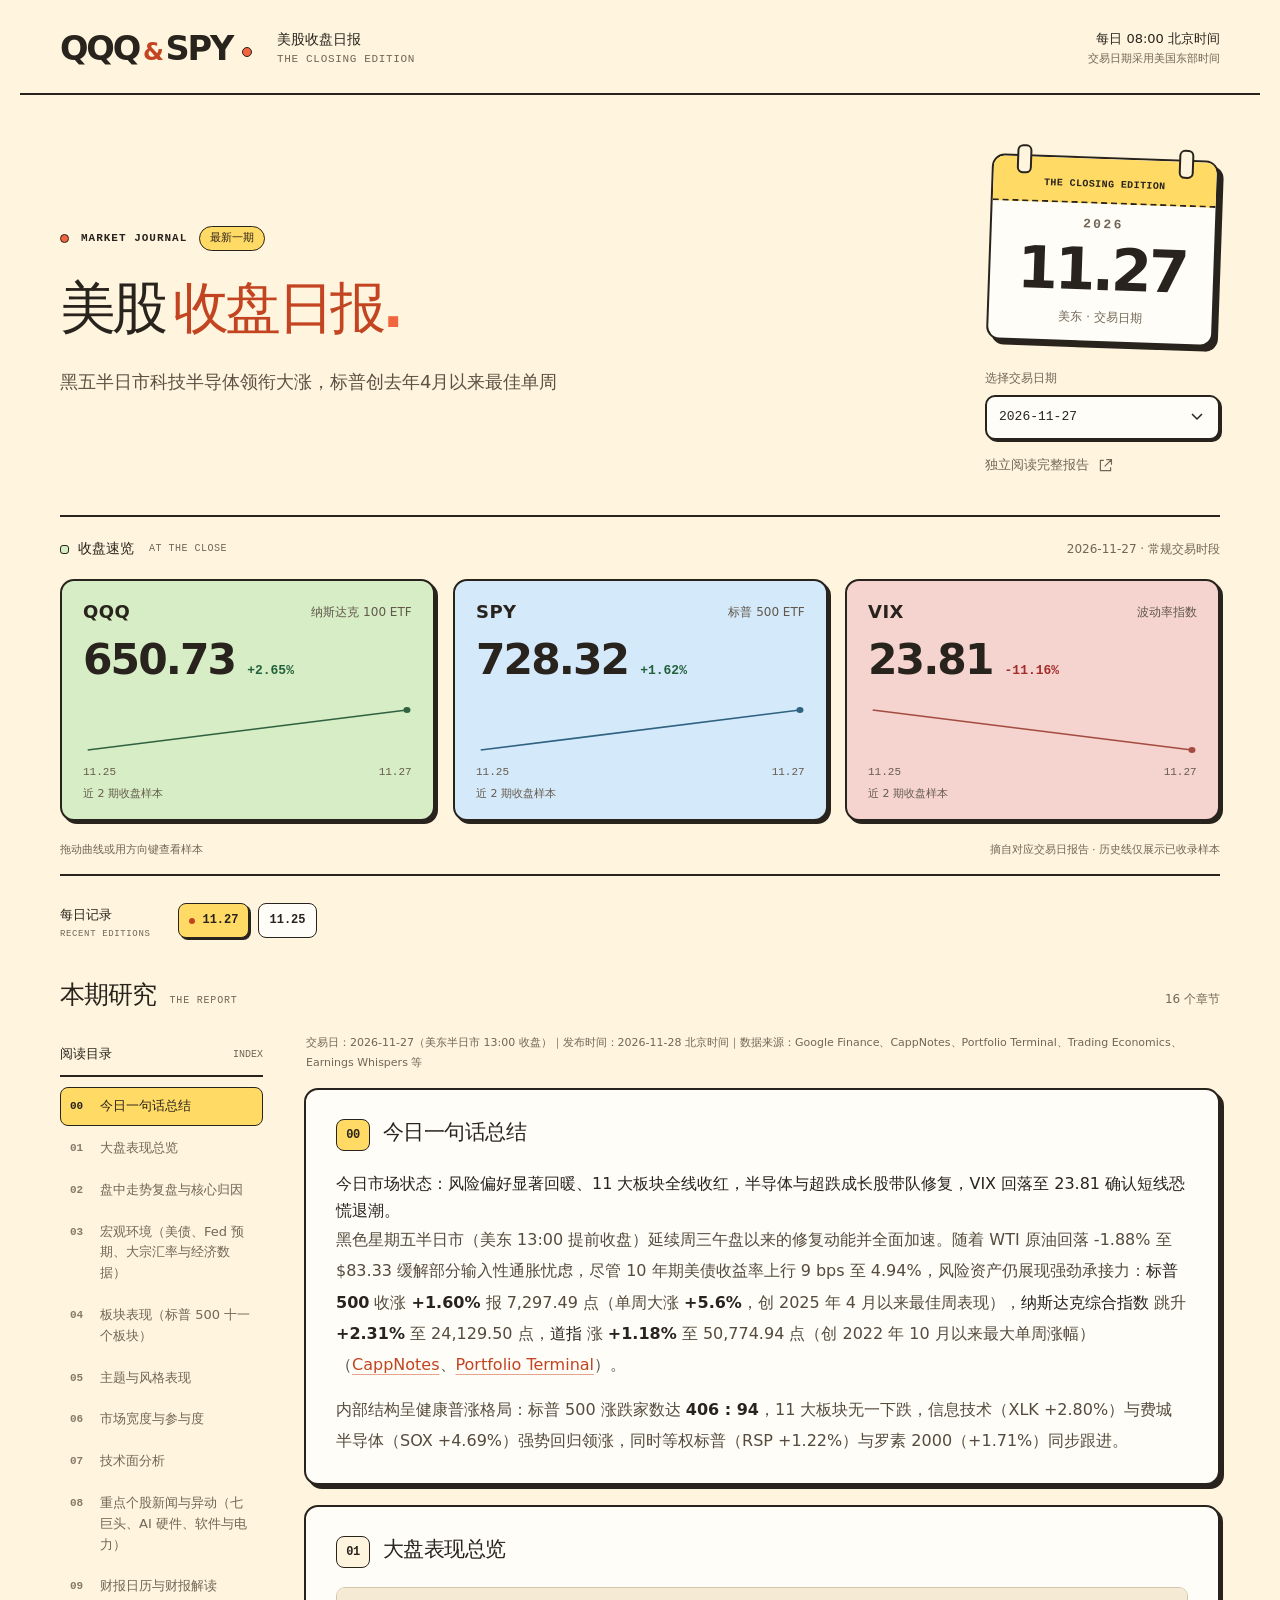
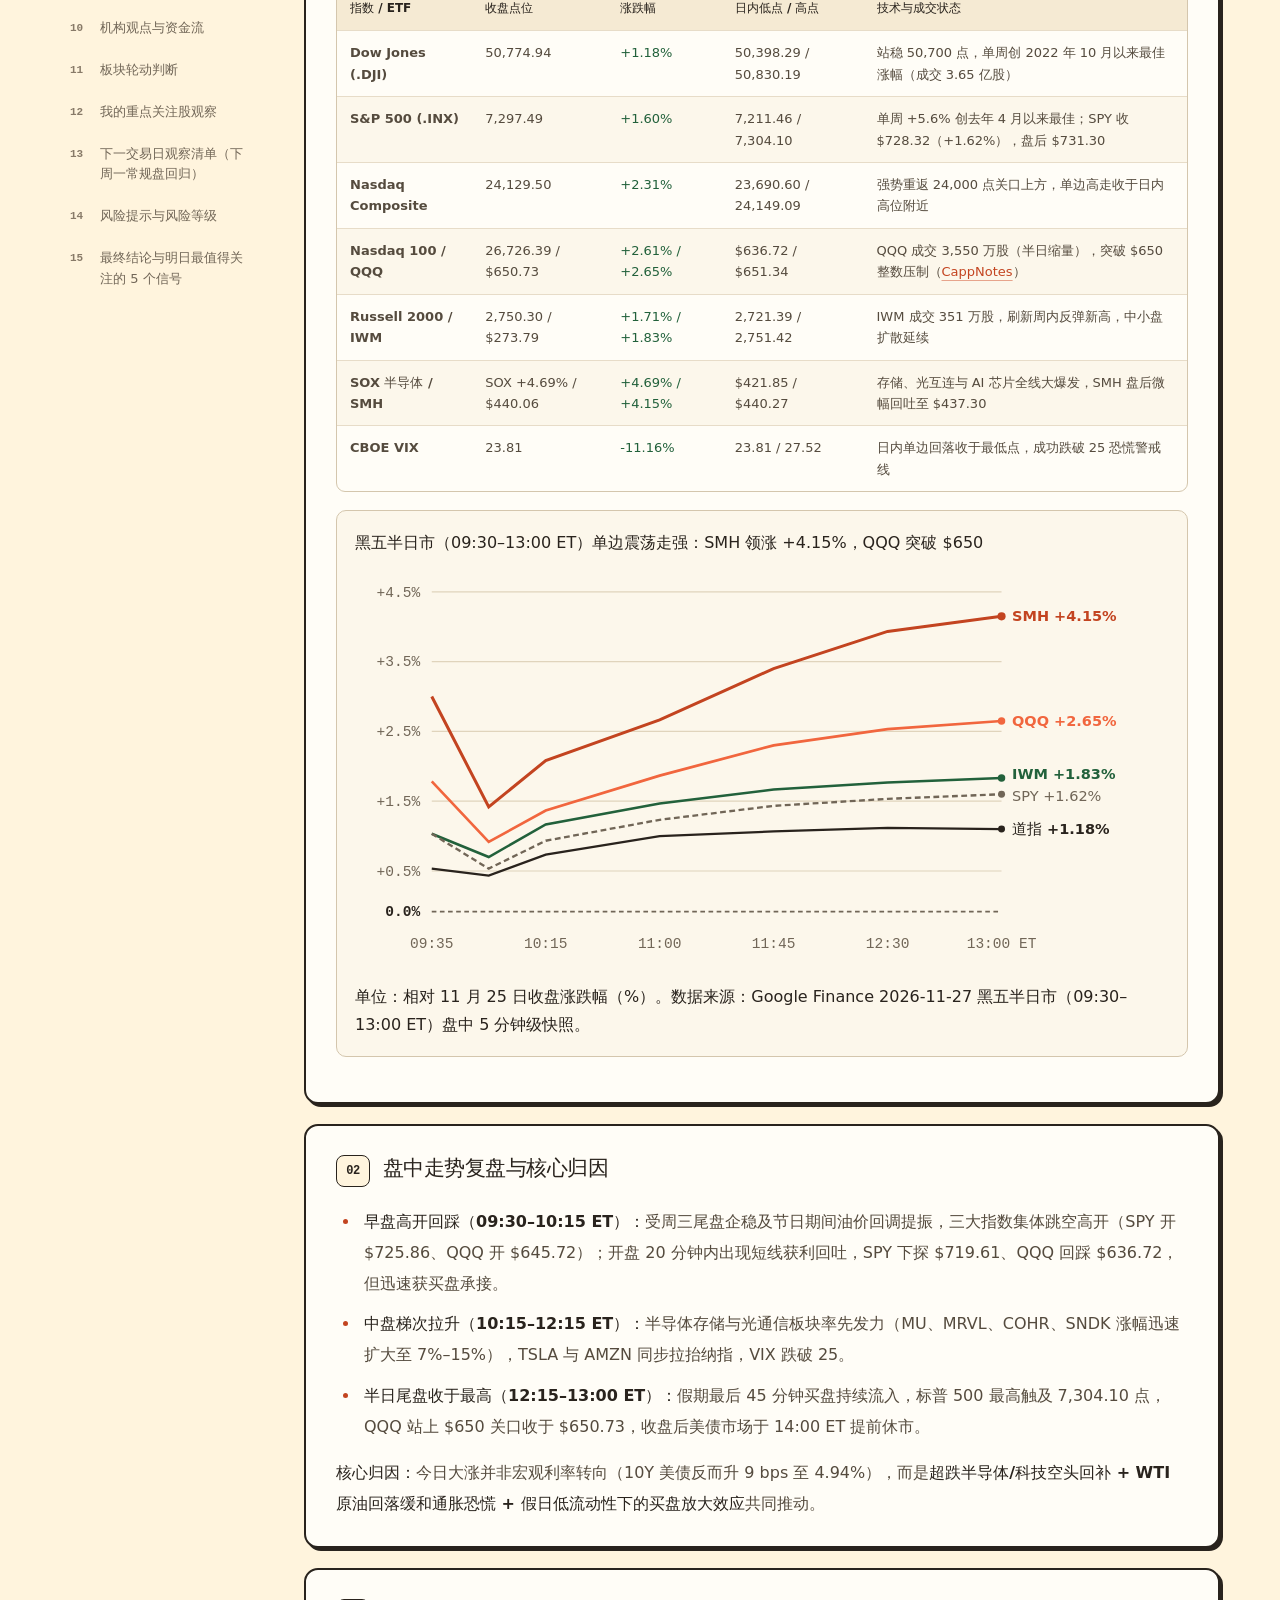
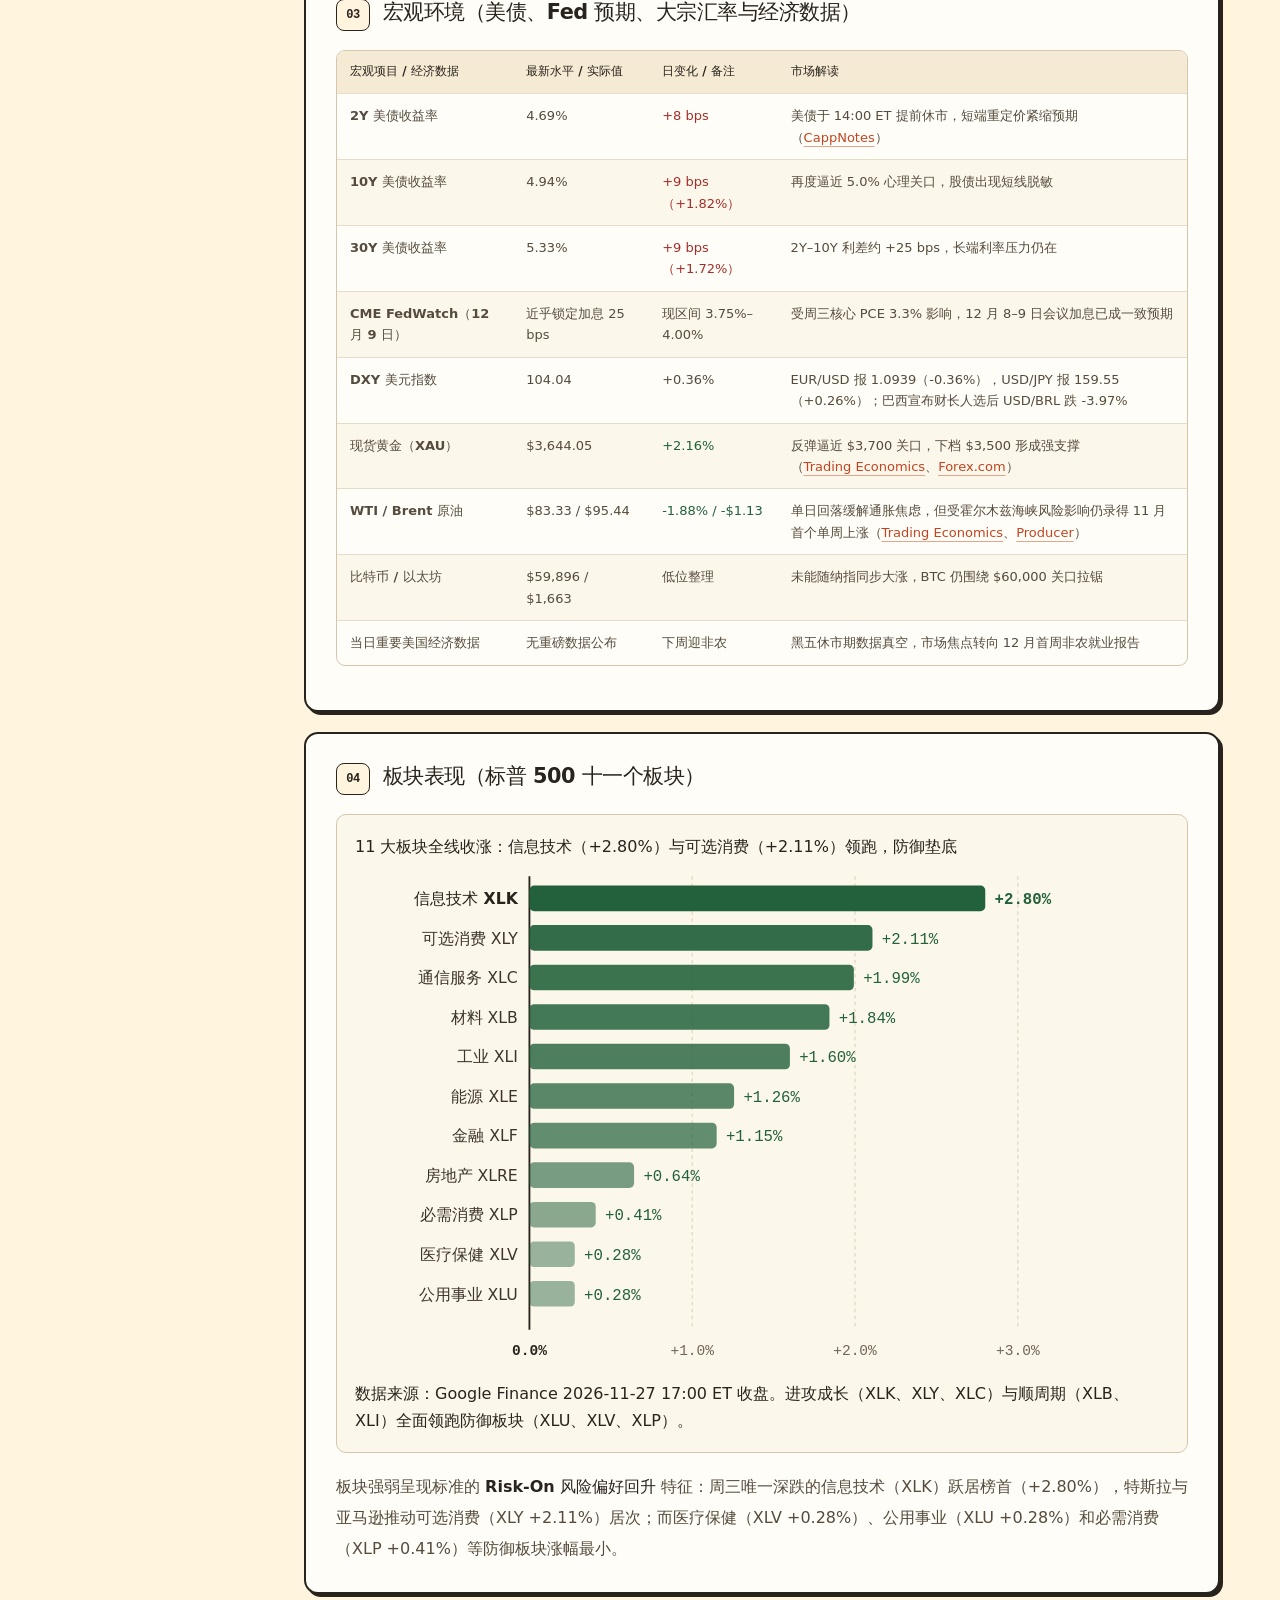
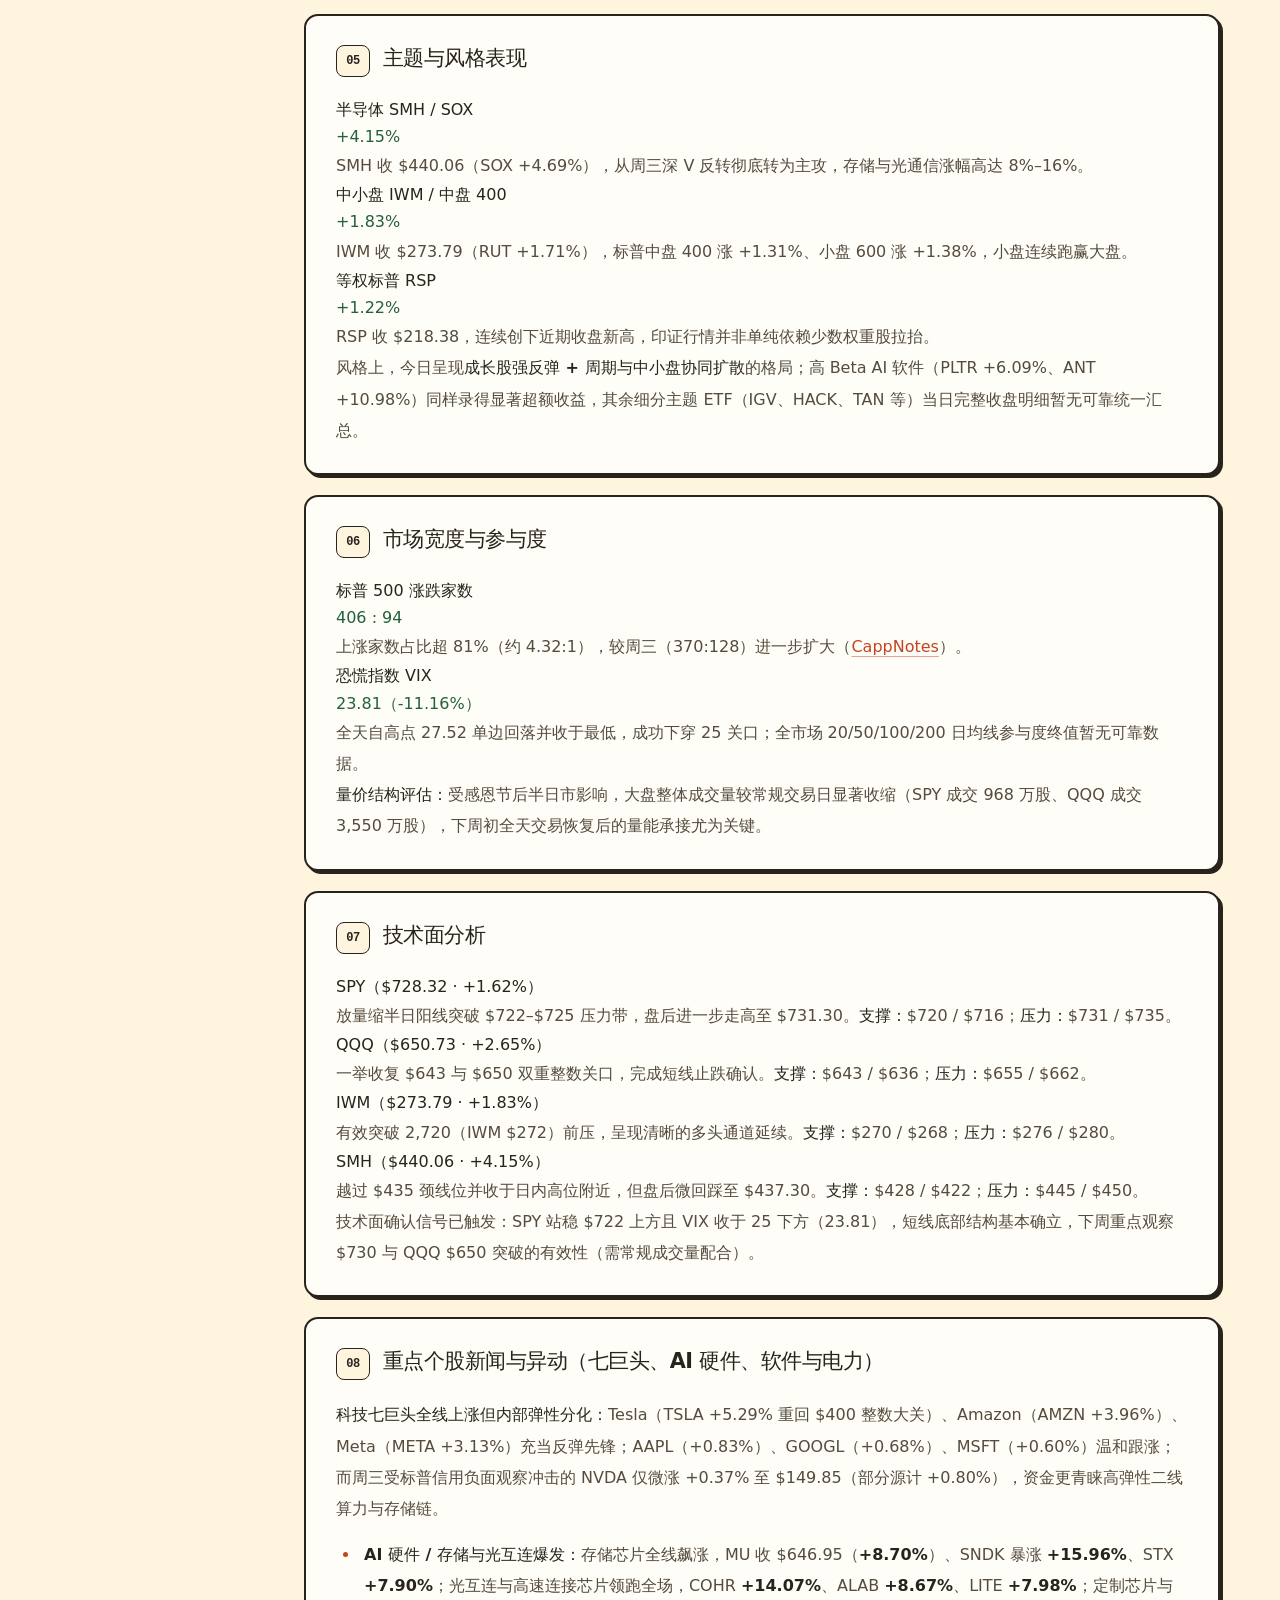
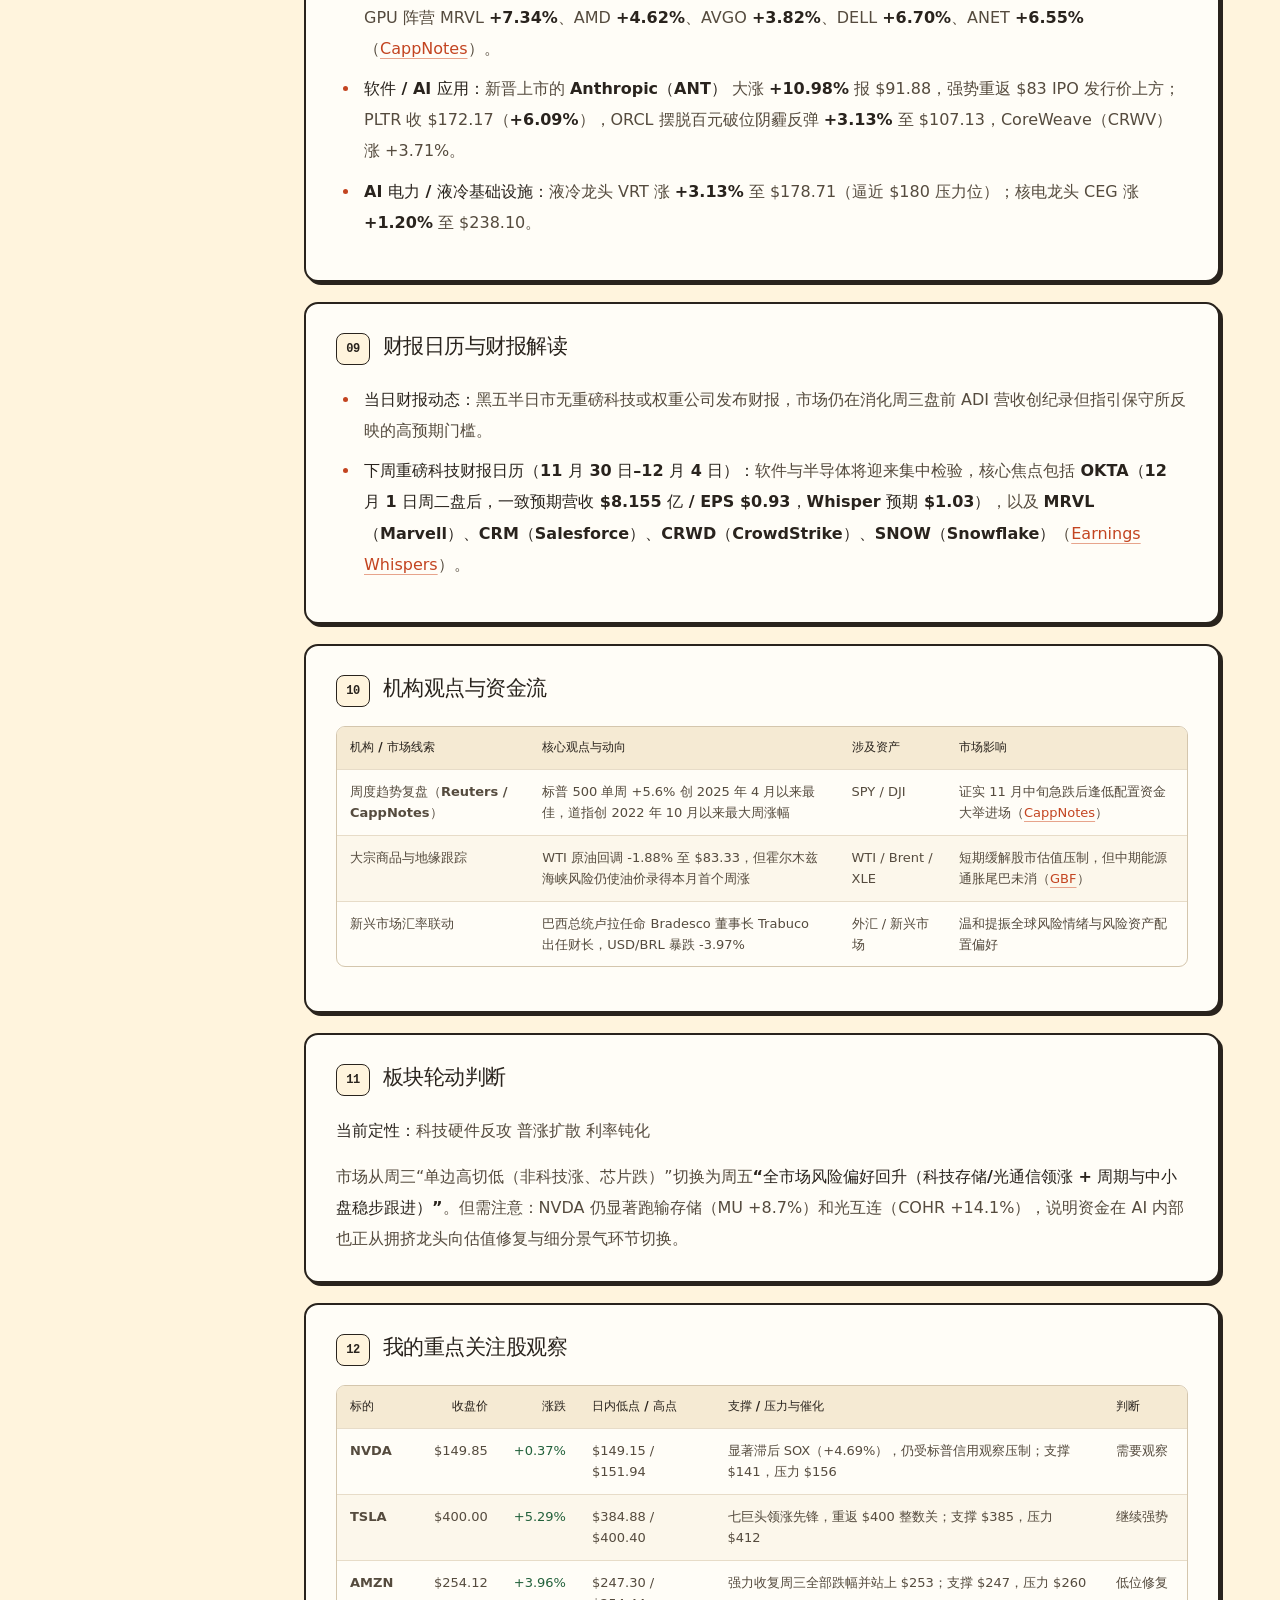
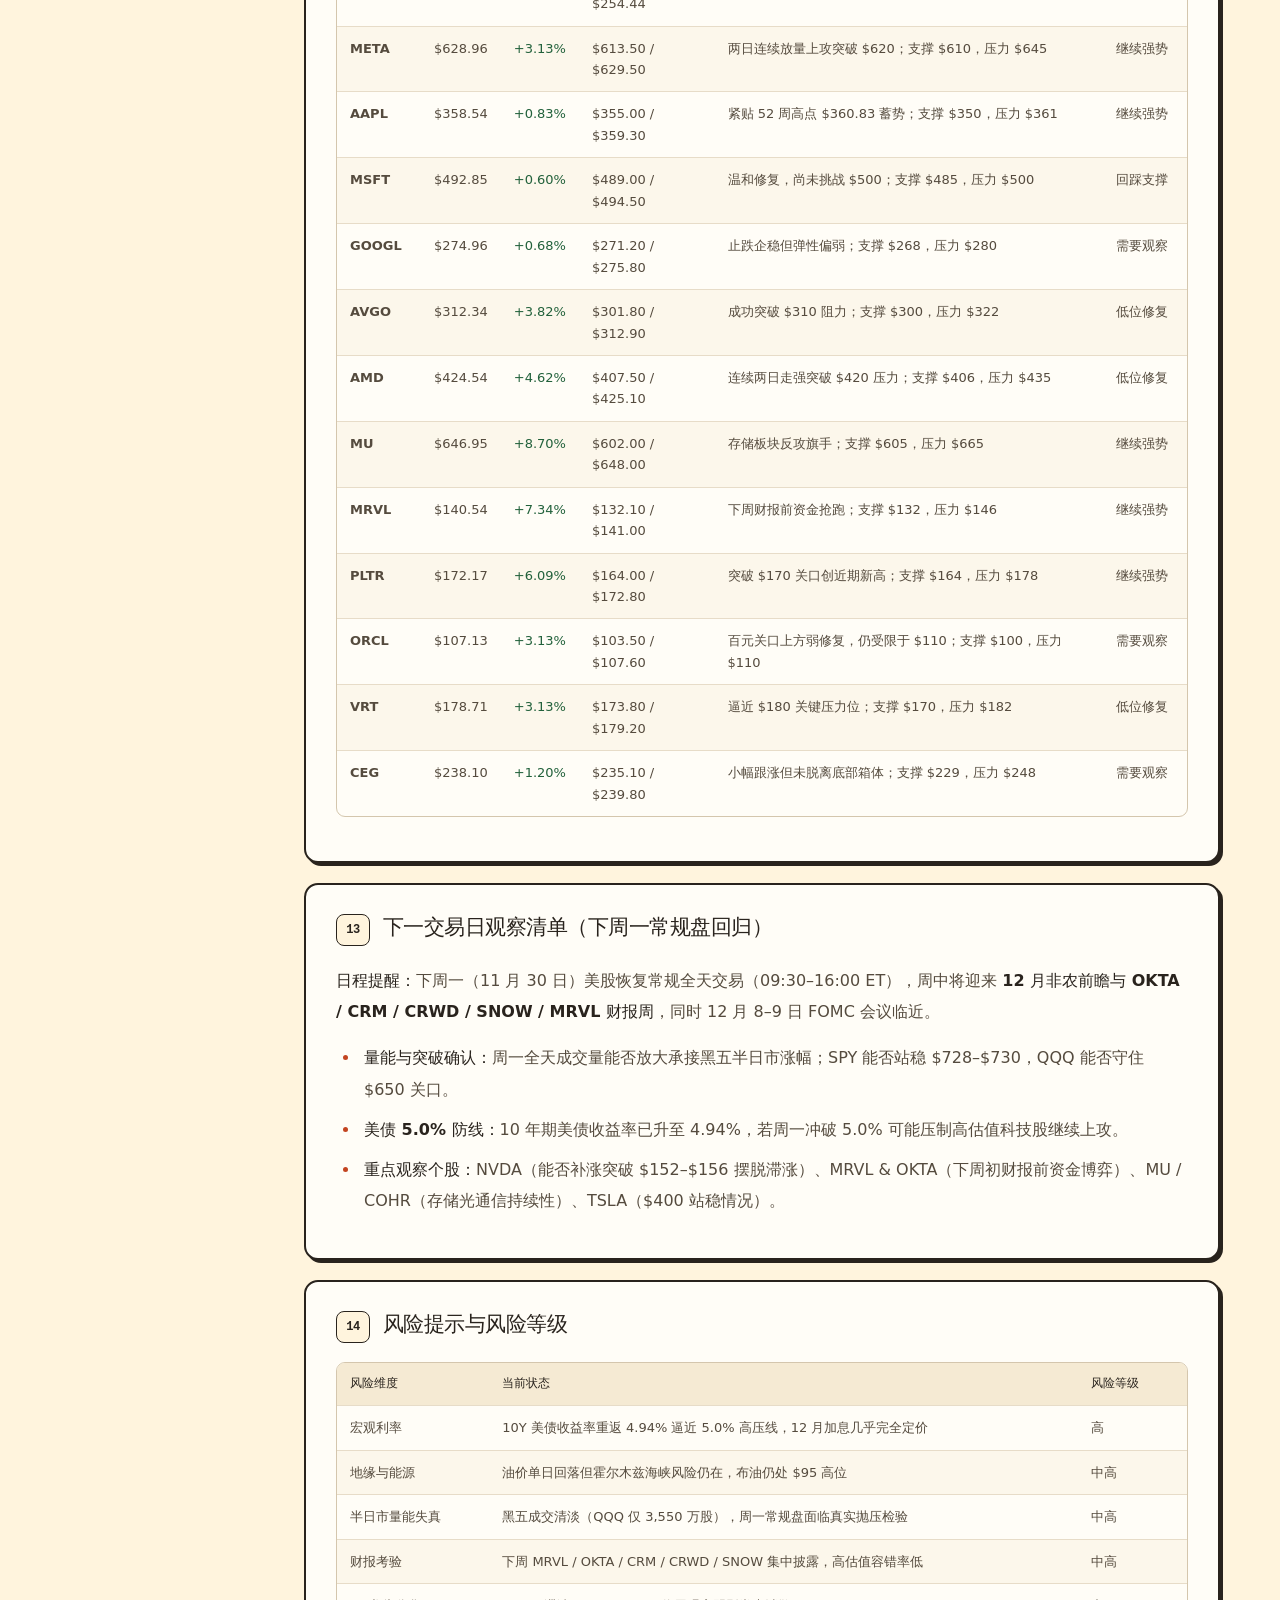
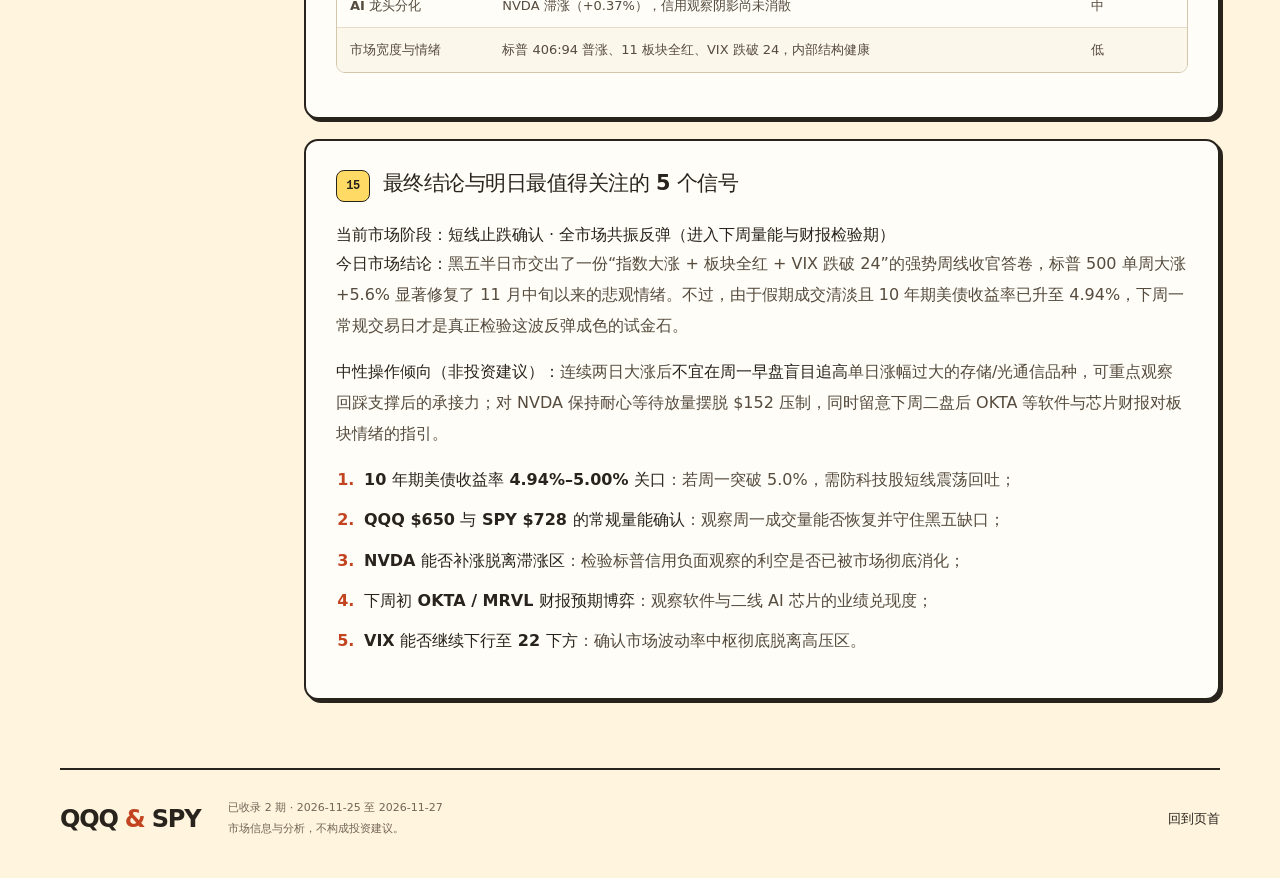
<file: index.html>
<!doctype html>
<html lang="zh-CN"><head>
<meta charset="utf-8"><meta name="viewport" content="width=device-width,initial-scale=1"><title>QQQ & SPY · 美股收盘日报</title>
<meta name="description" content="中文美股收盘日报。每日收盘复盘，市场数据、宏观脉络与历史报告。"><meta name="theme-color" content="#fff4dd">
<link rel="icon" type="image/svg+xml" href="favicon.svg"><link rel="stylesheet" href="style.css"><script src="app.js" defer></script>
</head><body>
<a class="skip" href="#report-body">跳至报告正文</a><div class="reading-progress" aria-hidden="true"><span id="progress"></span></div>
<header class="masthead"><div class="masthead-inner">
<a class="brand" href="./" aria-label="QQQ and SPY 首页">QQQ<span class="amp">&</span>SPY<span class="brand-mark" aria-hidden="true"></span></a>
<div class="publication">美股收盘日报<span>THE CLOSING EDITION</span></div><div class="schedule">每日 08:00 北京时间<span>交易日期采用美国东部时间</span></div>
</div></header>
<main class="shell">
<section class="edition" aria-labelledby="edition-title"><div class="edition-intro">
<p class="eyebrow"><span class="edition-line"></span><span class="journal-label">MARKET JOURNAL</span><span class="issue" id="issue">最新一期</span></p>
<h1 id="edition-title">美股<span>收盘日报</span><b class="title-dot" aria-hidden="true">.</b></h1><p class="headline" id="headline">正在读取最新报告…</p>
</div><div class="edition-meta"><div class="date-display" aria-hidden="true"><span class="calendar-kicker">THE CLOSING EDITION</span><span id="year">—</span><strong id="day">—</strong><span class="calendar-caption">美东 · 交易日期</span></div>
<label for="date">选择交易日期</label><div class="select-wrap"><select id="date" aria-label="选择交易日期" disabled><option>正在加载</option></select><svg viewBox="0 0 20 20" width="20" height="20" aria-hidden="true"><path d="m5 7 5 5 5-5" fill="none" stroke="currentColor" stroke-width="1.5"/></svg></div>
<a class="text-link" id="full" href="#report-body" target="_blank" rel="noopener">独立阅读完整报告 <svg viewBox="0 0 20 20" width="17" height="17" aria-hidden="true"><path d="M11 3h6v6M17 3l-8 8M8 4H4v12h12v-4" fill="none" stroke="currentColor" stroke-width="1.4"/></svg></a>
</div></section>
<section class="market-board" aria-label="收盘行情摘要"><div class="board-heading"><span><b class="board-dot" aria-hidden="true"></b>收盘速览 <small>AT THE CLOSE</small></span><span id="market-date">收盘数据</span></div>
<div class="quotes" id="quotes" aria-busy="true"><p class="board-loading">正在读取收盘行情…</p></div><div class="board-note"><span id="chart-instructions">拖动曲线或用方向键查看样本</span><span>摘自对应交易日报告 · 历史线仅展示已收录样本</span></div></section>
<section class="archive-bar" aria-label="最近日报"><div class="archive-label">每日记录 <span>RECENT EDITIONS</span></div><nav id="recent-dates" aria-label="最近交易日期"></nav></section>
<div class="report-heading"><h2>本期研究<span>THE REPORT</span></h2><span id="section-count"></span></div>
<div class="report-layout"><aside class="contents" id="contents" hidden><div class="contents-heading">阅读目录 <span>INDEX</span></div><div class="mobile-reading"><span id="reading-position"></span><span>滑动目录 →</span></div><nav id="toc" aria-label="报告目录"></nav></aside><article class="report-body" id="report-body" tabindex="-1" aria-busy="true"><p class="loading-copy" role="status">正在打开报告…</p></article></div>
<p class="sr-only" id="announce" role="status" aria-live="polite"></p>
<footer><div class="footer-wordmark">QQQ <i>&</i> SPY</div><div><p id="archive-count">每日市场记录</p><p>市场信息与分析，不构成投资建议。</p></div><a href="#" class="text-link">回到页首</a></footer>
</main></body></html>
</file>
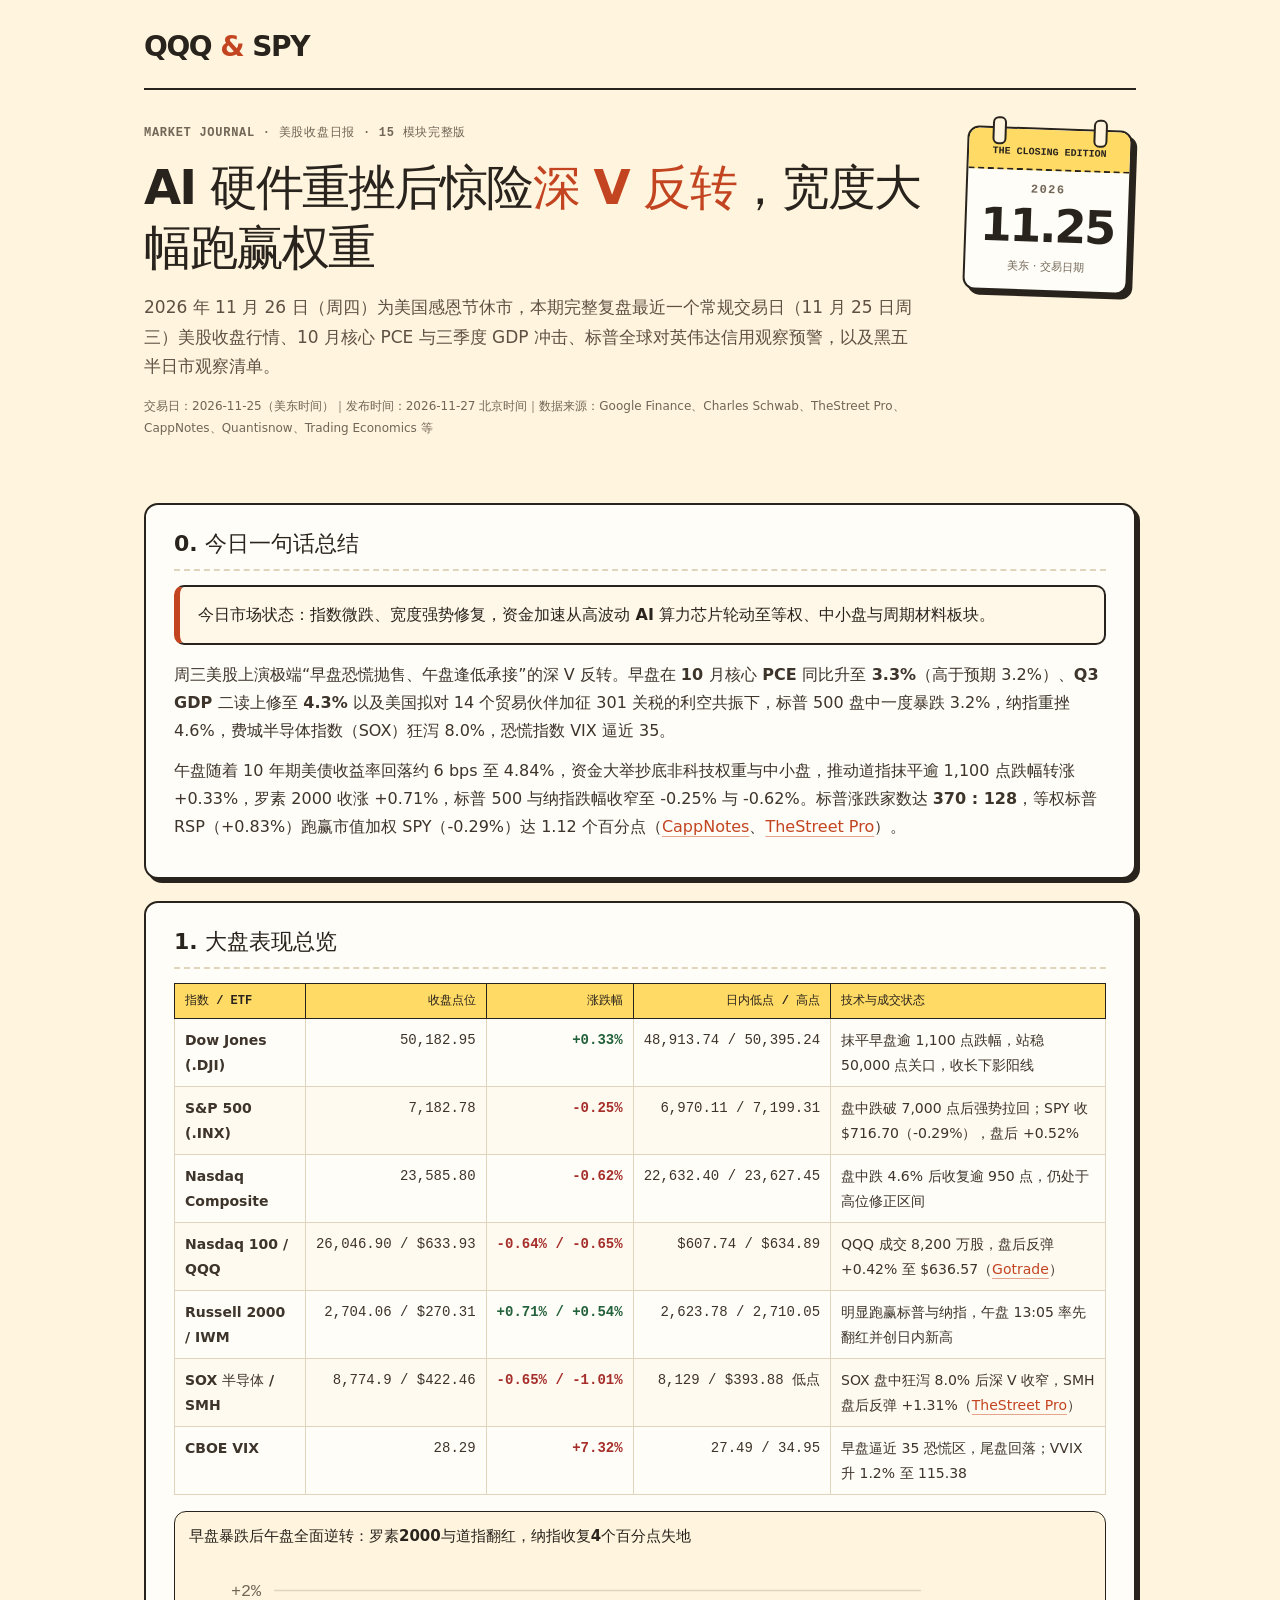
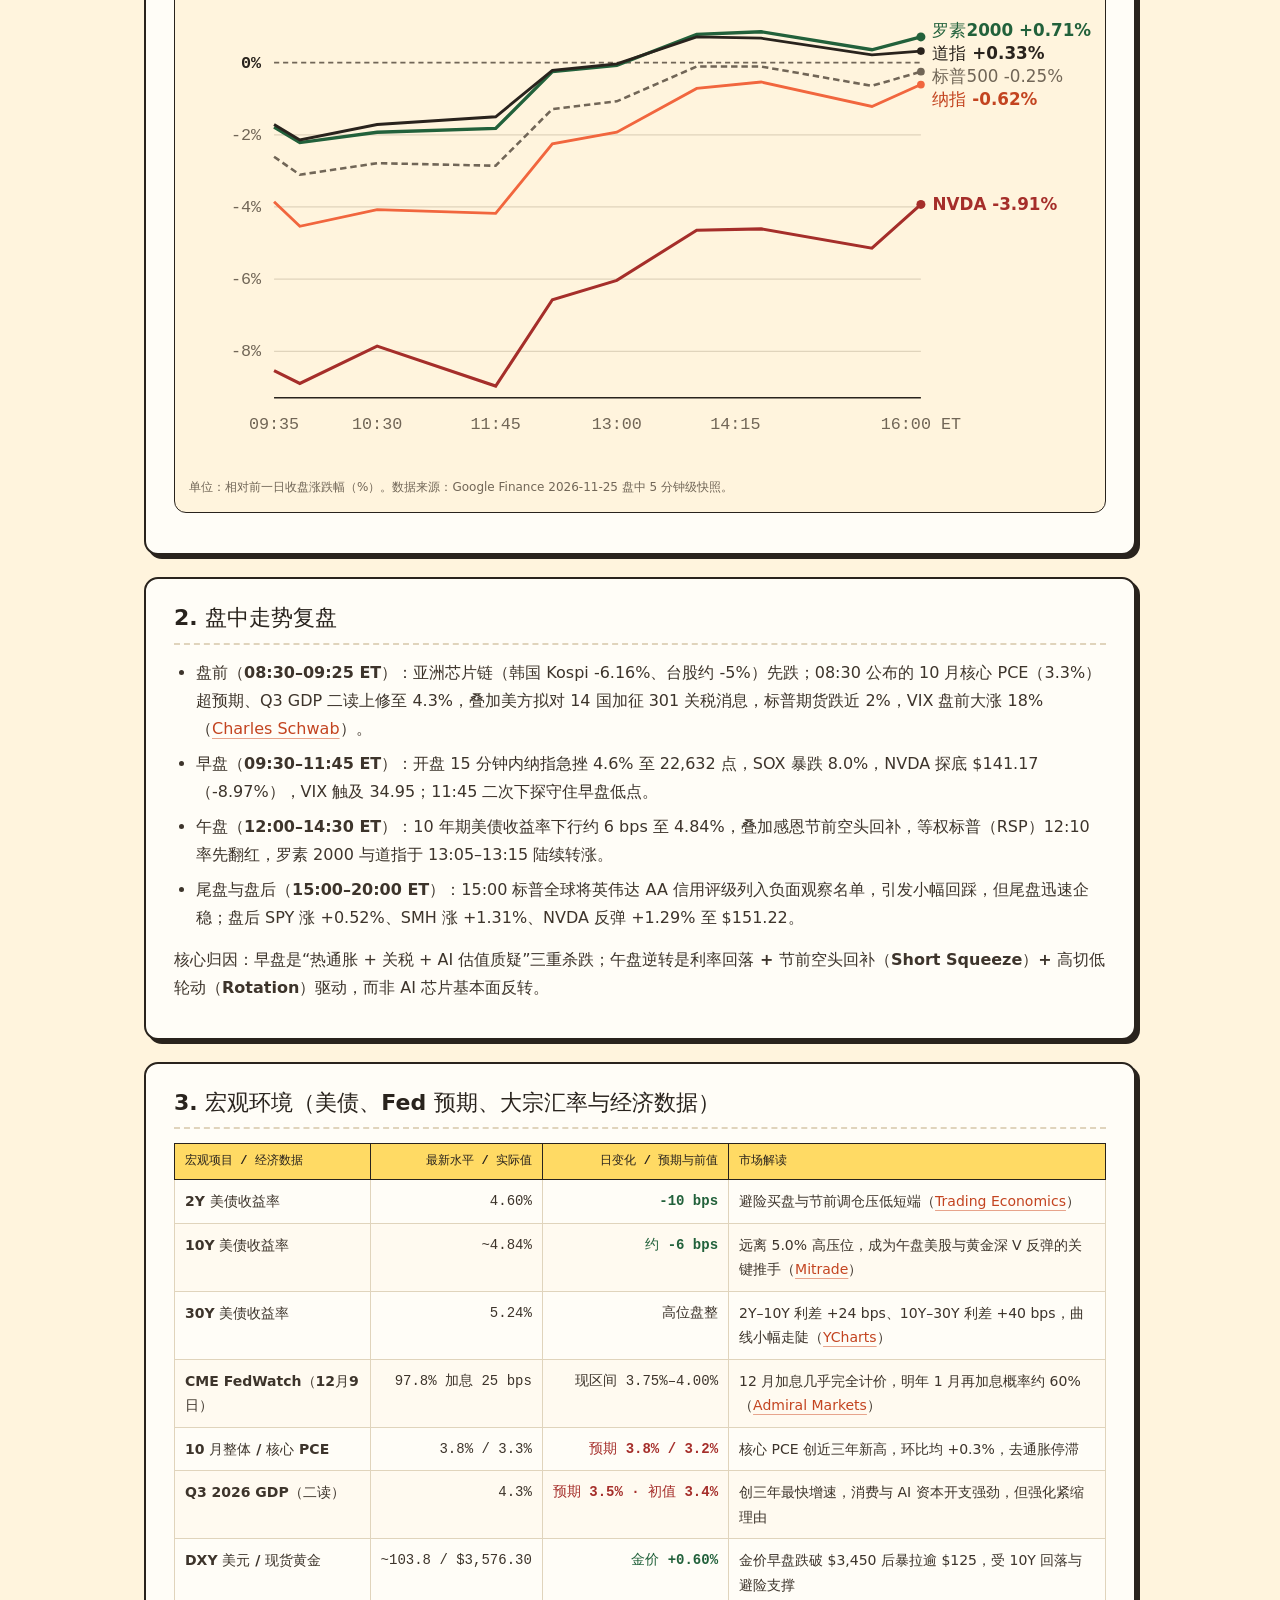
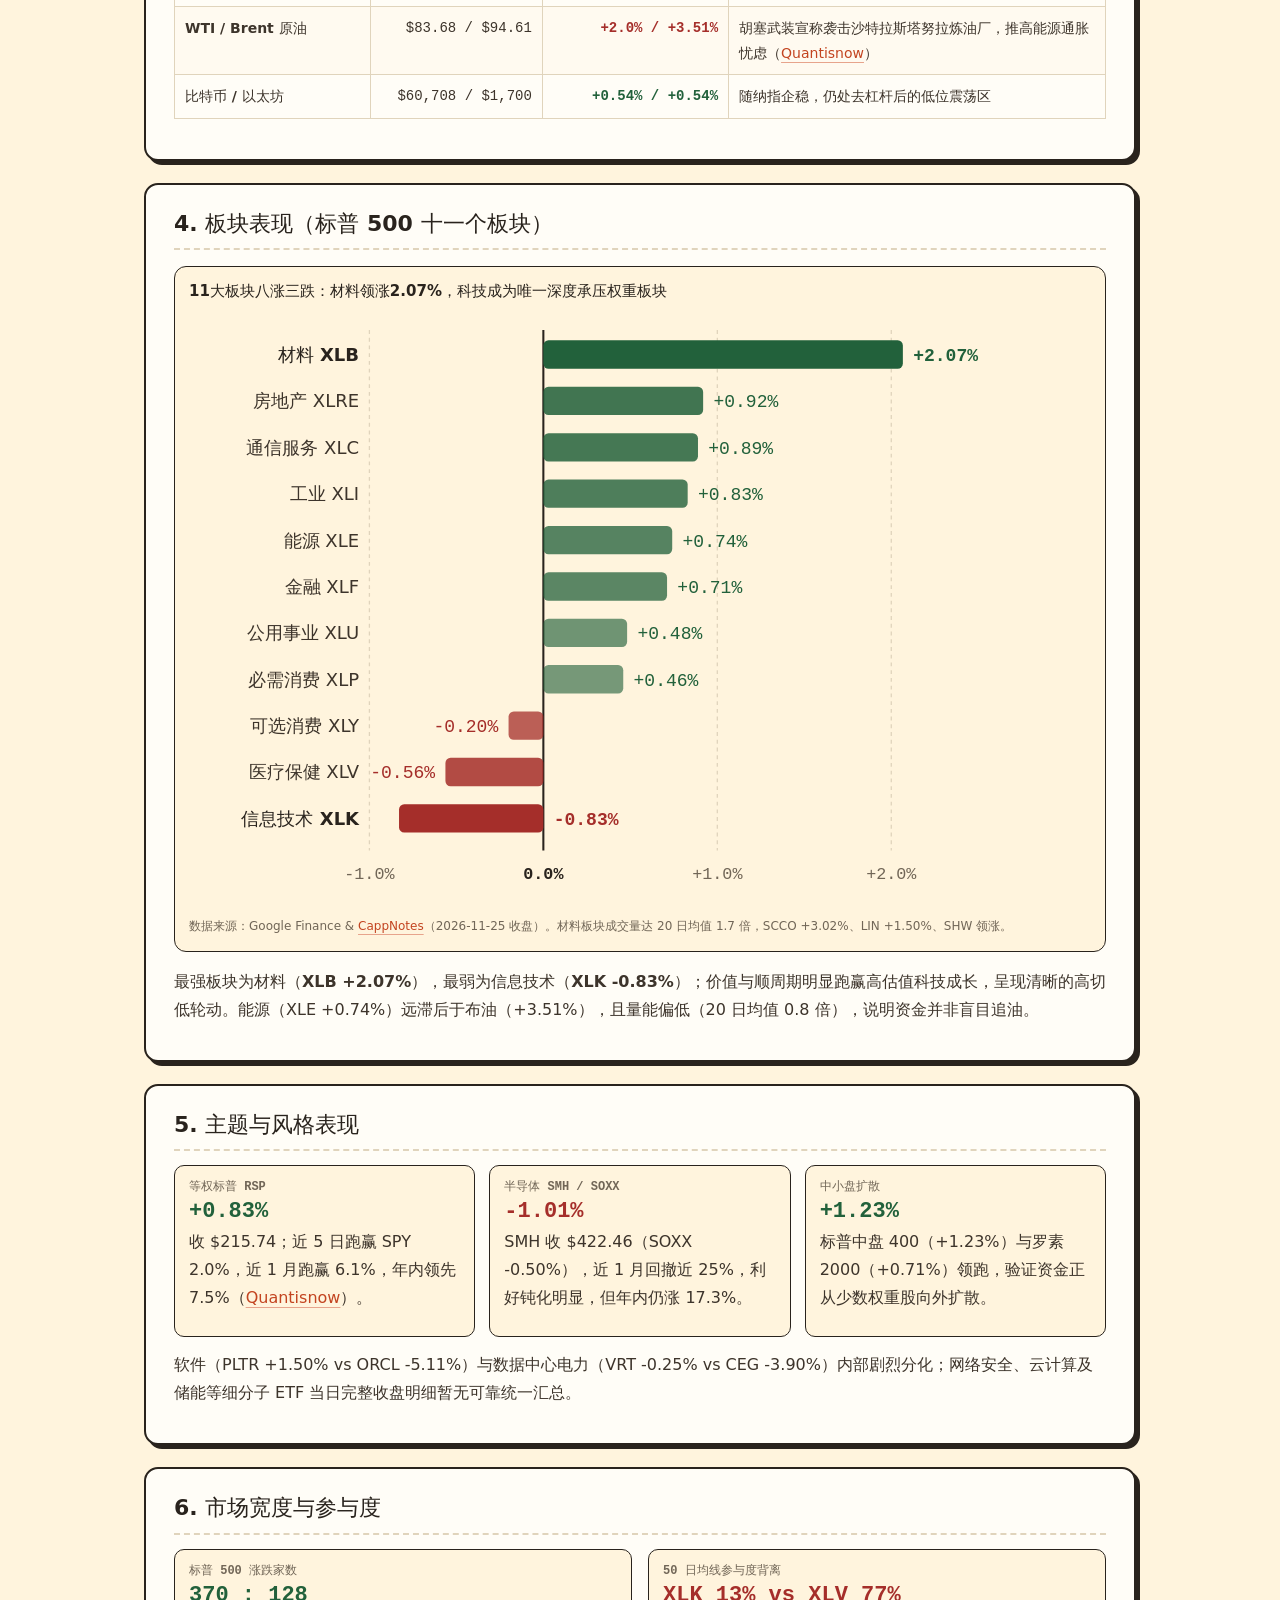
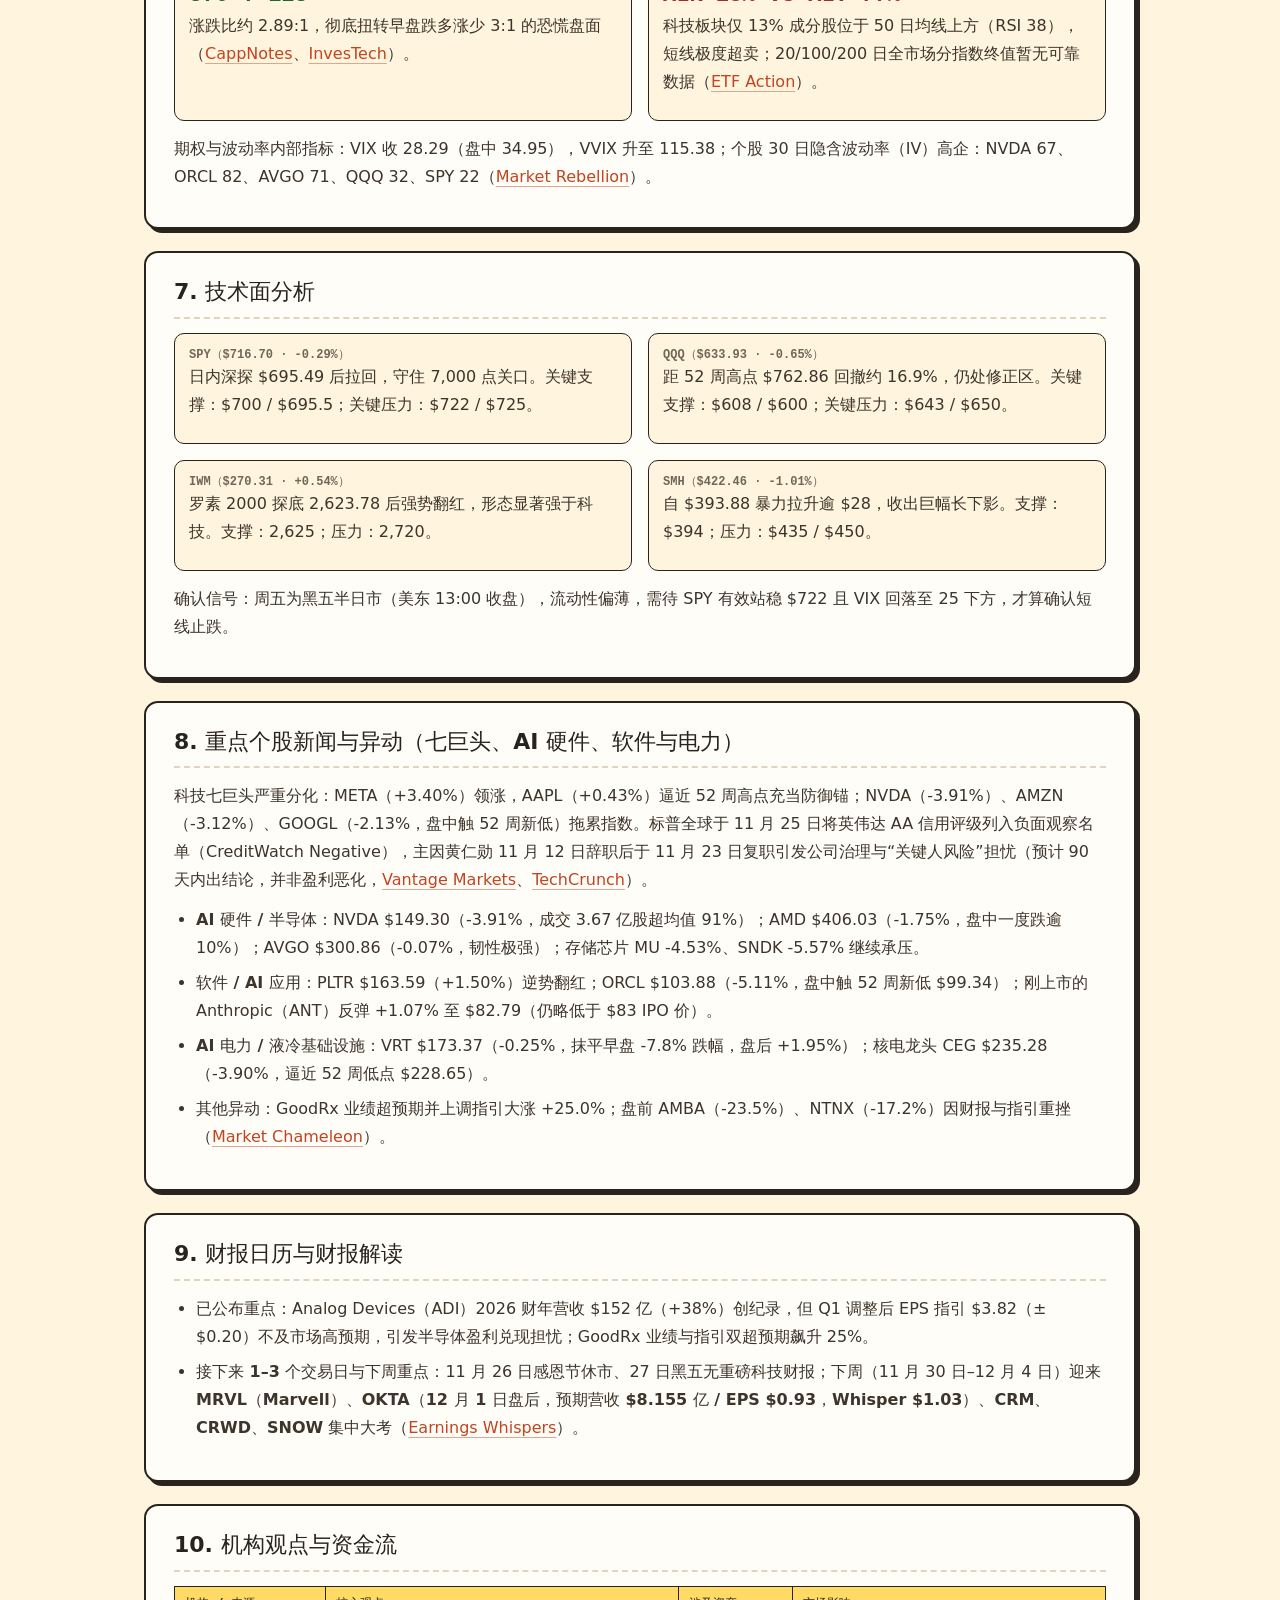
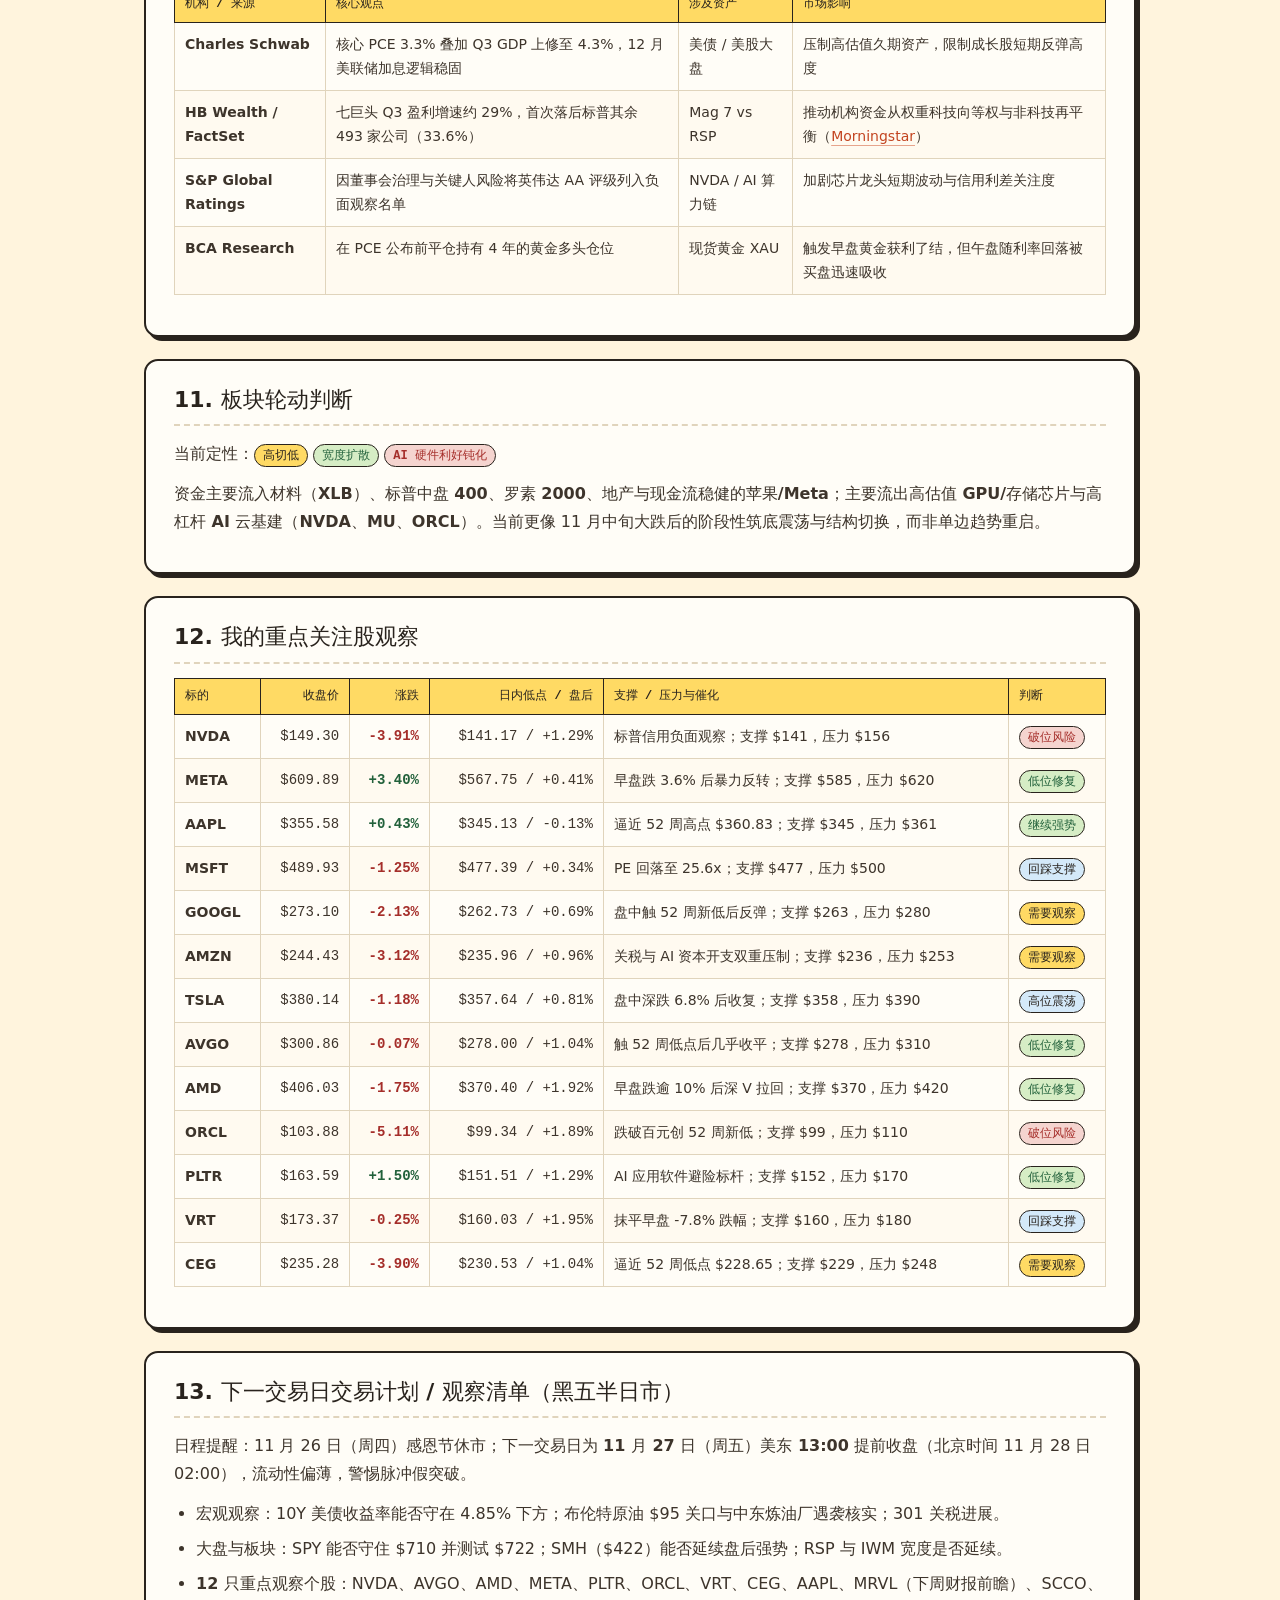
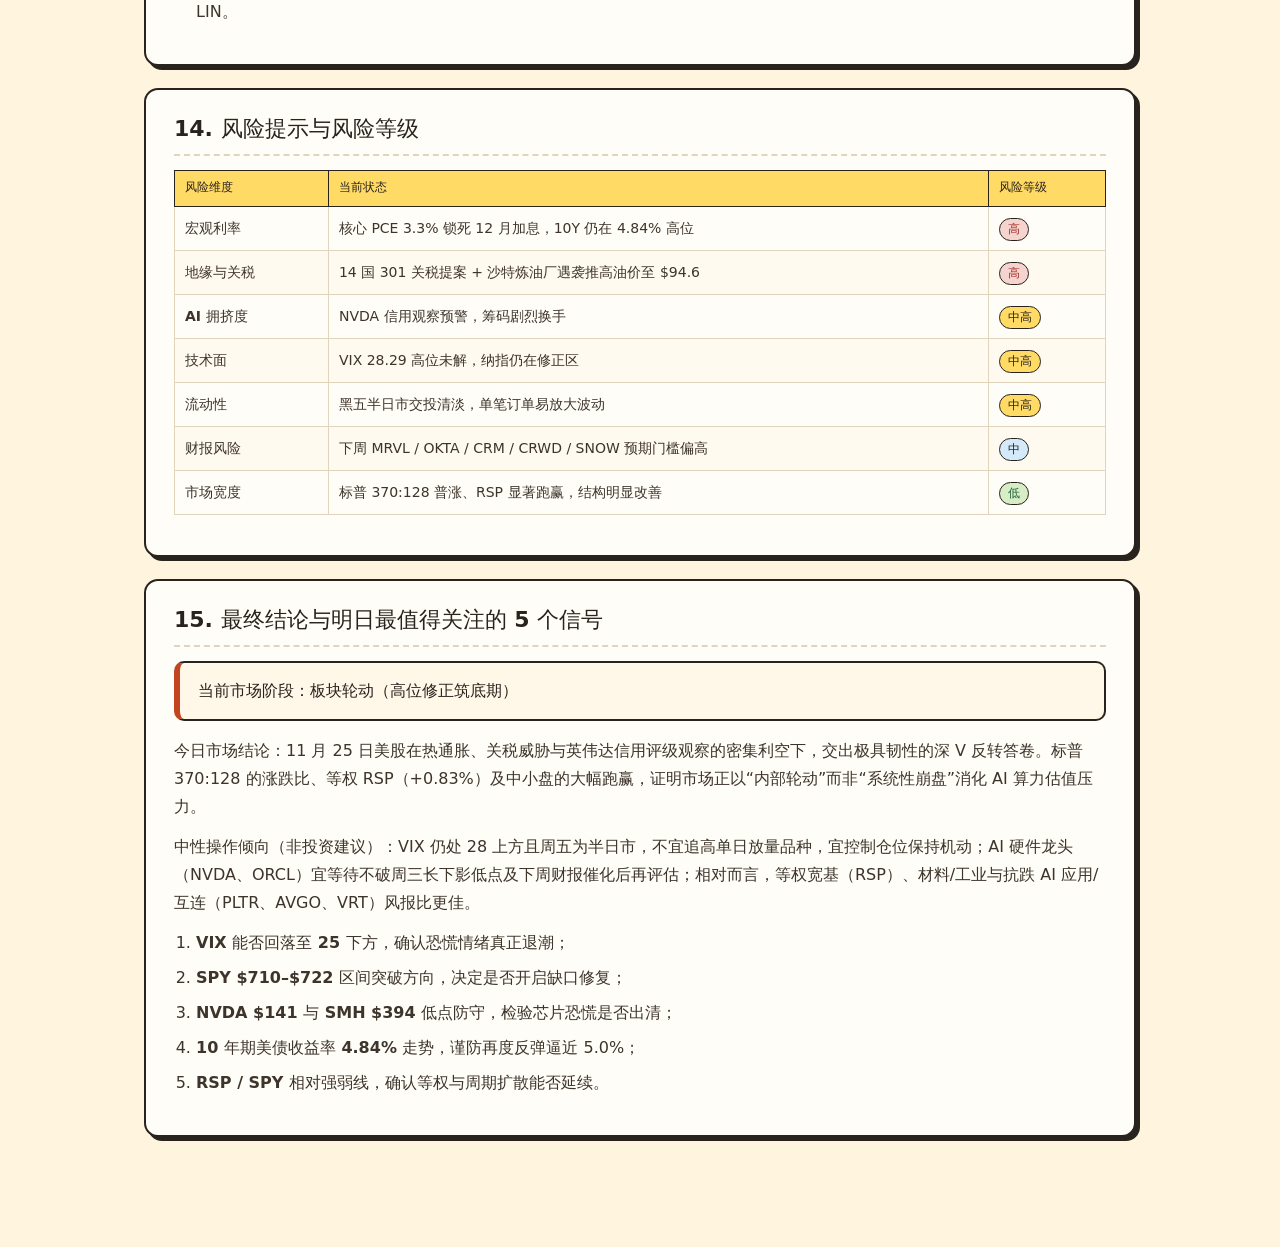
<file: reports/2026-11-25.html>
<!doctype html>
<html lang="zh-CN">
<head>
<meta charset="utf-8">
<meta name="viewport" content="width=device-width,initial-scale=1">
<title>美股收盘日报｜2026-11-25</title>
<style>
:root{
  --paper:#fff4dd; --card:#fffdf7; --ink:#29231d; --muted:#716657;
  --line:#e0d4bc; --accent:#c34420; --orange:#f1663e; --sun:#ffda64;
  --mint:#d6edc5; --sky:#d4e9f9; --rose:#f5d4cf;
  --positive:#22613b; --negative:#a52e2a;
  --mono:"Cascadia Code","Consolas",ui-monospace,monospace;
  --display:"Arial Rounded MT Bold","Trebuchet MS","Microsoft YaHei",system-ui,sans-serif;
  font-family:"Segoe UI","Microsoft YaHei",system-ui,sans-serif;
  color:var(--ink); background:var(--paper); font-synthesis:none;
}
*{box-sizing:border-box}
html{scroll-behavior:smooth;scroll-padding-top:86px}
body{margin:0;line-height:1.75;-webkit-font-smoothing:antialiased;background:var(--paper);color:var(--ink)}
main{max-width:1060px;margin:0 auto;padding:30px 34px 64px}
a{color:var(--accent);text-underline-offset:4px;text-decoration-color:#e7a48c;overflow-wrap:anywhere}
a:hover{text-decoration-color:var(--accent)}
::selection{background:var(--sun);color:var(--ink)}
.site-brand{display:inline-flex;align-items:baseline;gap:9px;color:var(--ink);font:900 28px/1.2 var(--display);letter-spacing:-.05em;text-decoration:none;margin-bottom:24px}
.site-brand span{color:var(--accent)}
header{position:relative;border-top:2px solid var(--ink);padding:34px 215px 30px 0;min-height:240px}
.eyebrow{font:700 12px/1.6 var(--mono);letter-spacing:.06em;color:var(--muted)}
h1{font:900 clamp(30px,4.2vw,48px)/1.25 var(--display);letter-spacing:-.04em;margin:14px 0 16px}
h1 span{color:var(--accent)}
.deck{font-size:17px;line-height:1.75;color:#5e5144;margin:0 0 14px}
.meta{font-size:12px;line-height:1.8;color:var(--muted)}
.date-card{position:absolute;right:6px;top:38px;width:165px;background:var(--card);border:2px solid var(--ink);border-radius:12px;box-shadow:5px 5px 0 var(--ink);text-align:center;transform:rotate(2deg);display:flex;flex-direction:column}
.date-card:before,.date-card:after{content:"";position:absolute;top:-12px;width:10px;height:24px;border:2px solid var(--ink);border-radius:6px;background:var(--paper)}
.date-card:before{left:23px}.date-card:after{right:23px}
.date-card small{border-bottom:2px dashed var(--ink);border-radius:10px 10px 0 0;background:var(--sun);padding:16px 7px 9px;font:700 10px/1.4 var(--mono)}
.date-card .calendar-year{font:600 12px var(--mono);letter-spacing:.12em;color:var(--muted);padding-top:12px}
.date-card strong{font:900 46px/1.3 var(--display);letter-spacing:-.05em;font-variant-numeric:tabular-nums}
.date-card .calendar-caption{font-size:11px;color:var(--muted);padding:0 5px 14px}
main > section{background:var(--card);border:2px solid var(--ink);border-radius:14px;box-shadow:4px 4px 0 var(--ink);padding:24px 28px;margin:22px 0}
h2{font:800 22px/1.35 var(--display);margin:0 0 14px;padding-bottom:10px;border-bottom:2px dashed var(--line);color:var(--ink)}
h3{font:700 16px/1.4 var(--display);margin:18px 0 8px;color:var(--ink)}
p{margin:0 0 12px;color:#3d342b}
ul,ol{margin:8px 0 14px;padding-left:22px;color:#3d342b}
li{margin-bottom:7px}
.callout{background:#fff8e8;border:2px solid var(--ink);border-left:6px solid var(--accent);border-radius:10px;padding:14px 18px;margin:12px 0 16px;font-weight:600;color:var(--ink)}
.grid-2{display:grid;grid-template-columns:repeat(2,minmax(0,1fr));gap:16px;margin:14px 0}
.grid-3{display:grid;grid-template-columns:repeat(3,minmax(0,1fr));gap:14px;margin:14px 0}
.mini-card{background:var(--paper);border:1.5px solid var(--ink);border-radius:10px;padding:12px 14px}
.mini-card .k{font:700 12px var(--mono);color:var(--muted)}
.mini-card .v{font:800 22px var(--mono);margin:4px 0}
.table-wrap{width:100%;overflow-x:auto;margin:12px 0 16px}
table{width:100%;border-collapse:collapse;font-size:14px;background:var(--card)}
th{background:var(--sun);color:var(--ink);font:700 12px/1.4 var(--mono);text-align:left;padding:9px 10px;border:1.5px solid var(--ink);white-space:nowrap}
td{padding:9px 10px;border:1.5px solid var(--line);vertical-align:top;color:#3d342b}
tr:nth-child(even) td{background:#fffaf0}
.num{text-align:right;font-family:var(--mono);white-space:nowrap}
.pos{color:var(--positive);font-weight:700}
.neg{color:var(--negative);font-weight:700}
.pill{display:inline-block;padding:2px 8px;border-radius:999px;font:700 12px var(--mono);border:1.5px solid var(--ink);white-space:nowrap}
.pill-up{background:var(--mint);color:var(--positive)}
.pill-dn{background:var(--rose);color:var(--negative)}
.pill-mid{background:var(--sky);color:var(--ink)}
.pill-warn{background:var(--sun);color:var(--ink)}
.chart{margin:16px 0;padding:14px;background:var(--paper);border:1.5px solid var(--ink);border-radius:12px;overflow-x:auto}
.chart-title{font:700 15px/1.4 var(--display);margin:0 0 10px;color:var(--ink)}
.chart-cap{font-size:12px;color:var(--muted);margin-top:8px}
@media (max-width:780px){
  main{padding:18px 16px 48px}
  header{padding:24px 0 20px;min-height:auto}
  .date-card{position:static;margin:16px 0 0;transform:none}
  .grid-2,.grid-3{grid-template-columns:1fr}
  main > section{padding:18px 16px}
}
</style>
</head>
<body>
<main>
  <a class="site-brand" href="../">QQQ<span>&amp;</span>SPY</a>
  <header>
    <p class="eyebrow">MARKET JOURNAL · 美股收盘日报 · 15 模块完整版</p>
    <h1>AI 硬件重挫后惊险<span>深 V 反转</span>，宽度大幅跑赢权重</h1>
    <p class="deck">2026 年 11 月 26 日（周四）为美国感恩节休市，本期完整复盘最近一个常规交易日（11 月 25 日周三）美股收盘行情、10 月核心 PCE 与三季度 GDP 冲击、标普全球对英伟达信用观察预警，以及黑五半日市观察清单。</p>
    <p class="meta">交易日：2026-11-25（美东时间）｜发布时间：2026-11-27 北京时间｜数据来源：Google Finance、Charles Schwab、TheStreet Pro、CappNotes、Quantisnow、Trading Economics 等</p>
    <div class="date-card">
      <small>THE CLOSING EDITION</small>
      <span class="calendar-year">2026</span>
      <strong>11.25</strong>
      <span class="calendar-caption">美东 · 交易日期</span>
    </div>
  </header>

  <section id="sec-0">
    <h2>0. 今日一句话总结</h2>
    <div class="callout">今日市场状态：指数微跌、宽度强势修复，资金加速从高波动 AI 算力芯片轮动至等权、中小盘与周期材料板块。</div>
    <p>周三美股上演极端“早盘恐慌抛售、午盘逢低承接”的深 V 反转。早盘在 <strong>10 月核心 PCE 同比升至 3.3%</strong>（高于预期 3.2%）、<strong>Q3 GDP 二读上修至 4.3%</strong> 以及美国拟对 14 个贸易伙伴加征 301 关税的利空共振下，标普 500 盘中一度暴跌 3.2%，纳指重挫 4.6%，费城半导体指数（SOX）狂泻 8.0%，恐慌指数 VIX 逼近 35。</p>
    <p>午盘随着 10 年期美债收益率回落约 6 bps 至 4.84%，资金大举抄底非科技权重与中小盘，推动道指抹平逾 1,100 点跌幅转涨 +0.33%，罗素 2000 收涨 +0.71%，标普 500 与纳指跌幅收窄至 -0.25% 与 -0.62%。标普涨跌家数达 <strong>370 : 128</strong>，等权标普 RSP（+0.83%）跑赢市值加权 SPY（-0.29%）达 1.12 个百分点（<a href="https://cappnotes.substack.com/p/closing-look-wednesday-november-25" target="_blank" rel="noopener">CappNotes</a>、<a href="https://pro.thestreet.com/market-commentary/a-holiday-comeback-stocks-erase-most-of-a-3-plunge-heading-into-thanksgiving" target="_blank" rel="noopener">TheStreet Pro</a>）。</p>
  </section>

  <section id="sec-1">
    <h2>1. 大盘表现总览</h2>
    <div class="table-wrap">
      <table>
        <thead>
          <tr><th>指数 / ETF</th><th class="num">收盘点位</th><th class="num">涨跌幅</th><th class="num">日内低点 / 高点</th><th>技术与成交状态</th></tr>
        </thead>
        <tbody>
          <tr><td><strong>Dow Jones (.DJI)</strong></td><td class="num">50,182.95</td><td class="num pos">+0.33%</td><td class="num">48,913.74 / 50,395.24</td><td>抹平早盘逾 1,100 点跌幅，站稳 50,000 点关口，收长下影阳线</td></tr>
          <tr><td><strong>S&amp;P 500 (.INX)</strong></td><td class="num">7,182.78</td><td class="num neg">-0.25%</td><td class="num">6,970.11 / 7,199.31</td><td>盘中跌破 7,000 点后强势拉回；SPY 收 $716.70（-0.29%），盘后 +0.52%</td></tr>
          <tr><td><strong>Nasdaq Composite</strong></td><td class="num">23,585.80</td><td class="num neg">-0.62%</td><td class="num">22,632.40 / 23,627.45</td><td>盘中跌 4.6% 后收复逾 950 点，仍处于高位修正区间</td></tr>
          <tr><td><strong>Nasdaq 100 / QQQ</strong></td><td class="num">26,046.90 / $633.93</td><td class="num neg">-0.64% / -0.65%</td><td class="num">$607.74 / $634.89</td><td>QQQ 成交 8,200 万股，盘后反弹 +0.42% 至 $636.57（<a href="https://www.heygotrade.com/en/news/stock-market-today-nov-25-2026-close/" target="_blank" rel="noopener">Gotrade</a>）</td></tr>
          <tr><td><strong>Russell 2000 / IWM</strong></td><td class="num">2,704.06 / $270.31</td><td class="num pos">+0.71% / +0.54%</td><td class="num">2,623.78 / 2,710.05</td><td>明显跑赢标普与纳指，午盘 13:05 率先翻红并创日内新高</td></tr>
          <tr><td><strong>SOX 半导体 / SMH</strong></td><td class="num">8,774.9 / $422.46</td><td class="num neg">-0.65% / -1.01%</td><td class="num">8,129 / $393.88 低点</td><td>SOX 盘中狂泻 8.0% 后深 V 收窄，SMH 盘后反弹 +1.31%（<a href="https://pro.thestreet.com/market-commentary/wednesdays-charts-dip-buyers-defend-fridays-lows-as-the-10-year-breaks-trend" target="_blank" rel="noopener">TheStreet Pro</a>）</td></tr>
          <tr><td><strong>CBOE VIX</strong></td><td class="num">28.29</td><td class="num neg">+7.32%</td><td class="num">27.49 / 34.95</td><td>早盘逼近 35 恐慌区，尾盘回落；VVIX 升 1.2% 至 115.38</td></tr>
        </tbody>
      </table>
    </div>
    <div class="chart">
      <div class="chart-title">早盘暴跌后午盘全面逆转：罗素2000与道指翻红，纳指收复4个百分点失地</div>
      <svg viewBox="0 0 700 390" width="100%" role="img" aria-label="2026-11-25美股主要指数与英伟达盘中走势">
        <line x1="66" y1="26" x2="568" y2="26" stroke="#e0d4bc" stroke-width="1"/>
        <line x1="66" y1="82" x2="568" y2="82" stroke="#716657" stroke-width="1.3" stroke-dasharray="4,3"/>
        <line x1="66" y1="138" x2="568" y2="138" stroke="#e0d4bc" stroke-width="1"/>
        <line x1="66" y1="194" x2="568" y2="194" stroke="#e0d4bc" stroke-width="1"/>
        <line x1="66" y1="250" x2="568" y2="250" stroke="#e0d4bc" stroke-width="1"/>
        <line x1="66" y1="306" x2="568" y2="306" stroke="#e0d4bc" stroke-width="1"/>
        <line x1="66" y1="342" x2="568" y2="342" stroke="#29231d" stroke-width="1.2"/>
        <text x="56" y="30" text-anchor="end" font-family="Consolas,monospace" font-size="13" fill="#716657">+2%</text>
        <text x="56" y="86" text-anchor="end" font-family="Consolas,monospace" font-size="13" font-weight="700" fill="#29231d">0%</text>
        <text x="56" y="142" text-anchor="end" font-family="Consolas,monospace" font-size="13" fill="#716657">-2%</text>
        <text x="56" y="198" text-anchor="end" font-family="Consolas,monospace" font-size="13" fill="#716657">-4%</text>
        <text x="56" y="254" text-anchor="end" font-family="Consolas,monospace" font-size="13" fill="#716657">-6%</text>
        <text x="56" y="310" text-anchor="end" font-family="Consolas,monospace" font-size="13" fill="#716657">-8%</text>
        <text x="66" y="366" text-anchor="middle" font-family="Consolas,monospace" font-size="13" fill="#716657">09:35</text>
        <text x="146" y="366" text-anchor="middle" font-family="Consolas,monospace" font-size="13" fill="#716657">10:30</text>
        <text x="238" y="366" text-anchor="middle" font-family="Consolas,monospace" font-size="13" fill="#716657">11:45</text>
        <text x="332" y="366" text-anchor="middle" font-family="Consolas,monospace" font-size="13" fill="#716657">13:00</text>
        <text x="424" y="366" text-anchor="middle" font-family="Consolas,monospace" font-size="13" fill="#716657">14:15</text>
        <text x="568" y="366" text-anchor="middle" font-family="Consolas,monospace" font-size="13" fill="#716657">16:00 ET</text>
        <polyline fill="none" stroke="#22613b" stroke-width="2.6" points="66,132 86,144 146,136 238,133 282,89 332,84 394,60 444,58 530,72 568,62"/>
        <polyline fill="none" stroke="#29231d" stroke-width="2.2" points="66,130 86,142 146,130 238,124 282,88 332,83 394,62 444,63 530,76 568,73"/>
        <polyline fill="none" stroke="#716657" stroke-width="2" stroke-dasharray="5,3" points="66,155 86,169 146,160 238,162 282,118 332,112 394,85 444,85 530,100 568,89"/>
        <polyline fill="none" stroke="#f1663e" stroke-width="2.2" points="66,190 86,209 146,196 238,199 282,145 332,136 394,102 444,97 530,116 568,99"/>
        <polyline fill="none" stroke="#a52e2a" stroke-width="2.4" points="66,321 86,331 146,302 238,333 282,266 332,251 394,212 444,211 530,226 568,192"/>
        <circle cx="568" cy="62" r="3.5" fill="#22613b"/><text x="577" y="61" font-size="13" font-weight="700" fill="#22613b">罗素2000 +0.71%</text>
        <circle cx="568" cy="73" r="3" fill="#29231d"/><text x="577" y="79" font-size="13" font-weight="700" fill="#29231d">道指 +0.33%</text>
        <circle cx="568" cy="89" r="3" fill="#716657"/><text x="577" y="97" font-size="13" fill="#716657">标普500 -0.25%</text>
        <circle cx="568" cy="99" r="3" fill="#f1663e"/><text x="577" y="115" font-size="13" font-weight="700" fill="#c34420">纳指 -0.62%</text>
        <circle cx="568" cy="192" r="3.5" fill="#a52e2a"/><text x="577" y="196" font-size="13" font-weight="700" fill="#a52e2a">NVDA -3.91%</text>
      </svg>
      <div class="chart-cap">单位：相对前一日收盘涨跌幅（%）。数据来源：Google Finance 2026-11-25 盘中 5 分钟级快照。</div>
    </div>
  </section>

  <section id="sec-2">
    <h2>2. 盘中走势复盘</h2>
    <ul>
      <li><strong>盘前（08:30–09:25 ET）：</strong>亚洲芯片链（韩国 Kospi -6.16%、台股约 -5%）先跌；08:30 公布的 10 月核心 PCE（3.3%）超预期、Q3 GDP 二读上修至 4.3%，叠加美方拟对 14 国加征 301 关税消息，标普期货跌近 2%，VIX 盘前大涨 18%（<a href="https://www.schwab.com/learn/story/stock-market-update-open" target="_blank" rel="noopener">Charles Schwab</a>）。</li>
      <li><strong>早盘（09:30–11:45 ET）：</strong>开盘 15 分钟内纳指急挫 4.6% 至 22,632 点，SOX 暴跌 8.0%，NVDA 探底 $141.17（-8.97%），VIX 触及 34.95；11:45 二次下探守住早盘低点。</li>
      <li><strong>午盘（12:00–14:30 ET）：</strong>10 年期美债收益率下行约 6 bps 至 4.84%，叠加感恩节前空头回补，等权标普（RSP）12:10 率先翻红，罗素 2000 与道指于 13:05–13:15 陆续转涨。</li>
      <li><strong>尾盘与盘后（15:00–20:00 ET）：</strong>15:00 标普全球将英伟达 AA 信用评级列入负面观察名单，引发小幅回踩，但尾盘迅速企稳；盘后 SPY 涨 +0.52%、SMH 涨 +1.31%、NVDA 反弹 +1.29% 至 $151.22。</li>
    </ul>
    <p><strong>核心归因：</strong>早盘是“热通胀 + 关税 + AI 估值质疑”三重杀跌；午盘逆转是<strong>利率回落 + 节前空头回补（Short Squeeze）+ 高切低轮动（Rotation）</strong>驱动，而非 AI 芯片基本面反转。</p>
  </section>

  <section id="sec-3">
    <h2>3. 宏观环境（美债、Fed 预期、大宗汇率与经济数据）</h2>
    <div class="table-wrap">
      <table>
        <thead><tr><th>宏观项目 / 经济数据</th><th class="num">最新水平 / 实际值</th><th class="num">日变化 / 预期与前值</th><th>市场解读</th></tr></thead>
        <tbody>
          <tr><td><strong>2Y 美债收益率</strong></td><td class="num">4.60%</td><td class="num pos">-10 bps</td><td>避险买盘与节前调仓压低短端（<a href="https://tradingeconomics.com/united-states/2-year-note-yield" target="_blank" rel="noopener">Trading Economics</a>）</td></tr>
          <tr><td><strong>10Y 美债收益率</strong></td><td class="num">~4.84%</td><td class="num pos">约 -6 bps</td><td>远离 5.0% 高压位，成为午盘美股与黄金深 V 反弹的关键推手（<a href="https://www.mitrade.com/insights/commodity-analysis/gold/gold-rebounds-ahead-thanksgiving-strong-gdp" target="_blank" rel="noopener">Mitrade</a>）</td></tr>
          <tr><td><strong>30Y 美债收益率</strong></td><td class="num">5.24%</td><td class="num">高位盘整</td><td>2Y–10Y 利差 +24 bps、10Y–30Y 利差 +40 bps，曲线小幅走陡（<a href="https://ycharts.com/indicators/30_year_treasury_rate" target="_blank" rel="noopener">YCharts</a>）</td></tr>
          <tr><td><strong>CME FedWatch（12月9日）</strong></td><td class="num">97.8% 加息 25 bps</td><td class="num">现区间 3.75%–4.00%</td><td>12 月加息几乎完全计价，明年 1 月再加息概率约 60%（<a href="https://admiralmarkets.com/analytics/traders-blog/pce-inflation-october-2026-preview" target="_blank" rel="noopener">Admiral Markets</a>）</td></tr>
          <tr><td><strong>10 月整体 / 核心 PCE</strong></td><td class="num">3.8% / 3.3%</td><td class="num neg">预期 3.8% / 3.2%</td><td>核心 PCE 创近三年新高，环比均 +0.3%，去通胀停滞</td></tr>
          <tr><td><strong>Q3 2026 GDP（二读）</strong></td><td class="num">4.3%</td><td class="num neg">预期 3.5% · 初值 3.4%</td><td>创三年最快增速，消费与 AI 资本开支强劲，但强化紧缩理由</td></tr>
          <tr><td><strong>DXY 美元 / 现货黄金</strong></td><td class="num">~103.8 / $3,576.30</td><td class="num pos">金价 +0.60%</td><td>金价早盘跌破 $3,450 后暴拉逾 $125，受 10Y 回落与避险支撑</td></tr>
          <tr><td><strong>WTI / Brent 原油</strong></td><td class="num">$83.68 / $94.61</td><td class="num neg">+2.0% / +3.51%</td><td>胡塞武装宣称袭击沙特拉斯塔努拉炼油厂，推高能源通胀忧虑（<a href="https://www.quantisnow.com/articles/chip-weakness-not-cyclical-rally-drove-nov-25-split-between-index-funds" target="_blank" rel="noopener">Quantisnow</a>）</td></tr>
          <tr><td><strong>比特币 / 以太坊</strong></td><td class="num">$60,708 / $1,700</td><td class="num pos">+0.54% / +0.54%</td><td>随纳指企稳，仍处去杠杆后的低位震荡区</td></tr>
        </tbody>
      </table>
    </div>
  </section>

  <section id="sec-4">
    <h2>4. 板块表现（标普 500 十一个板块）</h2>
    <div class="chart">
      <div class="chart-title">11大板块八涨三跌：材料领涨2.07%，科技成为唯一深度承压权重板块</div>
      <svg viewBox="0 0 700 455" width="100%" role="img" aria-label="标普500十一个板块涨跌幅">
        <line x1="275" y1="14" x2="275" y2="418" stroke="#29231d" stroke-width="1.6"/>
        <line x1="140" y1="14" x2="140" y2="418" stroke="#e0d4bc" stroke-width="1" stroke-dasharray="3,3"/>
        <line x1="410" y1="14" x2="410" y2="418" stroke="#e0d4bc" stroke-width="1" stroke-dasharray="3,3"/>
        <line x1="545" y1="14" x2="545" y2="418" stroke="#e0d4bc" stroke-width="1" stroke-dasharray="3,3"/>
        <text x="140" y="440" text-anchor="middle" font-family="Consolas,monospace" font-size="13" fill="#716657">-1.0%</text>
        <text x="275" y="440" text-anchor="middle" font-family="Consolas,monospace" font-size="13" font-weight="700" fill="#29231d">0.0%</text>
        <text x="410" y="440" text-anchor="middle" font-family="Consolas,monospace" font-size="13" fill="#716657">+1.0%</text>
        <text x="545" y="440" text-anchor="middle" font-family="Consolas,monospace" font-size="13" fill="#716657">+2.0%</text>
        <text x="132" y="38" text-anchor="end" font-size="14" font-weight="700" fill="#29231d">材料 XLB</text>
        <rect x="275" y="22" width="279" height="22" rx="4" fill="#22613b"/><text x="562" y="38" font-family="Consolas,monospace" font-size="14" font-weight="700" fill="#22613b">+2.07%</text>
        <text x="132" y="74" text-anchor="end" font-size="14" fill="#3d342b">房地产 XLRE</text>
        <rect x="275" y="58" width="124" height="22" rx="4" fill="#22613b" opacity="0.86"/><text x="407" y="74" font-family="Consolas,monospace" font-size="14" fill="#22613b">+0.92%</text>
        <text x="132" y="110" text-anchor="end" font-size="14" fill="#3d342b">通信服务 XLC</text>
        <rect x="275" y="94" width="120" height="22" rx="4" fill="#22613b" opacity="0.84"/><text x="403" y="110" font-family="Consolas,monospace" font-size="14" fill="#22613b">+0.89%</text>
        <text x="132" y="146" text-anchor="end" font-size="14" fill="#3d342b">工业 XLI</text>
        <rect x="275" y="130" width="112" height="22" rx="4" fill="#22613b" opacity="0.8"/><text x="395" y="146" font-family="Consolas,monospace" font-size="14" fill="#22613b">+0.83%</text>
        <text x="132" y="182" text-anchor="end" font-size="14" fill="#3d342b">能源 XLE</text>
        <rect x="275" y="166" width="100" height="22" rx="4" fill="#22613b" opacity="0.76"/><text x="383" y="182" font-family="Consolas,monospace" font-size="14" fill="#22613b">+0.74%</text>
        <text x="132" y="218" text-anchor="end" font-size="14" fill="#3d342b">金融 XLF</text>
        <rect x="275" y="202" width="96" height="22" rx="4" fill="#22613b" opacity="0.74"/><text x="379" y="218" font-family="Consolas,monospace" font-size="14" fill="#22613b">+0.71%</text>
        <text x="132" y="254" text-anchor="end" font-size="14" fill="#3d342b">公用事业 XLU</text>
        <rect x="275" y="238" width="65" height="22" rx="4" fill="#22613b" opacity="0.65"/><text x="348" y="254" font-family="Consolas,monospace" font-size="14" fill="#22613b">+0.48%</text>
        <text x="132" y="290" text-anchor="end" font-size="14" fill="#3d342b">必需消费 XLP</text>
        <rect x="275" y="274" width="62" height="22" rx="4" fill="#22613b" opacity="0.62"/><text x="345" y="290" font-family="Consolas,monospace" font-size="14" fill="#22613b">+0.46%</text>
        <text x="132" y="326" text-anchor="end" font-size="14" fill="#3d342b">可选消费 XLY</text>
        <rect x="248" y="310" width="27" height="22" rx="4" fill="#a52e2a" opacity="0.75"/><text x="240" y="326" text-anchor="end" font-family="Consolas,monospace" font-size="14" fill="#a52e2a">-0.20%</text>
        <text x="132" y="362" text-anchor="end" font-size="14" fill="#3d342b">医疗保健 XLV</text>
        <rect x="199" y="346" width="76" height="22" rx="4" fill="#a52e2a" opacity="0.85"/><text x="191" y="362" text-anchor="end" font-family="Consolas,monospace" font-size="14" fill="#a52e2a">-0.56%</text>
        <text x="132" y="398" text-anchor="end" font-size="14" font-weight="700" fill="#29231d">信息技术 XLK</text>
        <rect x="163" y="382" width="112" height="22" rx="4" fill="#a52e2a"/><text x="283" y="398" font-family="Consolas,monospace" font-size="14" font-weight="700" fill="#a52e2a">-0.83%</text>
      </svg>
      <div class="chart-cap">数据来源：Google Finance &amp; <a href="https://cappnotes.substack.com/p/closing-look-wednesday-november-25" target="_blank" rel="noopener">CappNotes</a>（2026-11-25 收盘）。材料板块成交量达 20 日均值 1.7 倍，SCCO +3.02%、LIN +1.50%、SHW 领涨。</div>
    </div>
    <p>最强板块为<strong>材料（XLB +2.07%）</strong>，最弱为<strong>信息技术（XLK -0.83%）</strong>；价值与顺周期明显跑赢高估值科技成长，呈现清晰的高切低轮动。能源（XLE +0.74%）远滞后于布油（+3.51%），且量能偏低（20 日均值 0.8 倍），说明资金并非盲目追油。</p>
  </section>

  <section id="sec-5">
    <h2>5. 主题与风格表现</h2>
    <div class="grid-3">
      <div class="mini-card"><div class="k">等权标普 RSP</div><div class="v pos">+0.83%</div><p>收 $215.74；近 5 日跑赢 SPY 2.0%，近 1 月跑赢 6.1%，年内领先 7.5%（<a href="https://www.quantisnow.com/articles/chip-weakness-not-cyclical-rally-drove-nov-25-split-between-index-funds" target="_blank" rel="noopener">Quantisnow</a>）。</p></div>
      <div class="mini-card"><div class="k">半导体 SMH / SOXX</div><div class="v neg">-1.01%</div><p>SMH 收 $422.46（SOXX -0.50%），近 1 月回撤近 25%，利好钝化明显，但年内仍涨 17.3%。</p></div>
      <div class="mini-card"><div class="k">中小盘扩散</div><div class="v pos">+1.23%</div><p>标普中盘 400（+1.23%）与罗素 2000（+0.71%）领跑，验证资金正从少数权重股向外扩散。</p></div>
    </div>
    <p>软件（PLTR +1.50% vs ORCL -5.11%）与数据中心电力（VRT -0.25% vs CEG -3.90%）内部剧烈分化；网络安全、云计算及储能等细分子 ETF 当日完整收盘明细暂无可靠统一汇总。</p>
  </section>

  <section id="sec-6">
    <h2>6. 市场宽度与参与度</h2>
    <div class="grid-2">
      <div class="mini-card"><div class="k">标普 500 涨跌家数</div><div class="v pos">370 : 128</div><p>涨跌比约 2.89:1，彻底扭转早盘跌多涨少 3:1 的恐慌盘面（<a href="https://cappnotes.substack.com/p/closing-look-wednesday-november-25" target="_blank" rel="noopener">CappNotes</a>、<a href="https://www.investech.com/library-category/market-insights/" target="_blank" rel="noopener">InvesTech</a>）。</p></div>
      <div class="mini-card"><div class="k">50 日均线参与度背离</div><div class="v neg">XLK 13% vs XLV 77%</div><p>科技板块仅 13% 成分股位于 50 日均线上方（RSI 38），短线极度超卖；20/100/200 日全市场分指数终值暂无可靠数据（<a href="https://www.etfaction.com/tech-selloff-deepens-as-value-and-health-care-lead/" target="_blank" rel="noopener">ETF Action</a>）。</p></div>
    </div>
    <p><strong>期权与波动率内部指标：</strong>VIX 收 28.29（盘中 34.95），VVIX 升至 115.38；个股 30 日隐含波动率（IV）高企：NVDA 67、ORCL 82、AVGO 71、QQQ 32、SPY 22（<a href="https://marketrebellion.com/news/pre-market-iv-report-november-25-2026" target="_blank" rel="noopener">Market Rebellion</a>）。</p>
  </section>

  <section id="sec-7">
    <h2>7. 技术面分析</h2>
    <div class="grid-2">
      <div class="mini-card"><div class="k">SPY（$716.70 · -0.29%）</div><p>日内深探 $695.49 后拉回，守住 7,000 点关口。<strong>关键支撑：</strong>$700 / $695.5；<strong>关键压力：</strong>$722 / $725。</p></div>
      <div class="mini-card"><div class="k">QQQ（$633.93 · -0.65%）</div><p>距 52 周高点 $762.86 回撤约 16.9%，仍处修正区。<strong>关键支撑：</strong>$608 / $600；<strong>关键压力：</strong>$643 / $650。</p></div>
      <div class="mini-card"><div class="k">IWM（$270.31 · +0.54%）</div><p>罗素 2000 探底 2,623.78 后强势翻红，形态显著强于科技。<strong>支撑：</strong>2,625；<strong>压力：</strong>2,720。</p></div>
      <div class="mini-card"><div class="k">SMH（$422.46 · -1.01%）</div><p>自 $393.88 暴力拉升逾 $28，收出巨幅长下影。<strong>支撑：</strong>$394；<strong>压力：</strong>$435 / $450。</p></div>
    </div>
    <p>确认信号：周五为黑五半日市（美东 13:00 收盘），流动性偏薄，需待 SPY 有效站稳 $722 且 VIX 回落至 25 下方，才算确认短线止跌。</p>
  </section>

  <section id="sec-8">
    <h2>8. 重点个股新闻与异动（七巨头、AI 硬件、软件与电力）</h2>
    <p><strong>科技七巨头严重分化：</strong>META（+3.40%）领涨，AAPL（+0.43%）逼近 52 周高点充当防御锚；NVDA（-3.91%）、AMZN（-3.12%）、GOOGL（-2.13%，盘中触 52 周新低）拖累指数。标普全球于 11 月 25 日将英伟达 AA 信用评级列入负面观察名单（CreditWatch Negative），主因黄仁勋 11 月 12 日辞职后于 11 月 23 日复职引发公司治理与“关键人风险”担忧（预计 90 天内出结论，并非盈利恶化，<a href="https://www.vantagemarkets.com/market-news/nvidia-stock-near-multi-month-low-after-sp-credit-watch-november-26-2026/" target="_blank" rel="noopener">Vantage Markets</a>、<a href="https://techcrunch.com/2026/11/25/sp-considers-nvidia-credit-downgrade-over-governance-and-key-man-risks/" target="_blank" rel="noopener">TechCrunch</a>）。</p>
    <ul>
      <li><strong>AI 硬件 / 半导体：</strong>NVDA $149.30（-3.91%，成交 3.67 亿股超均值 91%）；AMD $406.03（-1.75%，盘中一度跌逾 10%）；AVGO $300.86（-0.07%，韧性极强）；存储芯片 MU -4.53%、SNDK -5.57% 继续承压。</li>
      <li><strong>软件 / AI 应用：</strong>PLTR $163.59（+1.50%）逆势翻红；ORCL $103.88（-5.11%，盘中触 52 周新低 $99.34）；刚上市的 Anthropic（ANT）反弹 +1.07% 至 $82.79（仍略低于 $83 IPO 价）。</li>
      <li><strong>AI 电力 / 液冷基础设施：</strong>VRT $173.37（-0.25%，抹平早盘 -7.8% 跌幅，盘后 +1.95%）；核电龙头 CEG $235.28（-3.90%，逼近 52 周低点 $228.65）。</li>
      <li><strong>其他异动：</strong>GoodRx 业绩超预期并上调指引大涨 +25.0%；盘前 AMBA（-23.5%）、NTNX（-17.2%）因财报与指引重挫（<a href="https://marketchameleon.com/Reports/PremarketTrading" target="_blank" rel="noopener">Market Chameleon</a>）。</li>
    </ul>
  </section>

  <section id="sec-9">
    <h2>9. 财报日历与财报解读</h2>
    <ul>
      <li><strong>已公布重点：</strong>Analog Devices（ADI）2026 财年营收 $152 亿（+38%）创纪录，但 Q1 调整后 EPS 指引 $3.82（±$0.20）不及市场高预期，引发半导体盈利兑现担忧；GoodRx 业绩与指引双超预期飙升 25%。</li>
      <li><strong>接下来 1–3 个交易日与下周重点：</strong>11 月 26 日感恩节休市、27 日黑五无重磅科技财报；下周（11 月 30 日–12 月 4 日）迎来 <strong>MRVL（Marvell）、OKTA（12 月 1 日盘后，预期营收 $8.155 亿 / EPS $0.93，Whisper $1.03）、CRM、CRWD、SNOW</strong> 集中大考（<a href="https://www.earningswhispers.com/" target="_blank" rel="noopener">Earnings Whispers</a>）。</li>
    </ul>
  </section>

  <section id="sec-10">
    <h2>10. 机构观点与资金流</h2>
    <div class="table-wrap">
      <table>
        <thead><tr><th>机构 / 来源</th><th>核心观点</th><th>涉及资产</th><th>市场影响</th></tr></thead>
        <tbody>
          <tr><td><strong>Charles Schwab</strong></td><td>核心 PCE 3.3% 叠加 Q3 GDP 上修至 4.3%，12 月美联储加息逻辑稳固</td><td>美债 / 美股大盘</td><td>压制高估值久期资产，限制成长股短期反弹高度</td></tr>
          <tr><td><strong>HB Wealth / FactSet</strong></td><td>七巨头 Q3 盈利增速约 29%，首次落后标普其余 493 家公司（33.6%）</td><td>Mag 7 vs RSP</td><td>推动机构资金从权重科技向等权与非科技再平衡（<a href="https://www.morningstar.com/stocks/third-quarter-earnings-are-going-wellunless-youre-big-tech" target="_blank" rel="noopener">Morningstar</a>）</td></tr>
          <tr><td><strong>S&amp;P Global Ratings</strong></td><td>因董事会治理与关键人风险将英伟达 AA 评级列入负面观察名单</td><td>NVDA / AI 算力链</td><td>加剧芯片龙头短期波动与信用利差关注度</td></tr>
          <tr><td><strong>BCA Research</strong></td><td>在 PCE 公布前平仓持有 4 年的黄金多头仓位</td><td>现货黄金 XAU</td><td>触发早盘黄金获利了结，但午盘随利率回落被买盘迅速吸收</td></tr>
        </tbody>
      </table>
    </div>
  </section>

  <section id="sec-11">
    <h2>11. 板块轮动判断</h2>
    <p><strong>当前定性：</strong><span class="pill pill-warn">高切低</span> <span class="pill pill-up">宽度扩散</span> <span class="pill pill-dn">AI 硬件利好钝化</span></p>
    <p>资金主要流入<strong>材料（XLB）、标普中盘 400、罗素 2000、地产与现金流稳健的苹果/Meta</strong>；主要流出<strong>高估值 GPU/存储芯片与高杠杆 AI 云基建（NVDA、MU、ORCL）</strong>。当前更像 11 月中旬大跌后的<strong>阶段性筑底震荡与结构切换</strong>，而非单边趋势重启。</p>
  </section>

  <section id="sec-12">
    <h2>12. 我的重点关注股观察</h2>
    <div class="table-wrap">
      <table>
        <thead><tr><th>标的</th><th class="num">收盘价</th><th class="num">涨跌</th><th class="num">日内低点 / 盘后</th><th>支撑 / 压力与催化</th><th>判断</th></tr></thead>
        <tbody>
          <tr><td><strong>NVDA</strong></td><td class="num">$149.30</td><td class="num neg">-3.91%</td><td class="num">$141.17 / +1.29%</td><td>标普信用负面观察；支撑 $141，压力 $156</td><td><span class="pill pill-dn">破位风险</span></td></tr>
          <tr><td><strong>META</strong></td><td class="num">$609.89</td><td class="num pos">+3.40%</td><td class="num">$567.75 / +0.41%</td><td>早盘跌 3.6% 后暴力反转；支撑 $585，压力 $620</td><td><span class="pill pill-up">低位修复</span></td></tr>
          <tr><td><strong>AAPL</strong></td><td class="num">$355.58</td><td class="num pos">+0.43%</td><td class="num">$345.13 / -0.13%</td><td>逼近 52 周高点 $360.83；支撑 $345，压力 $361</td><td><span class="pill pill-up">继续强势</span></td></tr>
          <tr><td><strong>MSFT</strong></td><td class="num">$489.93</td><td class="num neg">-1.25%</td><td class="num">$477.39 / +0.34%</td><td>PE 回落至 25.6x；支撑 $477，压力 $500</td><td><span class="pill pill-mid">回踩支撑</span></td></tr>
          <tr><td><strong>GOOGL</strong></td><td class="num">$273.10</td><td class="num neg">-2.13%</td><td class="num">$262.73 / +0.69%</td><td>盘中触 52 周新低后反弹；支撑 $263，压力 $280</td><td><span class="pill pill-warn">需要观察</span></td></tr>
          <tr><td><strong>AMZN</strong></td><td class="num">$244.43</td><td class="num neg">-3.12%</td><td class="num">$235.96 / +0.96%</td><td>关税与 AI 资本开支双重压制；支撑 $236，压力 $253</td><td><span class="pill pill-warn">需要观察</span></td></tr>
          <tr><td><strong>TSLA</strong></td><td class="num">$380.14</td><td class="num neg">-1.18%</td><td class="num">$357.64 / +0.81%</td><td>盘中深跌 6.8% 后收复；支撑 $358，压力 $390</td><td><span class="pill pill-mid">高位震荡</span></td></tr>
          <tr><td><strong>AVGO</strong></td><td class="num">$300.86</td><td class="num neg">-0.07%</td><td class="num">$278.00 / +1.04%</td><td>触 52 周低点后几乎收平；支撑 $278，压力 $310</td><td><span class="pill pill-up">低位修复</span></td></tr>
          <tr><td><strong>AMD</strong></td><td class="num">$406.03</td><td class="num neg">-1.75%</td><td class="num">$370.40 / +1.92%</td><td>早盘跌逾 10% 后深 V 拉回；支撑 $370，压力 $420</td><td><span class="pill pill-up">低位修复</span></td></tr>
          <tr><td><strong>ORCL</strong></td><td class="num">$103.88</td><td class="num neg">-5.11%</td><td class="num">$99.34 / +1.89%</td><td>跌破百元创 52 周新低；支撑 $99，压力 $110</td><td><span class="pill pill-dn">破位风险</span></td></tr>
          <tr><td><strong>PLTR</strong></td><td class="num">$163.59</td><td class="num pos">+1.50%</td><td class="num">$151.51 / +1.29%</td><td>AI 应用软件避险标杆；支撑 $152，压力 $170</td><td><span class="pill pill-up">低位修复</span></td></tr>
          <tr><td><strong>VRT</strong></td><td class="num">$173.37</td><td class="num neg">-0.25%</td><td class="num">$160.03 / +1.95%</td><td>抹平早盘 -7.8% 跌幅；支撑 $160，压力 $180</td><td><span class="pill pill-mid">回踩支撑</span></td></tr>
          <tr><td><strong>CEG</strong></td><td class="num">$235.28</td><td class="num neg">-3.90%</td><td class="num">$230.53 / +1.04%</td><td>逼近 52 周低点 $228.65；支撑 $229，压力 $248</td><td><span class="pill pill-warn">需要观察</span></td></tr>
        </tbody>
      </table>
    </div>
  </section>

  <section id="sec-13">
    <h2>13. 下一交易日交易计划 / 观察清单（黑五半日市）</h2>
    <p><strong>日程提醒：</strong>11 月 26 日（周四）感恩节休市；下一交易日为 <strong>11 月 27 日（周五）美东 13:00 提前收盘</strong>（北京时间 11 月 28 日 02:00），流动性偏薄，警惕脉冲假突破。</p>
    <ul>
      <li><strong>宏观观察：</strong>10Y 美债收益率能否守在 4.85% 下方；布伦特原油 $95 关口与中东炼油厂遇袭核实；301 关税进展。</li>
      <li><strong>大盘与板块：</strong>SPY 能否守住 $710 并测试 $722；SMH（$422）能否延续盘后强势；RSP 与 IWM 宽度是否延续。</li>
      <li><strong>12 只重点观察个股：</strong>NVDA、AVGO、AMD、META、PLTR、ORCL、VRT、CEG、AAPL、MRVL（下周财报前瞻）、SCCO、LIN。</li>
    </ul>
  </section>

  <section id="sec-14">
    <h2>14. 风险提示与风险等级</h2>
    <div class="table-wrap">
      <table>
        <thead><tr><th>风险维度</th><th>当前状态</th><th>风险等级</th></tr></thead>
        <tbody>
          <tr><td><strong>宏观利率</strong></td><td>核心 PCE 3.3% 锁死 12 月加息，10Y 仍在 4.84% 高位</td><td><span class="pill pill-dn">高</span></td></tr>
          <tr><td><strong>地缘与关税</strong></td><td>14 国 301 关税提案 + 沙特炼油厂遇袭推高油价至 $94.6</td><td><span class="pill pill-dn">高</span></td></tr>
          <tr><td><strong>AI 拥挤度</strong></td><td>NVDA 信用观察预警，筹码剧烈换手</td><td><span class="pill pill-warn">中高</span></td></tr>
          <tr><td><strong>技术面</strong></td><td>VIX 28.29 高位未解，纳指仍在修正区</td><td><span class="pill pill-warn">中高</span></td></tr>
          <tr><td><strong>流动性</strong></td><td>黑五半日市交投清淡，单笔订单易放大波动</td><td><span class="pill pill-warn">中高</span></td></tr>
          <tr><td><strong>财报风险</strong></td><td>下周 MRVL / OKTA / CRM / CRWD / SNOW 预期门槛偏高</td><td><span class="pill pill-mid">中</span></td></tr>
          <tr><td><strong>市场宽度</strong></td><td>标普 370:128 普涨、RSP 显著跑赢，结构明显改善</td><td><span class="pill pill-up">低</span></td></tr>
        </tbody>
      </table>
    </div>
  </section>

  <section id="sec-15">
    <h2>15. 最终结论与明日最值得关注的 5 个信号</h2>
    <div class="callout">当前市场阶段：板块轮动（高位修正筑底期）</div>
    <p><strong>今日市场结论：</strong>11 月 25 日美股在热通胀、关税威胁与英伟达信用评级观察的密集利空下，交出极具韧性的深 V 反转答卷。标普 370:128 的涨跌比、等权 RSP（+0.83%）及中小盘的大幅跑赢，证明市场正以“内部轮动”而非“系统性崩盘”消化 AI 算力估值压力。</p>
    <p><strong>中性操作倾向（非投资建议）：</strong>VIX 仍处 28 上方且周五为半日市，<strong>不宜追高</strong>单日放量品种，宜控制仓位保持机动；AI 硬件龙头（NVDA、ORCL）宜等待不破周三长下影低点及下周财报催化后再评估；相对而言，等权宽基（RSP）、材料/工业与抗跌 AI 应用/互连（PLTR、AVGO、VRT）风报比更佳。</p>
    <ol>
      <li><strong>VIX 能否回落至 25 下方</strong>，确认恐慌情绪真正退潮；</li>
      <li><strong>SPY $710–$722 区间突破方向</strong>，决定是否开启缺口修复；</li>
      <li><strong>NVDA $141 与 SMH $394 低点防守</strong>，检验芯片恐慌是否出清；</li>
      <li><strong>10 年期美债收益率 4.84% 走势</strong>，谨防再度反弹逼近 5.0%；</li>
      <li><strong>RSP / SPY 相对强弱线</strong>，确认等权与周期扩散能否延续。</li>
    </ol>
  </section>
</main>
</body>
</html>
</file>
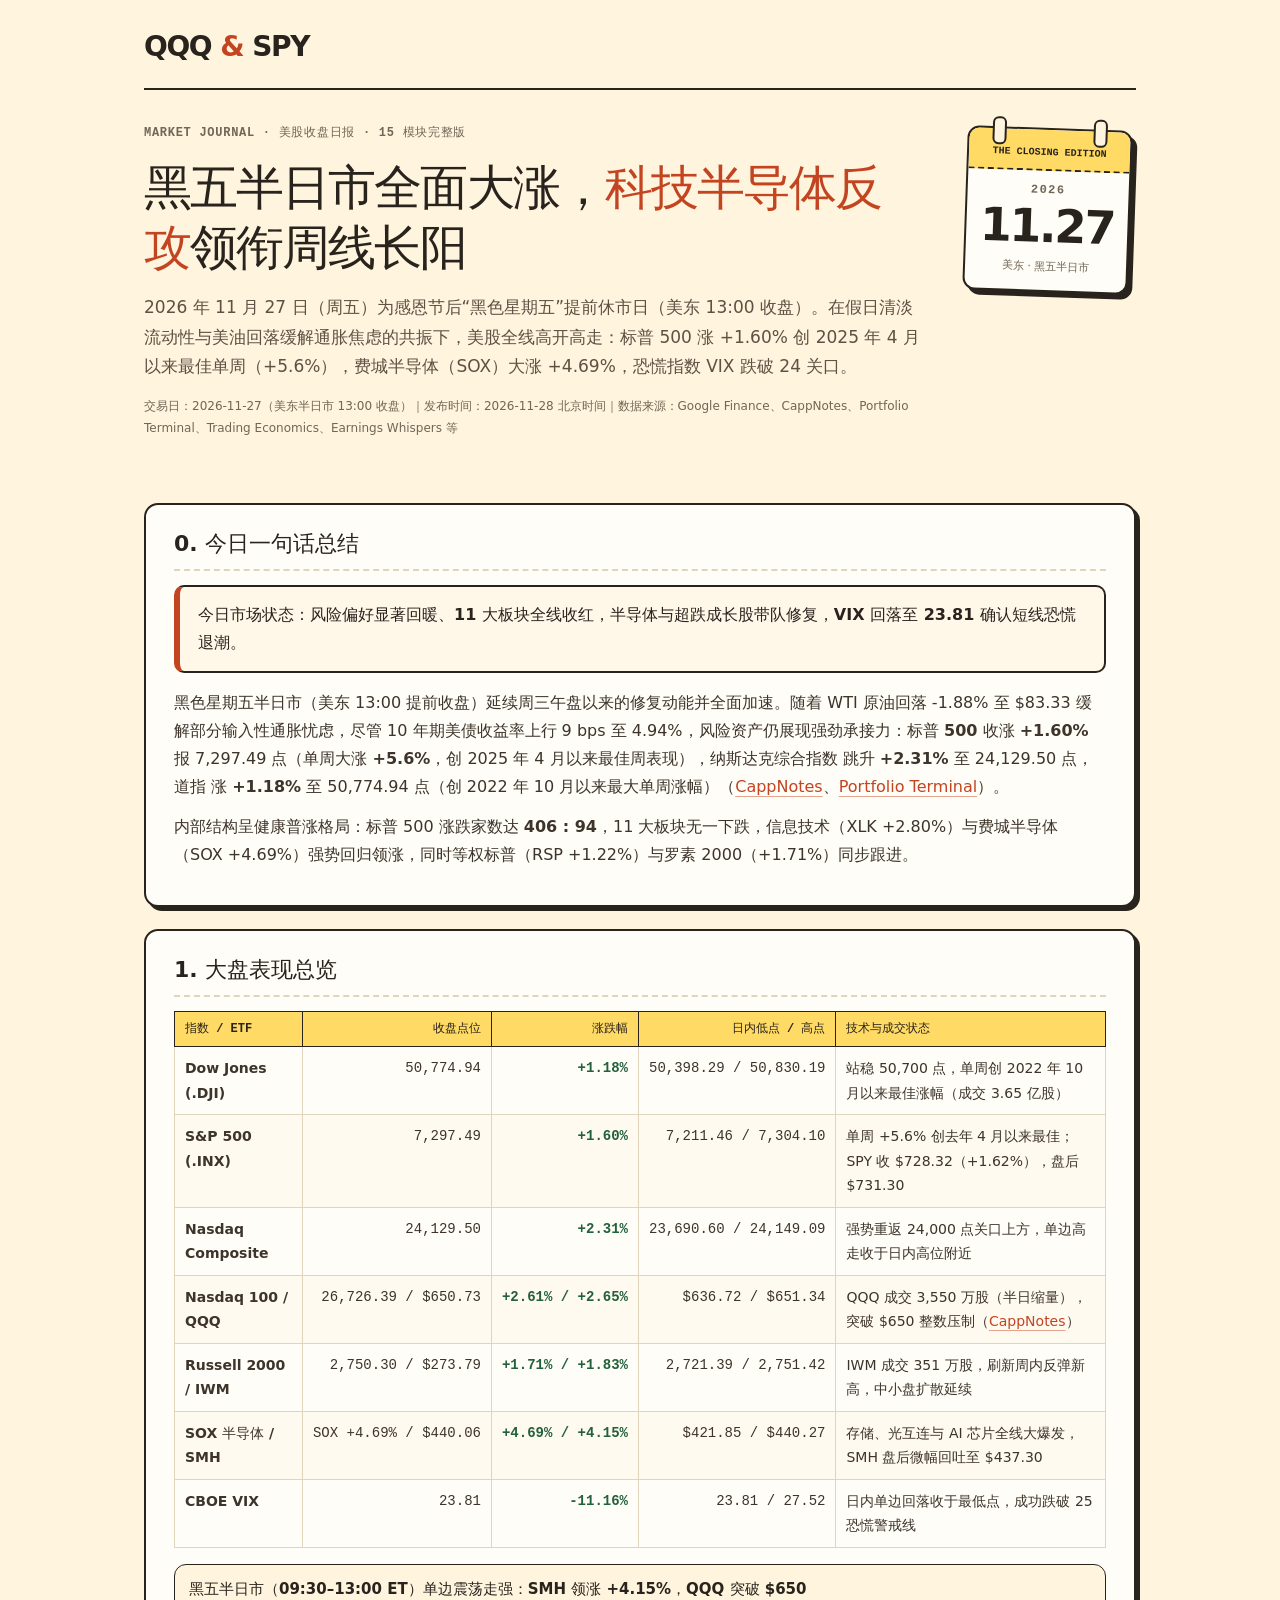
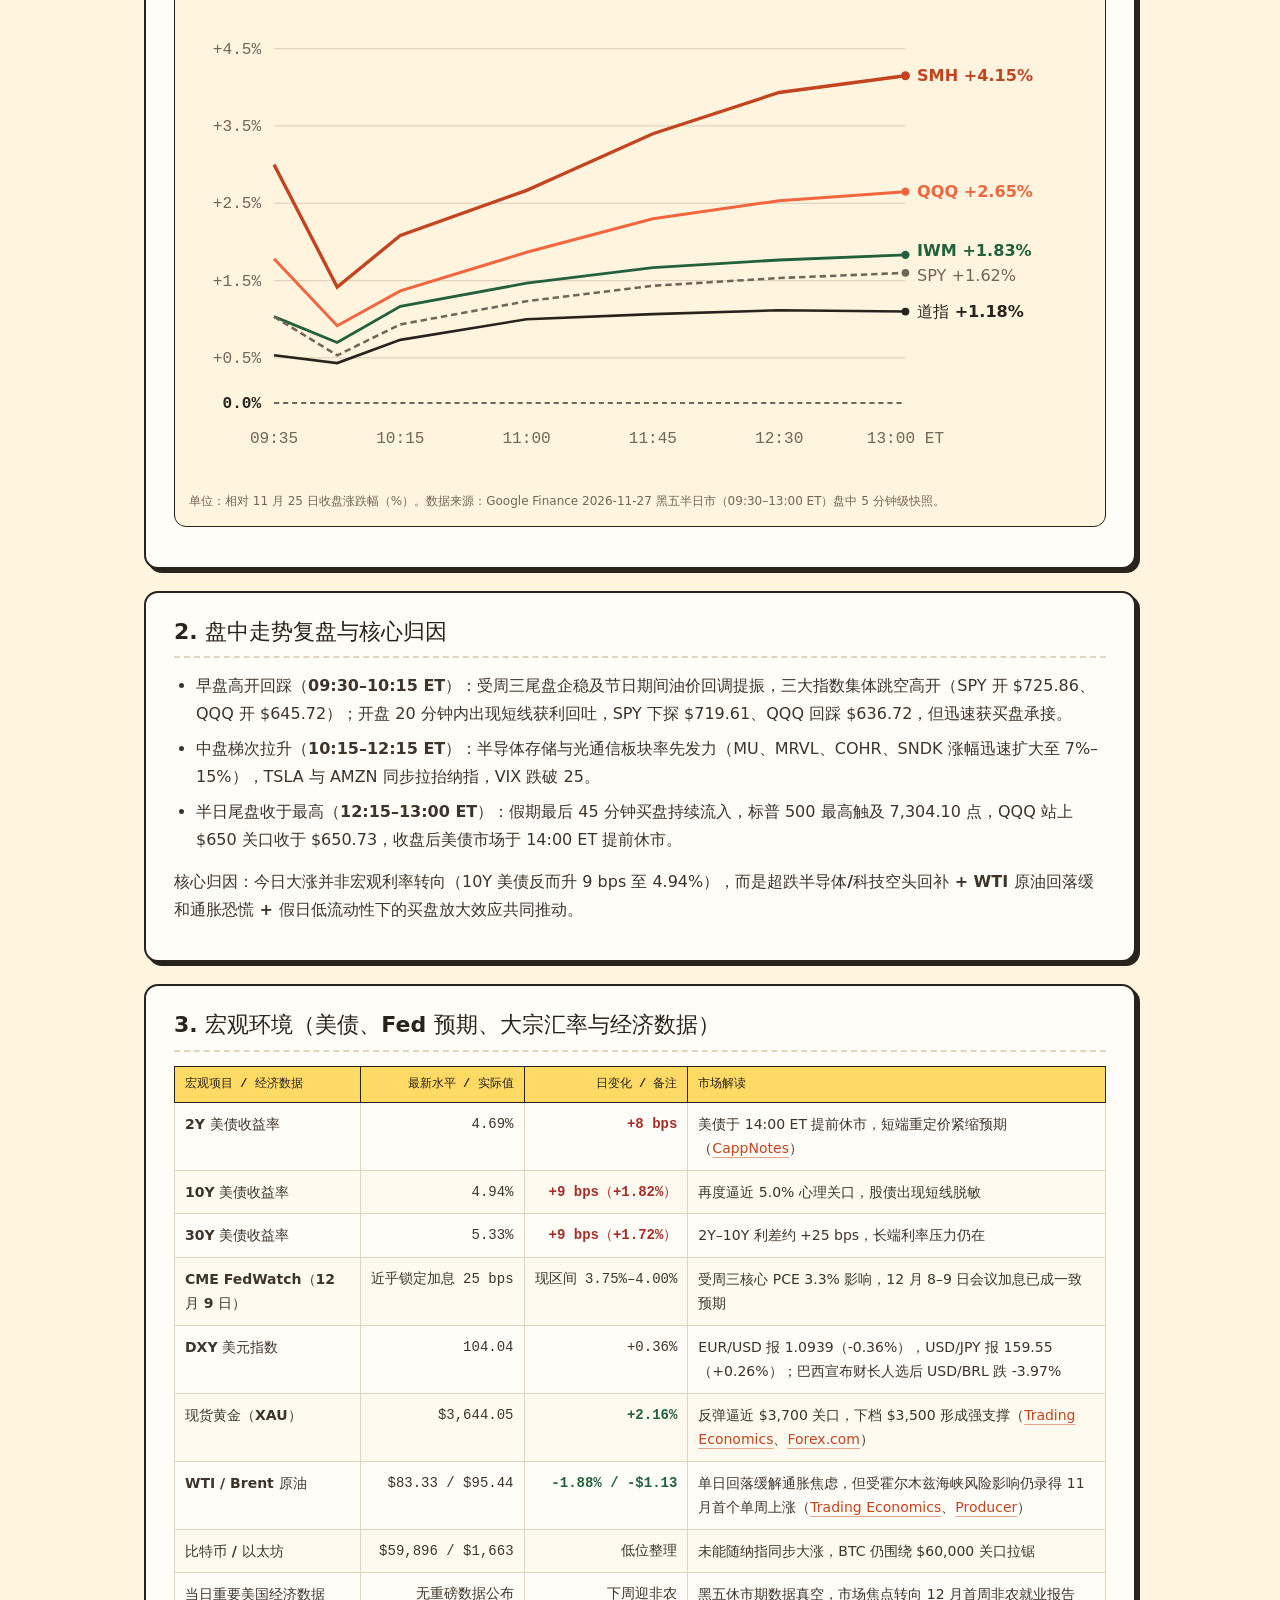
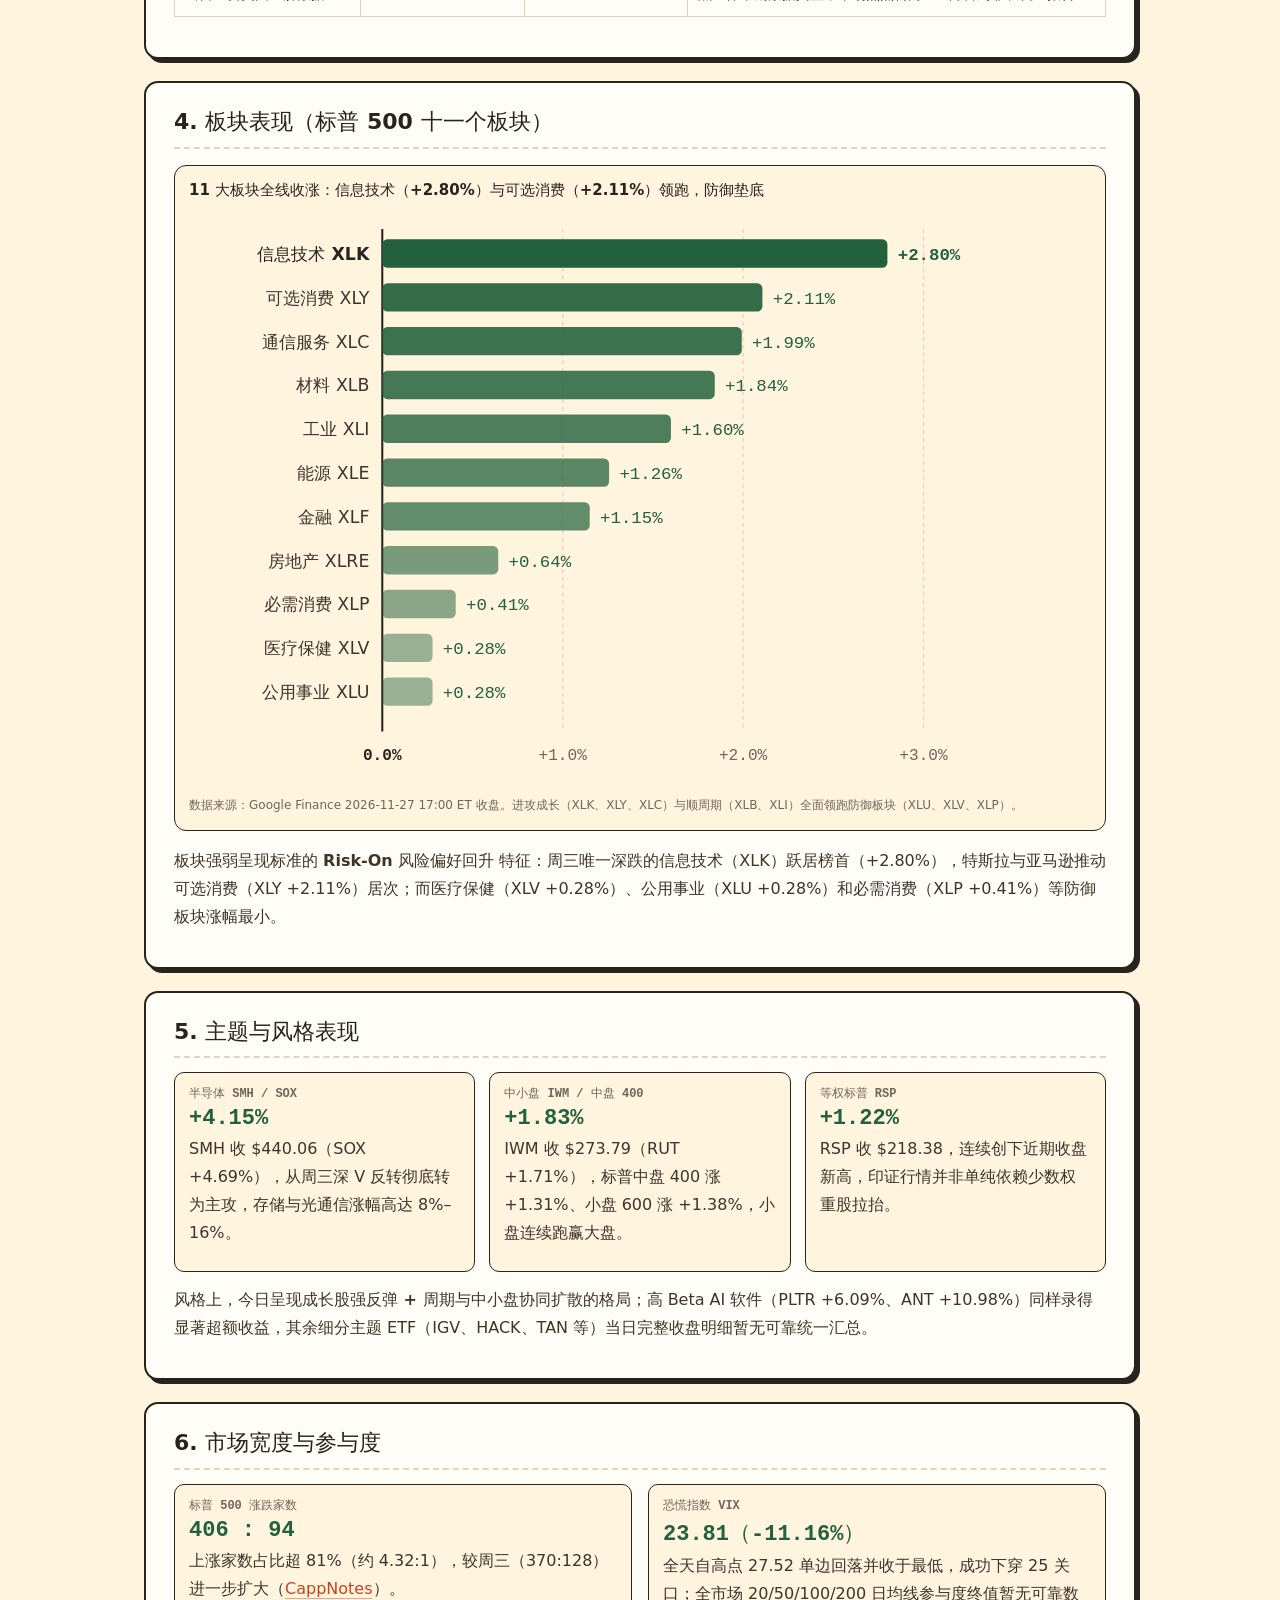
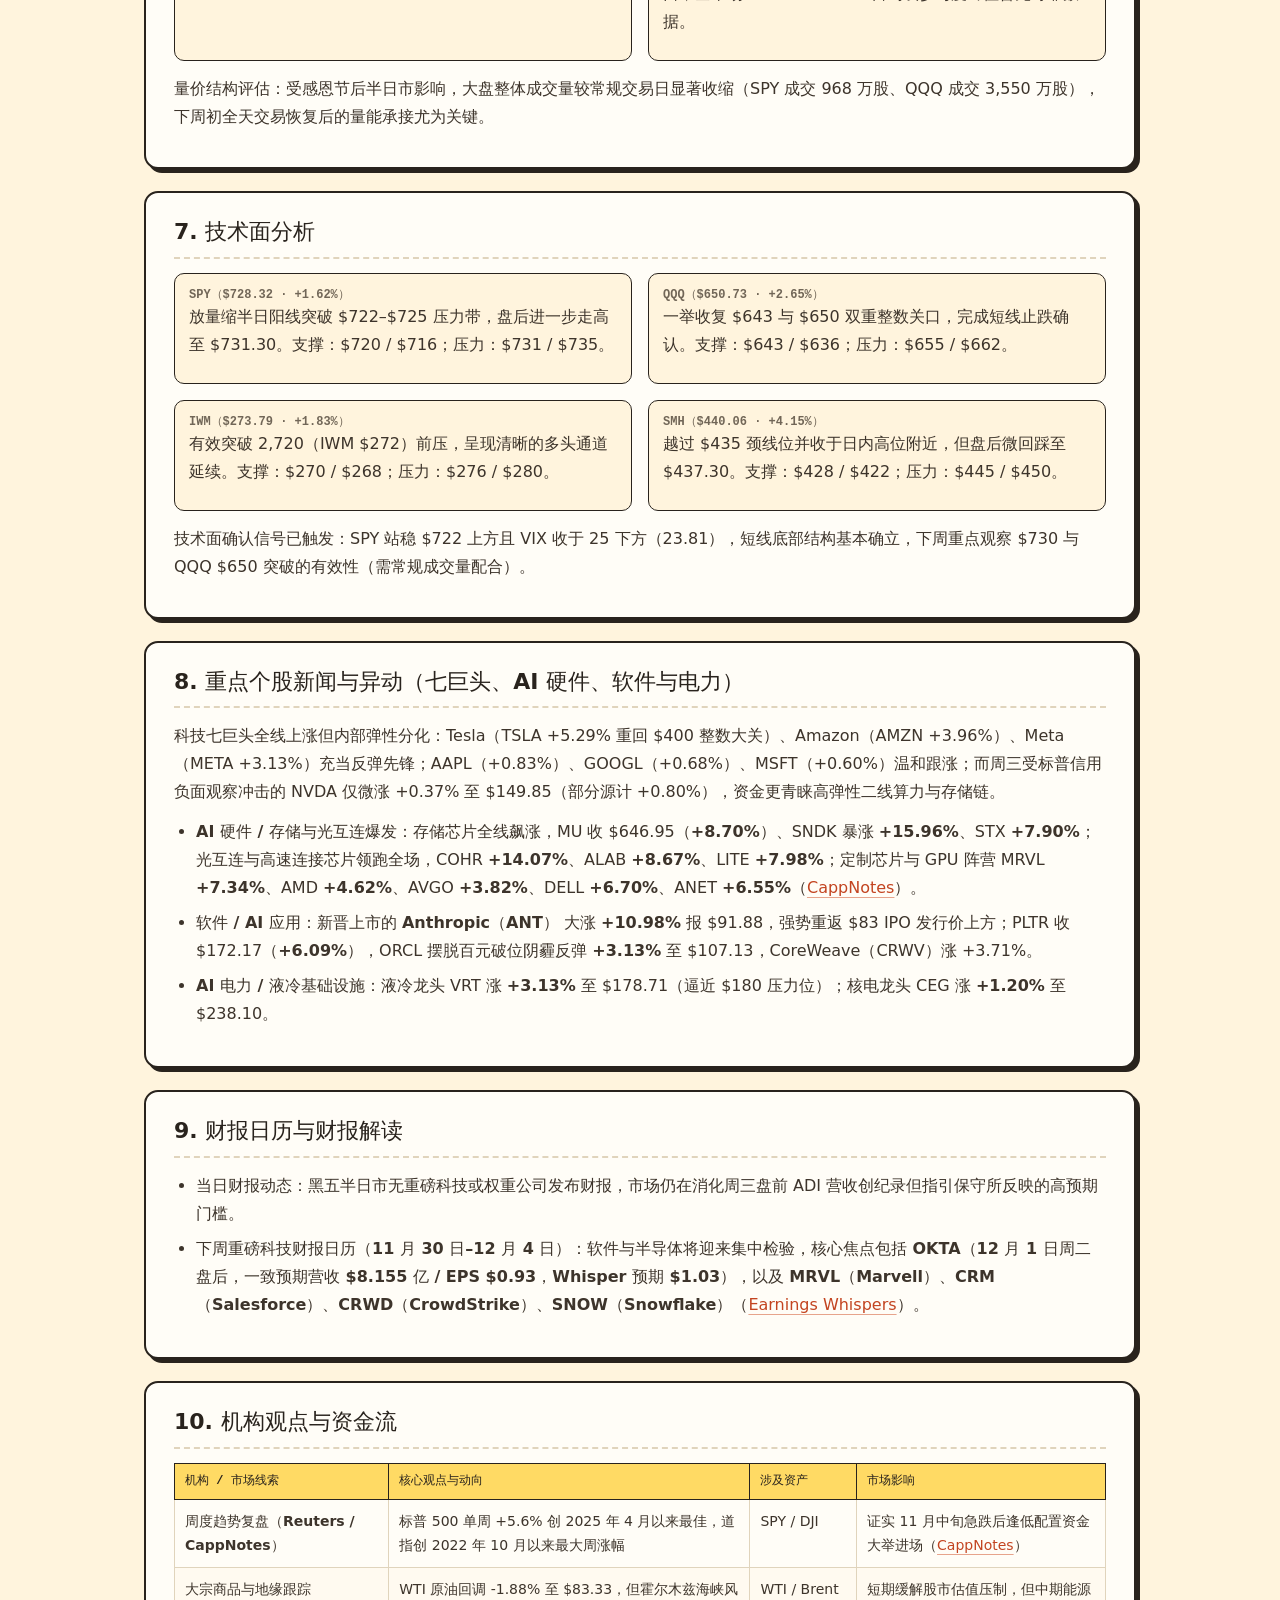
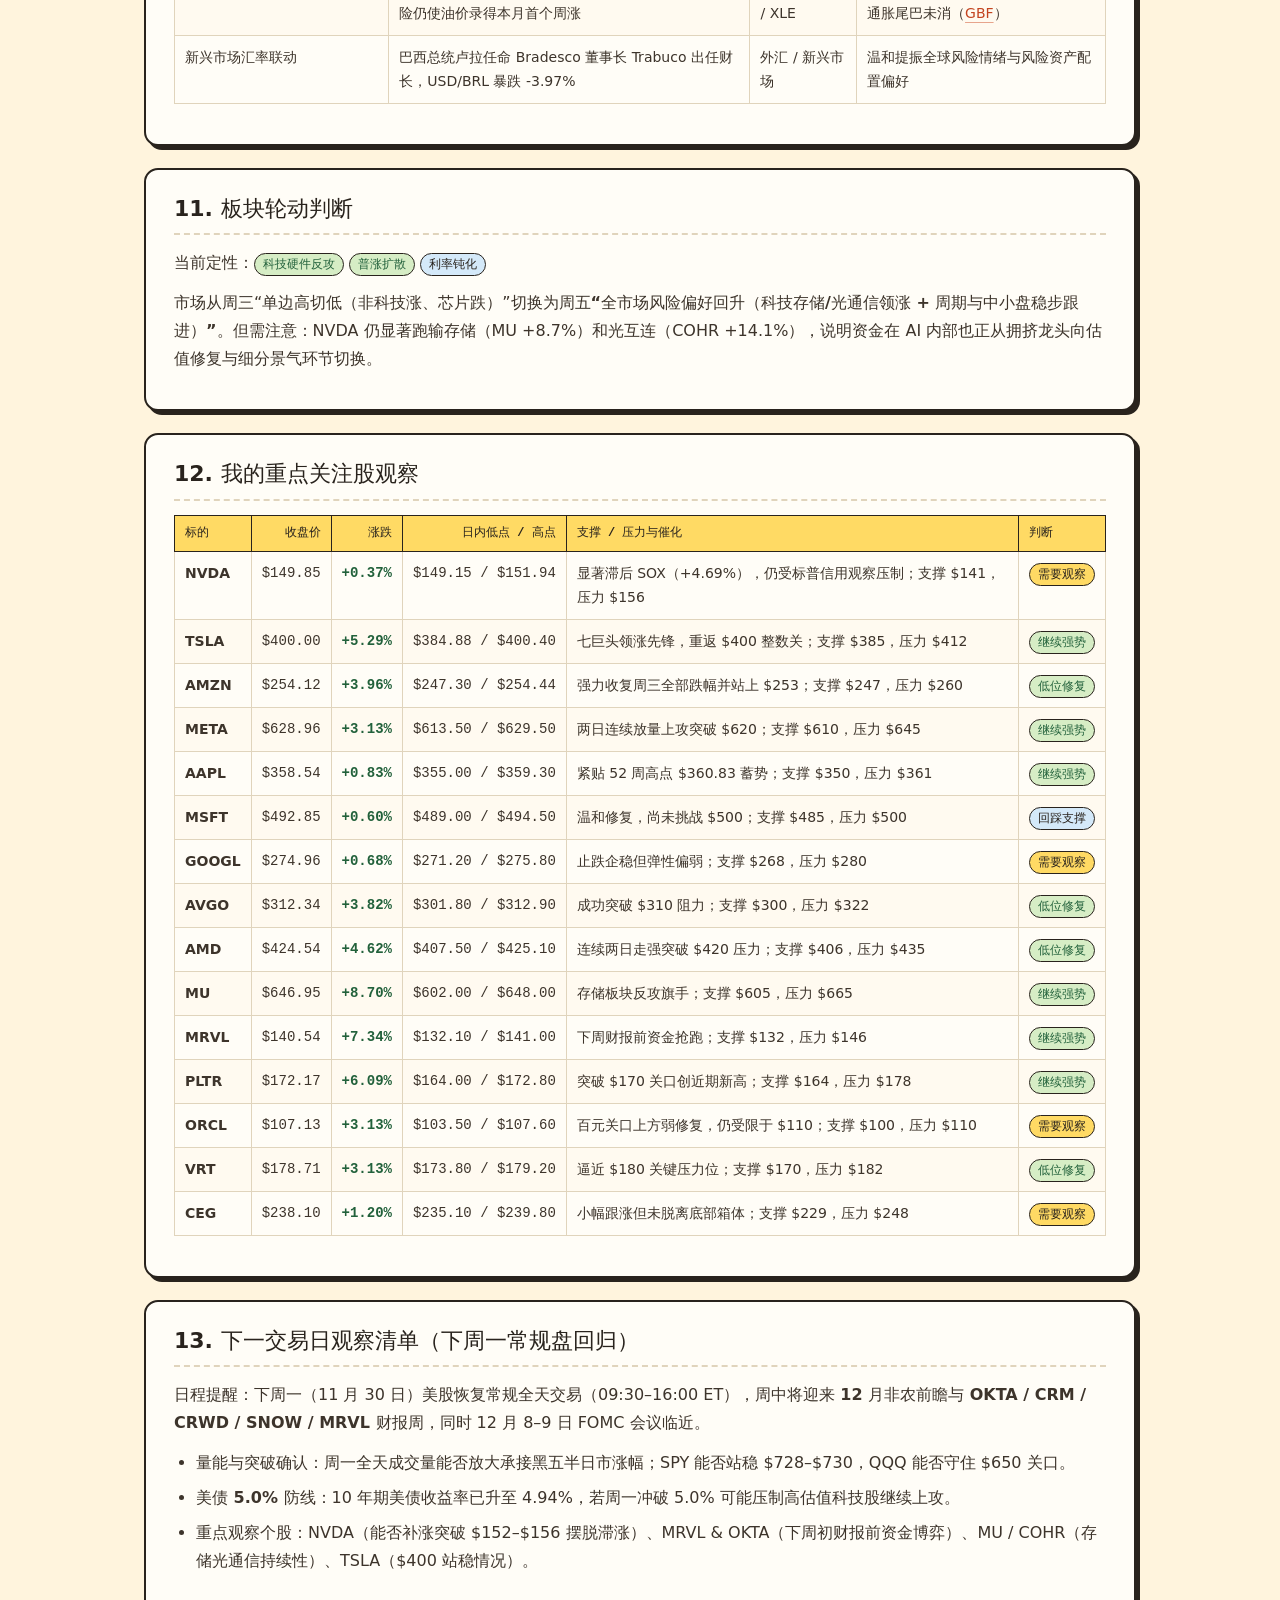
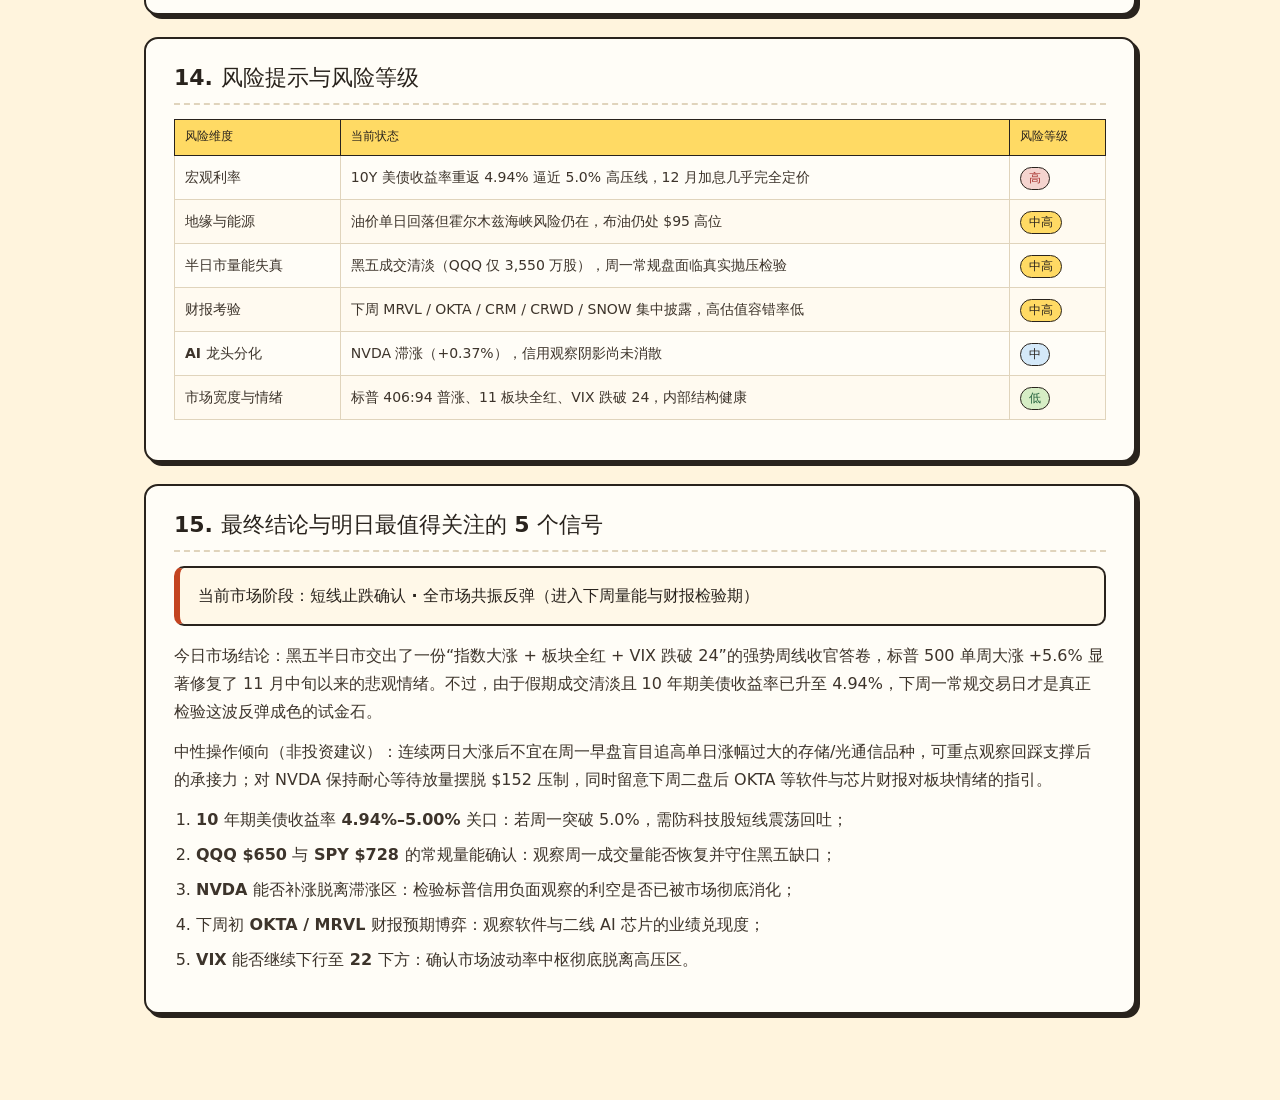
<file: reports/2026-11-27.html>
<!doctype html>
<html lang="zh-CN">
<head>
<meta charset="utf-8">
<meta name="viewport" content="width=device-width,initial-scale=1">
<title>美股收盘日报｜2026-11-27</title>
<style>
:root{
  --paper:#fff4dd; --card:#fffdf7; --ink:#29231d; --muted:#716657;
  --line:#e0d4bc; --accent:#c34420; --orange:#f1663e; --sun:#ffda64;
  --mint:#d6edc5; --sky:#d4e9f9; --rose:#f5d4cf;
  --positive:#22613b; --negative:#a52e2a;
  --mono:"Cascadia Code","Consolas",ui-monospace,monospace;
  --display:"Arial Rounded MT Bold","Trebuchet MS","Microsoft YaHei",system-ui,sans-serif;
  font-family:"Segoe UI","Microsoft YaHei",system-ui,sans-serif;
  color:var(--ink); background:var(--paper); font-synthesis:none;
}
*{box-sizing:border-box}
html{scroll-behavior:smooth;scroll-padding-top:86px}
body{margin:0;line-height:1.75;-webkit-font-smoothing:antialiased;background:var(--paper);color:var(--ink)}
main{max-width:1060px;margin:0 auto;padding:30px 34px 64px}
a{color:var(--accent);text-underline-offset:4px;text-decoration-color:#e7a48c;overflow-wrap:anywhere}
a:hover{text-decoration-color:var(--accent)}
::selection{background:var(--sun);color:var(--ink)}
.site-brand{display:inline-flex;align-items:baseline;gap:9px;color:var(--ink);font:900 28px/1.2 var(--display);letter-spacing:-.05em;text-decoration:none;margin-bottom:24px}
.site-brand span{color:var(--accent)}
header{position:relative;border-top:2px solid var(--ink);padding:34px 215px 30px 0;min-height:240px}
.eyebrow{font:700 12px/1.6 var(--mono);letter-spacing:.06em;color:var(--muted)}
h1{font:900 clamp(30px,4.2vw,48px)/1.25 var(--display);letter-spacing:-.04em;margin:14px 0 16px}
h1 span{color:var(--accent)}
.deck{font-size:17px;line-height:1.75;color:#5e5144;margin:0 0 14px}
.meta{font-size:12px;line-height:1.8;color:var(--muted)}
.date-card{position:absolute;right:6px;top:38px;width:165px;background:var(--card);border:2px solid var(--ink);border-radius:12px;box-shadow:5px 5px 0 var(--ink);text-align:center;transform:rotate(2deg);display:flex;flex-direction:column}
.date-card:before,.date-card:after{content:"";position:absolute;top:-12px;width:10px;height:24px;border:2px solid var(--ink);border-radius:6px;background:var(--paper)}
.date-card:before{left:23px}.date-card:after{right:23px}
.date-card small{border-bottom:2px dashed var(--ink);border-radius:10px 10px 0 0;background:var(--sun);padding:16px 7px 9px;font:700 10px/1.4 var(--mono)}
.date-card .calendar-year{font:600 12px var(--mono);letter-spacing:.12em;color:var(--muted);padding-top:12px}
.date-card strong{font:900 46px/1.3 var(--display);letter-spacing:-.05em;font-variant-numeric:tabular-nums}
.date-card .calendar-caption{font-size:11px;color:var(--muted);padding:0 5px 14px}
main > section{background:var(--card);border:2px solid var(--ink);border-radius:14px;box-shadow:4px 4px 0 var(--ink);padding:24px 28px;margin:22px 0}
h2{font:800 22px/1.35 var(--display);margin:0 0 14px;padding-bottom:10px;border-bottom:2px dashed var(--line);color:var(--ink)}
h3{font:700 16px/1.4 var(--display);margin:18px 0 8px;color:var(--ink)}
p{margin:0 0 12px;color:#3d342b}
ul,ol{margin:8px 0 14px;padding-left:22px;color:#3d342b}
li{margin-bottom:7px}
.callout{background:#fff8e8;border:2px solid var(--ink);border-left:6px solid var(--accent);border-radius:10px;padding:14px 18px;margin:12px 0 16px;font-weight:600;color:var(--ink)}
.grid-2{display:grid;grid-template-columns:repeat(2,minmax(0,1fr));gap:16px;margin:14px 0}
.grid-3{display:grid;grid-template-columns:repeat(3,minmax(0,1fr));gap:14px;margin:14px 0}
.mini-card{background:var(--paper);border:1.5px solid var(--ink);border-radius:10px;padding:12px 14px}
.mini-card .k{font:700 12px var(--mono);color:var(--muted)}
.mini-card .v{font:800 22px var(--mono);margin:4px 0}
.table-wrap{width:100%;overflow-x:auto;margin:12px 0 16px}
table{width:100%;border-collapse:collapse;font-size:14px;background:var(--card)}
th{background:var(--sun);color:var(--ink);font:700 12px/1.4 var(--mono);text-align:left;padding:9px 10px;border:1.5px solid var(--ink);white-space:nowrap}
td{padding:9px 10px;border:1.5px solid var(--line);vertical-align:top;color:#3d342b}
tr:nth-child(even) td{background:#fffaf0}
.num{text-align:right;font-family:var(--mono);white-space:nowrap}
.pos{color:var(--positive);font-weight:700}
.neg{color:var(--negative);font-weight:700}
.pill{display:inline-block;padding:2px 8px;border-radius:999px;font:700 12px var(--mono);border:1.5px solid var(--ink);white-space:nowrap}
.pill-up{background:var(--mint);color:var(--positive)}
.pill-dn{background:var(--rose);color:var(--negative)}
.pill-mid{background:var(--sky);color:var(--ink)}
.pill-warn{background:var(--sun);color:var(--ink)}
.chart{margin:16px 0;padding:14px;background:var(--paper);border:1.5px solid var(--ink);border-radius:12px;overflow-x:auto}
.chart-title{font:700 15px/1.4 var(--display);margin:0 0 10px;color:var(--ink)}
.chart-cap{font-size:12px;color:var(--muted);margin-top:8px}
@media (max-width:780px){
  main{padding:18px 16px 48px}
  header{padding:24px 0 20px;min-height:auto}
  .date-card{position:static;margin:16px 0 0;transform:none}
  .grid-2,.grid-3{grid-template-columns:1fr}
  main > section{padding:18px 16px}
}
</style>
</head>
<body>
<main>
  <a class="site-brand" href="../">QQQ<span>&amp;</span>SPY</a>
  <header>
    <p class="eyebrow">MARKET JOURNAL · 美股收盘日报 · 15 模块完整版</p>
    <h1>黑五半日市全面大涨，<span>科技半导体反攻</span>领衔周线长阳</h1>
    <p class="deck">2026 年 11 月 27 日（周五）为感恩节后“黑色星期五”提前休市日（美东 13:00 收盘）。在假日清淡流动性与美油回落缓解通胀焦虑的共振下，美股全线高开高走：标普 500 涨 +1.60% 创 2025 年 4 月以来最佳单周（+5.6%），费城半导体（SOX）大涨 +4.69%，恐慌指数 VIX 跌破 24 关口。</p>
    <p class="meta">交易日：2026-11-27（美东半日市 13:00 收盘）｜发布时间：2026-11-28 北京时间｜数据来源：Google Finance、CappNotes、Portfolio Terminal、Trading Economics、Earnings Whispers 等</p>
    <div class="date-card">
      <small>THE CLOSING EDITION</small>
      <span class="calendar-year">2026</span>
      <strong>11.27</strong>
      <span class="calendar-caption">美东 · 黑五半日市</span>
    </div>
  </header>

  <section id="sec-0">
    <h2>0. 今日一句话总结</h2>
    <div class="callout">今日市场状态：风险偏好显著回暖、11 大板块全线收红，半导体与超跌成长股带队修复，VIX 回落至 23.81 确认短线恐慌退潮。</div>
    <p>黑色星期五半日市（美东 13:00 提前收盘）延续周三午盘以来的修复动能并全面加速。随着 WTI 原油回落 -1.88% 至 $83.33 缓解部分输入性通胀忧虑，尽管 10 年期美债收益率上行 9 bps 至 4.94%，风险资产仍展现强劲承接力：<strong>标普 500</strong> 收涨 <strong>+1.60%</strong> 报 7,297.49 点（单周大涨 <strong>+5.6%</strong>，创 2025 年 4 月以来最佳周表现），<strong>纳斯达克综合指数</strong> 跳升 <strong>+2.31%</strong> 至 24,129.50 点，<strong>道指</strong> 涨 <strong>+1.18%</strong> 至 50,774.94 点（创 2022 年 10 月以来最大单周涨幅）（<a href="https://cappnotes.substack.com/p/closing-look-friday-november-27-2026" target="_blank" rel="noopener">CappNotes</a>、<a href="https://portfolio-terminal.com/markets/stock-market-close" target="_blank" rel="noopener">Portfolio Terminal</a>）。</p>
    <p>内部结构呈健康普涨格局：标普 500 涨跌家数达 <strong>406 : 94</strong>，11 大板块无一下跌，信息技术（XLK +2.80%）与费城半导体（SOX +4.69%）强势回归领涨，同时等权标普（RSP +1.22%）与罗素 2000（+1.71%）同步跟进。</p>
  </section>

  <section id="sec-1">
    <h2>1. 大盘表现总览</h2>
    <div class="table-wrap">
      <table>
        <thead>
          <tr><th>指数 / ETF</th><th class="num">收盘点位</th><th class="num">涨跌幅</th><th class="num">日内低点 / 高点</th><th>技术与成交状态</th></tr>
        </thead>
        <tbody>
          <tr><td><strong>Dow Jones (.DJI)</strong></td><td class="num">50,774.94</td><td class="num pos">+1.18%</td><td class="num">50,398.29 / 50,830.19</td><td>站稳 50,700 点，单周创 2022 年 10 月以来最佳涨幅（成交 3.65 亿股）</td></tr>
          <tr><td><strong>S&amp;P 500 (.INX)</strong></td><td class="num">7,297.49</td><td class="num pos">+1.60%</td><td class="num">7,211.46 / 7,304.10</td><td>单周 +5.6% 创去年 4 月以来最佳；SPY 收 $728.32（+1.62%），盘后 $731.30</td></tr>
          <tr><td><strong>Nasdaq Composite</strong></td><td class="num">24,129.50</td><td class="num pos">+2.31%</td><td class="num">23,690.60 / 24,149.09</td><td>强势重返 24,000 点关口上方，单边高走收于日内高位附近</td></tr>
          <tr><td><strong>Nasdaq 100 / QQQ</strong></td><td class="num">26,726.39 / $650.73</td><td class="num pos">+2.61% / +2.65%</td><td class="num">$636.72 / $651.34</td><td>QQQ 成交 3,550 万股（半日缩量），突破 $650 整数压制（<a href="https://cappnotes.substack.com/p/closing-look-friday-november-27-2026" target="_blank" rel="noopener">CappNotes</a>）</td></tr>
          <tr><td><strong>Russell 2000 / IWM</strong></td><td class="num">2,750.30 / $273.79</td><td class="num pos">+1.71% / +1.83%</td><td class="num">2,721.39 / 2,751.42</td><td>IWM 成交 351 万股，刷新周内反弹新高，中小盘扩散延续</td></tr>
          <tr><td><strong>SOX 半导体 / SMH</strong></td><td class="num">SOX +4.69% / $440.06</td><td class="num pos">+4.69% / +4.15%</td><td class="num">$421.85 / $440.27</td><td>存储、光互连与 AI 芯片全线大爆发，SMH 盘后微幅回吐至 $437.30</td></tr>
          <tr><td><strong>CBOE VIX</strong></td><td class="num">23.81</td><td class="num pos">-11.16%</td><td class="num">23.81 / 27.52</td><td>日内单边回落收于最低点，成功跌破 25 恐慌警戒线</td></tr>
        </tbody>
      </table>
    </div>
    <div class="chart">
      <div class="chart-title">黑五半日市（09:30–13:00 ET）单边震荡走强：SMH 领涨 +4.15%，QQQ 突破 $650</div>
      <svg viewBox="0 0 700 360" width="100%" role="img" aria-label="2026-11-27黑五半日市主要指数与ETF盘中走势">
        <line x1="66" y1="30" x2="556" y2="30" stroke="#e0d4bc" stroke-width="1"/>
        <line x1="66" y1="90" x2="556" y2="90" stroke="#e0d4bc" stroke-width="1"/>
        <line x1="66" y1="150" x2="556" y2="150" stroke="#e0d4bc" stroke-width="1"/>
        <line x1="66" y1="210" x2="556" y2="210" stroke="#e0d4bc" stroke-width="1"/>
        <line x1="66" y1="270" x2="556" y2="270" stroke="#e0d4bc" stroke-width="1"/>
        <line x1="66" y1="305" x2="556" y2="305" stroke="#716657" stroke-width="1.4" stroke-dasharray="4,3"/>
        <text x="56" y="34" text-anchor="end" font-family="Consolas,monospace" font-size="12.5" fill="#716657">+4.5%</text>
        <text x="56" y="94" text-anchor="end" font-family="Consolas,monospace" font-size="12.5" fill="#716657">+3.5%</text>
        <text x="56" y="154" text-anchor="end" font-family="Consolas,monospace" font-size="12.5" fill="#716657">+2.5%</text>
        <text x="56" y="214" text-anchor="end" font-family="Consolas,monospace" font-size="12.5" fill="#716657">+1.5%</text>
        <text x="56" y="274" text-anchor="end" font-family="Consolas,monospace" font-size="12.5" fill="#716657">+0.5%</text>
        <text x="56" y="309" text-anchor="end" font-family="Consolas,monospace" font-size="12.5" font-weight="700" fill="#29231d">0.0%</text>
        <text x="66" y="336" text-anchor="middle" font-family="Consolas,monospace" font-size="12.5" fill="#716657">09:35</text>
        <text x="164" y="336" text-anchor="middle" font-family="Consolas,monospace" font-size="12.5" fill="#716657">10:15</text>
        <text x="262" y="336" text-anchor="middle" font-family="Consolas,monospace" font-size="12.5" fill="#716657">11:00</text>
        <text x="360" y="336" text-anchor="middle" font-family="Consolas,monospace" font-size="12.5" fill="#716657">11:45</text>
        <text x="458" y="336" text-anchor="middle" font-family="Consolas,monospace" font-size="12.5" fill="#716657">12:30</text>
        <text x="556" y="336" text-anchor="middle" font-family="Consolas,monospace" font-size="12.5" fill="#716657">13:00 ET</text>
        <polyline fill="none" stroke="#c34420" stroke-width="2.6" points="66,120 115,215 164,175 262,140 360,96 458,64 556,51"/>
        <polyline fill="none" stroke="#f1663e" stroke-width="2.3" points="66,193 115,245 164,218 262,188 360,162 458,148 556,141"/>
        <polyline fill="none" stroke="#22613b" stroke-width="2.2" points="66,238 115,258 164,230 262,212 360,200 458,194 556,190"/>
        <polyline fill="none" stroke="#716657" stroke-width="2" stroke-dasharray="5,3" points="66,238 115,268 164,244 262,226 360,214 458,208 556,204"/>
        <polyline fill="none" stroke="#29231d" stroke-width="2" points="66,268 115,274 164,256 262,240 360,236 458,233 556,234"/>
        <circle cx="556" cy="51" r="3.5" fill="#c34420"/><text x="565" y="55" font-size="12.5" font-weight="700" fill="#c34420">SMH +4.15%</text>
        <circle cx="556" cy="141" r="3.2" fill="#f1663e"/><text x="565" y="145" font-size="12.5" font-weight="700" fill="#f1663e">QQQ +2.65%</text>
        <circle cx="556" cy="190" r="3.2" fill="#22613b"/><text x="565" y="191" font-size="12.5" font-weight="700" fill="#22613b">IWM +1.83%</text>
        <circle cx="556" cy="204" r="3" fill="#716657"/><text x="565" y="210" font-size="12.5" fill="#716657">SPY +1.62%</text>
        <circle cx="556" cy="234" r="3" fill="#29231d"/><text x="565" y="238" font-size="12.5" font-weight="700" fill="#29231d">道指 +1.18%</text>
      </svg>
      <div class="chart-cap">单位：相对 11 月 25 日收盘涨跌幅（%）。数据来源：Google Finance 2026-11-27 黑五半日市（09:30–13:00 ET）盘中 5 分钟级快照。</div>
    </div>
  </section>

  <section id="sec-2">
    <h2>2. 盘中走势复盘与核心归因</h2>
    <ul>
      <li><strong>早盘高开回踩（09:30–10:15 ET）：</strong>受周三尾盘企稳及节日期间油价回调提振，三大指数集体跳空高开（SPY 开 $725.86、QQQ 开 $645.72）；开盘 20 分钟内出现短线获利回吐，SPY 下探 $719.61、QQQ 回踩 $636.72，但迅速获买盘承接。</li>
      <li><strong>中盘梯次拉升（10:15–12:15 ET）：</strong>半导体存储与光通信板块率先发力（MU、MRVL、COHR、SNDK 涨幅迅速扩大至 7%–15%），TSLA 与 AMZN 同步拉抬纳指，VIX 跌破 25。</li>
      <li><strong>半日尾盘收于最高（12:15–13:00 ET）：</strong>假期最后 45 分钟买盘持续流入，标普 500 最高触及 7,304.10 点，QQQ 站上 $650 关口收于 $650.73，收盘后美债市场于 14:00 ET 提前休市。</li>
    </ul>
    <p><strong>核心归因：</strong>今日大涨并非宏观利率转向（10Y 美债反而升 9 bps 至 4.94%），而是<strong>超跌半导体/科技空头回补 + WTI 原油回落缓和通胀恐慌 + 假日低流动性下的买盘放大效应</strong>共同推动。</p>
  </section>

  <section id="sec-3">
    <h2>3. 宏观环境（美债、Fed 预期、大宗汇率与经济数据）</h2>
    <div class="table-wrap">
      <table>
        <thead><tr><th>宏观项目 / 经济数据</th><th class="num">最新水平 / 实际值</th><th class="num">日变化 / 备注</th><th>市场解读</th></tr></thead>
        <tbody>
          <tr><td><strong>2Y 美债收益率</strong></td><td class="num">4.69%</td><td class="num neg">+8 bps</td><td>美债于 14:00 ET 提前休市，短端重定价紧缩预期（<a href="https://cappnotes.substack.com/p/closing-look-friday-november-27-2026" target="_blank" rel="noopener">CappNotes</a>）</td></tr>
          <tr><td><strong>10Y 美债收益率</strong></td><td class="num">4.94%</td><td class="num neg">+9 bps（+1.82%）</td><td>再度逼近 5.0% 心理关口，股债出现短线脱敏</td></tr>
          <tr><td><strong>30Y 美债收益率</strong></td><td class="num">5.33%</td><td class="num neg">+9 bps（+1.72%）</td><td>2Y–10Y 利差约 +25 bps，长端利率压力仍在</td></tr>
          <tr><td><strong>CME FedWatch（12 月 9 日）</strong></td><td class="num">近乎锁定加息 25 bps</td><td class="num">现区间 3.75%–4.00%</td><td>受周三核心 PCE 3.3% 影响，12 月 8–9 日会议加息已成一致预期</td></tr>
          <tr><td><strong>DXY 美元指数</strong></td><td class="num">104.04</td><td class="num">+0.36%</td><td>EUR/USD 报 1.0939（-0.36%），USD/JPY 报 159.55（+0.26%）；巴西宣布财长人选后 USD/BRL 跌 -3.97%</td></tr>
          <tr><td><strong>现货黄金（XAU）</strong></td><td class="num">$3,644.05</td><td class="num pos">+2.16%</td><td>反弹逼近 $3,700 关口，下档 $3,500 形成强支撑（<a href="https://tradingeconomics.com/commodity/gold" target="_blank" rel="noopener">Trading Economics</a>、<a href="https://www.forex.com/en-us/news-and-analysis/gold-outlook-can-xau-usd-sustain-its-recent-rebound/" target="_blank" rel="noopener">Forex.com</a>）</td></tr>
          <tr><td><strong>WTI / Brent 原油</strong></td><td class="num">$83.33 / $95.44</td><td class="num pos">-1.88% / -$1.13</td><td>单日回落缓解通胀焦虑，但受霍尔木兹海峡风险影响仍录得 11 月首个单周上涨（<a href="https://tradingeconomics.com/commodity/crude-oil" target="_blank" rel="noopener">Trading Economics</a>、<a href="https://www.producer.com/market-update/canadian-financial-close-loonie-steady-crude-oil-lower-2/" target="_blank" rel="noopener">Producer</a>）</td></tr>
          <tr><td><strong>比特币 / 以太坊</strong></td><td class="num">$59,896 / $1,663</td><td class="num">低位整理</td><td>未能随纳指同步大涨，BTC 仍围绕 $60,000 关口拉锯</td></tr>
          <tr><td><strong>当日重要美国经济数据</strong></td><td class="num">无重磅数据公布</td><td class="num">下周迎非农</td><td>黑五休市期数据真空，市场焦点转向 12 月首周非农就业报告</td></tr>
        </tbody>
      </table>
    </div>
  </section>

  <section id="sec-4">
    <h2>4. 板块表现（标普 500 十一个板块）</h2>
    <div class="chart">
      <div class="chart-title">11 大板块全线收涨：信息技术（+2.80%）与可选消费（+2.11%）领跑，防御垫底</div>
      <svg viewBox="0 0 700 440" width="100%" role="img" aria-label="2026-11-27标普500十一个板块涨跌幅">
        <line x1="150" y1="14" x2="150" y2="404" stroke="#29231d" stroke-width="1.6"/>
        <line x1="290" y1="14" x2="290" y2="404" stroke="#e0d4bc" stroke-width="1" stroke-dasharray="3,3"/>
        <line x1="430" y1="14" x2="430" y2="404" stroke="#e0d4bc" stroke-width="1" stroke-dasharray="3,3"/>
        <line x1="570" y1="14" x2="570" y2="404" stroke="#e0d4bc" stroke-width="1" stroke-dasharray="3,3"/>
        <text x="150" y="426" text-anchor="middle" font-family="Consolas,monospace" font-size="12.5" font-weight="700" fill="#29231d">0.0%</text>
        <text x="290" y="426" text-anchor="middle" font-family="Consolas,monospace" font-size="12.5" fill="#716657">+1.0%</text>
        <text x="430" y="426" text-anchor="middle" font-family="Consolas,monospace" font-size="12.5" fill="#716657">+2.0%</text>
        <text x="570" y="426" text-anchor="middle" font-family="Consolas,monospace" font-size="12.5" fill="#716657">+3.0%</text>
        <text x="140" y="38" text-anchor="end" font-size="13.5" font-weight="700" fill="#29231d">信息技术 XLK</text>
        <rect x="150" y="22" width="392" height="22" rx="4" fill="#22613b"/><text x="550" y="38" font-family="Consolas,monospace" font-size="13.5" font-weight="700" fill="#22613b">+2.80%</text>
        <text x="140" y="72" text-anchor="end" font-size="13.5" fill="#3d342b">可选消费 XLY</text>
        <rect x="150" y="56" width="295" height="22" rx="4" fill="#22613b" opacity="0.92"/><text x="453" y="72" font-family="Consolas,monospace" font-size="13.5" fill="#22613b">+2.11%</text>
        <text x="140" y="106" text-anchor="end" font-size="13.5" fill="#3d342b">通信服务 XLC</text>
        <rect x="150" y="90" width="279" height="22" rx="4" fill="#22613b" opacity="0.88"/><text x="437" y="106" font-family="Consolas,monospace" font-size="13.5" fill="#22613b">+1.99%</text>
        <text x="140" y="140" text-anchor="end" font-size="13.5" fill="#3d342b">材料 XLB</text>
        <rect x="150" y="124" width="258" height="22" rx="4" fill="#22613b" opacity="0.84"/><text x="416" y="140" font-family="Consolas,monospace" font-size="13.5" fill="#22613b">+1.84%</text>
        <text x="140" y="174" text-anchor="end" font-size="13.5" fill="#3d342b">工业 XLI</text>
        <rect x="150" y="158" width="224" height="22" rx="4" fill="#22613b" opacity="0.80"/><text x="382" y="174" font-family="Consolas,monospace" font-size="13.5" fill="#22613b">+1.60%</text>
        <text x="140" y="208" text-anchor="end" font-size="13.5" fill="#3d342b">能源 XLE</text>
        <rect x="150" y="192" width="176" height="22" rx="4" fill="#22613b" opacity="0.74"/><text x="334" y="208" font-family="Consolas,monospace" font-size="13.5" fill="#22613b">+1.26%</text>
        <text x="140" y="242" text-anchor="end" font-size="13.5" fill="#3d342b">金融 XLF</text>
        <rect x="150" y="226" width="161" height="22" rx="4" fill="#22613b" opacity="0.70"/><text x="319" y="242" font-family="Consolas,monospace" font-size="13.5" fill="#22613b">+1.15%</text>
        <text x="140" y="276" text-anchor="end" font-size="13.5" fill="#3d342b">房地产 XLRE</text>
        <rect x="150" y="260" width="90" height="22" rx="4" fill="#22613b" opacity="0.60"/><text x="248" y="276" font-family="Consolas,monospace" font-size="13.5" fill="#22613b">+0.64%</text>
        <text x="140" y="310" text-anchor="end" font-size="13.5" fill="#3d342b">必需消费 XLP</text>
        <rect x="150" y="294" width="57" height="22" rx="4" fill="#22613b" opacity="0.52"/><text x="215" y="310" font-family="Consolas,monospace" font-size="13.5" fill="#22613b">+0.41%</text>
        <text x="140" y="344" text-anchor="end" font-size="13.5" fill="#3d342b">医疗保健 XLV</text>
        <rect x="150" y="328" width="39" height="22" rx="4" fill="#22613b" opacity="0.46"/><text x="197" y="344" font-family="Consolas,monospace" font-size="13.5" fill="#22613b">+0.28%</text>
        <text x="140" y="378" text-anchor="end" font-size="13.5" fill="#3d342b">公用事业 XLU</text>
        <rect x="150" y="362" width="39" height="22" rx="4" fill="#22613b" opacity="0.46"/><text x="197" y="378" font-family="Consolas,monospace" font-size="13.5" fill="#22613b">+0.28%</text>
      </svg>
      <div class="chart-cap">数据来源：Google Finance 2026-11-27 17:00 ET 收盘。进攻成长（XLK、XLY、XLC）与顺周期（XLB、XLI）全面领跑防御板块（XLU、XLV、XLP）。</div>
    </div>
    <p>板块强弱呈现标准的 <strong>Risk-On 风险偏好回升</strong> 特征：周三唯一深跌的信息技术（XLK）跃居榜首（+2.80%），特斯拉与亚马逊推动可选消费（XLY +2.11%）居次；而医疗保健（XLV +0.28%）、公用事业（XLU +0.28%）和必需消费（XLP +0.41%）等防御板块涨幅最小。</p>
  </section>

  <section id="sec-5">
    <h2>5. 主题与风格表现</h2>
    <div class="grid-3">
      <div class="mini-card"><div class="k">半导体 SMH / SOX</div><div class="v pos">+4.15%</div><p>SMH 收 $440.06（SOX +4.69%），从周三深 V 反转彻底转为主攻，存储与光通信涨幅高达 8%–16%。</p></div>
      <div class="mini-card"><div class="k">中小盘 IWM / 中盘 400</div><div class="v pos">+1.83%</div><p>IWM 收 $273.79（RUT +1.71%），标普中盘 400 涨 +1.31%、小盘 600 涨 +1.38%，小盘连续跑赢大盘。</p></div>
      <div class="mini-card"><div class="k">等权标普 RSP</div><div class="v pos">+1.22%</div><p>RSP 收 $218.38，连续创下近期收盘新高，印证行情并非单纯依赖少数权重股拉抬。</p></div>
    </div>
    <p>风格上，今日呈现<strong>成长股强反弹 + 周期与中小盘协同扩散</strong>的格局；高 Beta AI 软件（PLTR +6.09%、ANT +10.98%）同样录得显著超额收益，其余细分主题 ETF（IGV、HACK、TAN 等）当日完整收盘明细暂无可靠统一汇总。</p>
  </section>

  <section id="sec-6">
    <h2>6. 市场宽度与参与度</h2>
    <div class="grid-2">
      <div class="mini-card"><div class="k">标普 500 涨跌家数</div><div class="v pos">406 : 94</div><p>上涨家数占比超 81%（约 4.32:1），较周三（370:128）进一步扩大（<a href="https://cappnotes.substack.com/p/closing-look-friday-november-27-2026" target="_blank" rel="noopener">CappNotes</a>）。</p></div>
      <div class="mini-card"><div class="k">恐慌指数 VIX</div><div class="v pos">23.81（-11.16%）</div><p>全天自高点 27.52 单边回落并收于最低，成功下穿 25 关口；全市场 20/50/100/200 日均线参与度终值暂无可靠数据。</p></div>
    </div>
    <p><strong>量价结构评估：</strong>受感恩节后半日市影响，大盘整体成交量较常规交易日显著收缩（SPY 成交 968 万股、QQQ 成交 3,550 万股），下周初全天交易恢复后的量能承接尤为关键。</p>
  </section>

  <section id="sec-7">
    <h2>7. 技术面分析</h2>
    <div class="grid-2">
      <div class="mini-card"><div class="k">SPY（$728.32 · +1.62%）</div><p>放量缩半日阳线突破 $722–$725 压力带，盘后进一步走高至 $731.30。<strong>支撑：</strong>$720 / $716；<strong>压力：</strong>$731 / $735。</p></div>
      <div class="mini-card"><div class="k">QQQ（$650.73 · +2.65%）</div><p>一举收复 $643 与 $650 双重整数关口，完成短线止跌确认。<strong>支撑：</strong>$643 / $636；<strong>压力：</strong>$655 / $662。</p></div>
      <div class="mini-card"><div class="k">IWM（$273.79 · +1.83%）</div><p>有效突破 2,720（IWM $272）前压，呈现清晰的多头通道延续。<strong>支撑：</strong>$270 / $268；<strong>压力：</strong>$276 / $280。</p></div>
      <div class="mini-card"><div class="k">SMH（$440.06 · +4.15%）</div><p>越过 $435 颈线位并收于日内高位附近，但盘后微回踩至 $437.30。<strong>支撑：</strong>$428 / $422；<strong>压力：</strong>$445 / $450。</p></div>
    </div>
    <p>技术面确认信号已触发：SPY 站稳 $722 上方且 VIX 收于 25 下方（23.81），短线底部结构基本确立，下周重点观察 $730 与 QQQ $650 突破的有效性（需常规成交量配合）。</p>
  </section>

  <section id="sec-8">
    <h2>8. 重点个股新闻与异动（七巨头、AI 硬件、软件与电力）</h2>
    <p><strong>科技七巨头全线上涨但内部弹性分化：</strong>Tesla（TSLA +5.29% 重回 $400 整数大关）、Amazon（AMZN +3.96%）、Meta（META +3.13%）充当反弹先锋；AAPL（+0.83%）、GOOGL（+0.68%）、MSFT（+0.60%）温和跟涨；而周三受标普信用负面观察冲击的 NVDA 仅微涨 +0.37% 至 $149.85（部分源计 +0.80%），资金更青睐高弹性二线算力与存储链。</p>
    <ul>
      <li><strong>AI 硬件 / 存储与光互连爆发：</strong>存储芯片全线飙涨，MU 收 $646.95（<strong>+8.70%</strong>）、SNDK 暴涨 <strong>+15.96%</strong>、STX <strong>+7.90%</strong>；光互连与高速连接芯片领跑全场，COHR <strong>+14.07%</strong>、ALAB <strong>+8.67%</strong>、LITE <strong>+7.98%</strong>；定制芯片与 GPU 阵营 MRVL <strong>+7.34%</strong>、AMD <strong>+4.62%</strong>、AVGO <strong>+3.82%</strong>、DELL <strong>+6.70%</strong>、ANET <strong>+6.55%</strong>（<a href="https://cappnotes.substack.com/p/closing-look-friday-november-27-2026" target="_blank" rel="noopener">CappNotes</a>）。</li>
      <li><strong>软件 / AI 应用：</strong>新晋上市的 <strong>Anthropic（ANT）</strong> 大涨 <strong>+10.98%</strong> 报 $91.88，强势重返 $83 IPO 发行价上方；PLTR 收 $172.17（<strong>+6.09%</strong>），ORCL 摆脱百元破位阴霾反弹 <strong>+3.13%</strong> 至 $107.13，CoreWeave（CRWV）涨 +3.71%。</li>
      <li><strong>AI 电力 / 液冷基础设施：</strong>液冷龙头 VRT 涨 <strong>+3.13%</strong> 至 $178.71（逼近 $180 压力位）；核电龙头 CEG 涨 <strong>+1.20%</strong> 至 $238.10。</li>
    </ul>
  </section>

  <section id="sec-9">
    <h2>9. 财报日历与财报解读</h2>
    <ul>
      <li><strong>当日财报动态：</strong>黑五半日市无重磅科技或权重公司发布财报，市场仍在消化周三盘前 ADI 营收创纪录但指引保守所反映的高预期门槛。</li>
      <li><strong>下周重磅科技财报日历（11 月 30 日–12 月 4 日）：</strong>软件与半导体将迎来集中检验，核心焦点包括 <strong>OKTA（12 月 1 日周二盘后，一致预期营收 $8.155 亿 / EPS $0.93，Whisper 预期 $1.03）</strong>，以及 <strong>MRVL（Marvell）、CRM（Salesforce）、CRWD（CrowdStrike）、SNOW（Snowflake）</strong>（<a href="https://alpha.earningswhispers.com/" target="_blank" rel="noopener">Earnings Whispers</a>）。</li>
    </ul>
  </section>

  <section id="sec-10">
    <h2>10. 机构观点与资金流</h2>
    <div class="table-wrap">
      <table>
        <thead><tr><th>机构 / 市场线索</th><th>核心观点与动向</th><th>涉及资产</th><th>市场影响</th></tr></thead>
        <tbody>
          <tr><td><strong>周度趋势复盘（Reuters / CappNotes）</strong></td><td>标普 500 单周 +5.6% 创 2025 年 4 月以来最佳，道指创 2022 年 10 月以来最大周涨幅</td><td>SPY / DJI</td><td>证实 11 月中旬急跌后逢低配置资金大举进场（<a href="https://cappnotes.substack.com/p/closing-look-friday-november-27-2026" target="_blank" rel="noopener">CappNotes</a>）</td></tr>
          <tr><td><strong>大宗商品与地缘跟踪</strong></td><td>WTI 原油回调 -1.88% 至 $83.33，但霍尔木兹海峡风险仍使油价录得本月首个周涨</td><td>WTI / Brent / XLE</td><td>短期缓解股市估值压制，但中期能源通胀尾巴未消（<a href="https://www.globalbankingandfinance.com/brent-trades-near-months-high-mideast-conflict-threatens/" target="_blank" rel="noopener">GBF</a>）</td></tr>
          <tr><td><strong>新兴市场汇率联动</strong></td><td>巴西总统卢拉任命 Bradesco 董事长 Trabuco 出任财长，USD/BRL 暴跌 -3.97%</td><td>外汇 / 新兴市场</td><td>温和提振全球风险情绪与风险资产配置偏好</td></tr>
        </tbody>
      </table>
    </div>
  </section>

  <section id="sec-11">
    <h2>11. 板块轮动判断</h2>
    <p><strong>当前定性：</strong><span class="pill pill-up">科技硬件反攻</span> <span class="pill pill-up">普涨扩散</span> <span class="pill pill-mid">利率钝化</span></p>
    <p>市场从周三“单边高切低（非科技涨、芯片跌）”切换为周五<strong>“全市场风险偏好回升（科技存储/光通信领涨 + 周期与中小盘稳步跟进）”</strong>。但需注意：NVDA 仍显著跑输存储（MU +8.7%）和光互连（COHR +14.1%），说明资金在 AI 内部也正从拥挤龙头向估值修复与细分景气环节切换。</p>
  </section>

  <section id="sec-12">
    <h2>12. 我的重点关注股观察</h2>
    <div class="table-wrap">
      <table>
        <thead><tr><th>标的</th><th class="num">收盘价</th><th class="num">涨跌</th><th class="num">日内低点 / 高点</th><th>支撑 / 压力与催化</th><th>判断</th></tr></thead>
        <tbody>
          <tr><td><strong>NVDA</strong></td><td class="num">$149.85</td><td class="num pos">+0.37%</td><td class="num">$149.15 / $151.94</td><td>显著滞后 SOX（+4.69%），仍受标普信用观察压制；支撑 $141，压力 $156</td><td><span class="pill pill-warn">需要观察</span></td></tr>
          <tr><td><strong>TSLA</strong></td><td class="num">$400.00</td><td class="num pos">+5.29%</td><td class="num">$384.88 / $400.40</td><td>七巨头领涨先锋，重返 $400 整数关；支撑 $385，压力 $412</td><td><span class="pill pill-up">继续强势</span></td></tr>
          <tr><td><strong>AMZN</strong></td><td class="num">$254.12</td><td class="num pos">+3.96%</td><td class="num">$247.30 / $254.44</td><td>强力收复周三全部跌幅并站上 $253；支撑 $247，压力 $260</td><td><span class="pill pill-up">低位修复</span></td></tr>
          <tr><td><strong>META</strong></td><td class="num">$628.96</td><td class="num pos">+3.13%</td><td class="num">$613.50 / $629.50</td><td>两日连续放量上攻突破 $620；支撑 $610，压力 $645</td><td><span class="pill pill-up">继续强势</span></td></tr>
          <tr><td><strong>AAPL</strong></td><td class="num">$358.54</td><td class="num pos">+0.83%</td><td class="num">$355.00 / $359.30</td><td>紧贴 52 周高点 $360.83 蓄势；支撑 $350，压力 $361</td><td><span class="pill pill-up">继续强势</span></td></tr>
          <tr><td><strong>MSFT</strong></td><td class="num">$492.85</td><td class="num pos">+0.60%</td><td class="num">$489.00 / $494.50</td><td>温和修复，尚未挑战 $500；支撑 $485，压力 $500</td><td><span class="pill pill-mid">回踩支撑</span></td></tr>
          <tr><td><strong>GOOGL</strong></td><td class="num">$274.96</td><td class="num pos">+0.68%</td><td class="num">$271.20 / $275.80</td><td>止跌企稳但弹性偏弱；支撑 $268，压力 $280</td><td><span class="pill pill-warn">需要观察</span></td></tr>
          <tr><td><strong>AVGO</strong></td><td class="num">$312.34</td><td class="num pos">+3.82%</td><td class="num">$301.80 / $312.90</td><td>成功突破 $310 阻力；支撑 $300，压力 $322</td><td><span class="pill pill-up">低位修复</span></td></tr>
          <tr><td><strong>AMD</strong></td><td class="num">$424.54</td><td class="num pos">+4.62%</td><td class="num">$407.50 / $425.10</td><td>连续两日走强突破 $420 压力；支撑 $406，压力 $435</td><td><span class="pill pill-up">低位修复</span></td></tr>
          <tr><td><strong>MU</strong></td><td class="num">$646.95</td><td class="num pos">+8.70%</td><td class="num">$602.00 / $648.00</td><td>存储板块反攻旗手；支撑 $605，压力 $665</td><td><span class="pill pill-up">继续强势</span></td></tr>
          <tr><td><strong>MRVL</strong></td><td class="num">$140.54</td><td class="num pos">+7.34%</td><td class="num">$132.10 / $141.00</td><td>下周财报前资金抢跑；支撑 $132，压力 $146</td><td><span class="pill pill-up">继续强势</span></td></tr>
          <tr><td><strong>PLTR</strong></td><td class="num">$172.17</td><td class="num pos">+6.09%</td><td class="num">$164.00 / $172.80</td><td>突破 $170 关口创近期新高；支撑 $164，压力 $178</td><td><span class="pill pill-up">继续强势</span></td></tr>
          <tr><td><strong>ORCL</strong></td><td class="num">$107.13</td><td class="num pos">+3.13%</td><td class="num">$103.50 / $107.60</td><td>百元关口上方弱修复，仍受限于 $110；支撑 $100，压力 $110</td><td><span class="pill pill-warn">需要观察</span></td></tr>
          <tr><td><strong>VRT</strong></td><td class="num">$178.71</td><td class="num pos">+3.13%</td><td class="num">$173.80 / $179.20</td><td>逼近 $180 关键压力位；支撑 $170，压力 $182</td><td><span class="pill pill-up">低位修复</span></td></tr>
          <tr><td><strong>CEG</strong></td><td class="num">$238.10</td><td class="num pos">+1.20%</td><td class="num">$235.10 / $239.80</td><td>小幅跟涨但未脱离底部箱体；支撑 $229，压力 $248</td><td><span class="pill pill-warn">需要观察</span></td></tr>
        </tbody>
      </table>
    </div>
  </section>

  <section id="sec-13">
    <h2>13. 下一交易日观察清单（下周一常规盘回归）</h2>
    <p><strong>日程提醒：</strong>下周一（11 月 30 日）美股恢复常规全天交易（09:30–16:00 ET），周中将迎来 <strong>12 月非农前瞻与 OKTA / CRM / CRWD / SNOW / MRVL 财报周</strong>，同时 12 月 8–9 日 FOMC 会议临近。</p>
    <ul>
      <li><strong>量能与突破确认：</strong>周一全天成交量能否放大承接黑五半日市涨幅；SPY 能否站稳 $728–$730，QQQ 能否守住 $650 关口。</li>
      <li><strong>美债 5.0% 防线：</strong>10 年期美债收益率已升至 4.94%，若周一冲破 5.0% 可能压制高估值科技股继续上攻。</li>
      <li><strong>重点观察个股：</strong>NVDA（能否补涨突破 $152–$156 摆脱滞涨）、MRVL &amp; OKTA（下周初财报前资金博弈）、MU / COHR（存储光通信持续性）、TSLA（$400 站稳情况）。</li>
    </ul>
  </section>

  <section id="sec-14">
    <h2>14. 风险提示与风险等级</h2>
    <div class="table-wrap">
      <table>
        <thead><tr><th>风险维度</th><th>当前状态</th><th>风险等级</th></tr></thead>
        <tbody>
          <tr><td><strong>宏观利率</strong></td><td>10Y 美债收益率重返 4.94% 逼近 5.0% 高压线，12 月加息几乎完全定价</td><td><span class="pill pill-dn">高</span></td></tr>
          <tr><td><strong>地缘与能源</strong></td><td>油价单日回落但霍尔木兹海峡风险仍在，布油仍处 $95 高位</td><td><span class="pill pill-warn">中高</span></td></tr>
          <tr><td><strong>半日市量能失真</strong></td><td>黑五成交清淡（QQQ 仅 3,550 万股），周一常规盘面临真实抛压检验</td><td><span class="pill pill-warn">中高</span></td></tr>
          <tr><td><strong>财报考验</strong></td><td>下周 MRVL / OKTA / CRM / CRWD / SNOW 集中披露，高估值容错率低</td><td><span class="pill pill-warn">中高</span></td></tr>
          <tr><td><strong>AI 龙头分化</strong></td><td>NVDA 滞涨（+0.37%），信用观察阴影尚未消散</td><td><span class="pill pill-mid">中</span></td></tr>
          <tr><td><strong>市场宽度与情绪</strong></td><td>标普 406:94 普涨、11 板块全红、VIX 跌破 24，内部结构健康</td><td><span class="pill pill-up">低</span></td></tr>
        </tbody>
      </table>
    </div>
  </section>

  <section id="sec-15">
    <h2>15. 最终结论与明日最值得关注的 5 个信号</h2>
    <div class="callout">当前市场阶段：短线止跌确认 · 全市场共振反弹（进入下周量能与财报检验期）</div>
    <p><strong>今日市场结论：</strong>黑五半日市交出了一份“指数大涨 + 板块全红 + VIX 跌破 24”的强势周线收官答卷，标普 500 单周大涨 +5.6% 显著修复了 11 月中旬以来的悲观情绪。不过，由于假期成交清淡且 10 年期美债收益率已升至 4.94%，下周一常规交易日才是真正检验这波反弹成色的试金石。</p>
    <p><strong>中性操作倾向（非投资建议）：</strong>连续两日大涨后<strong>不宜在周一早盘盲目追高</strong>单日涨幅过大的存储/光通信品种，可重点观察回踩支撑后的承接力；对 NVDA 保持耐心等待放量摆脱 $152 压制，同时留意下周二盘后 OKTA 等软件与芯片财报对板块情绪的指引。</p>
    <ol>
      <li><strong>10 年期美债收益率 4.94%–5.00% 关口</strong>：若周一突破 5.0%，需防科技股短线震荡回吐；</li>
      <li><strong>QQQ $650 与 SPY $728 的常规量能确认</strong>：观察周一成交量能否恢复并守住黑五缺口；</li>
      <li><strong>NVDA 能否补涨脱离滞涨区</strong>：检验标普信用负面观察的利空是否已被市场彻底消化；</li>
      <li><strong>下周初 OKTA / MRVL 财报预期博弈</strong>：观察软件与二线 AI 芯片的业绩兑现度；</li>
      <li><strong>VIX 能否继续下行至 22 下方</strong>：确认市场波动率中枢彻底脱离高压区。</li>
    </ol>
  </section>
</main>
</body>
</html>
</file>
<file: style.css>
/* Warm-paper market journal. Data and report copy are supplied independently. */
:root {
  --ink:#29231d; --muted:#716657; --paper:#fff4dd; --card:#fffdf7;
  --line:#e0d4bc; --accent:#c34420; --orange:#f1663e; --sun:#ffda64;
  --mint:#d6edc5; --sky:#d4e9f9; --rose:#f5d4cf;
  --positive:#22613b; --negative:#a52e2a;
  --display:"Arial Rounded MT Bold","Trebuchet MS","Microsoft YaHei",system-ui,sans-serif;
  --mono:"Cascadia Code","Consolas",ui-monospace,monospace;
  font:16px "Segoe UI","Microsoft YaHei",system-ui,sans-serif;
  color:var(--ink); background:var(--paper); font-synthesis:none;
}
*{box-sizing:border-box}
body,h1,h2,h3,p,figure{margin:0}
body{line-height:1.7;-webkit-font-smoothing:antialiased}
html{scroll-behavior:smooth}
button,input,select{font:inherit}
button,select{cursor:pointer}
button,a,select{touch-action:manipulation;-webkit-tap-highlight-color:transparent}
a{color:inherit;text-underline-offset:4px}
img,svg{max-width:100%}
[hidden]{display:none!important}
::selection{background:var(--sun);color:var(--ink)}
:focus-visible{outline:3px solid var(--accent);outline-offset:5px}
.sr-only{position:absolute;width:1px;height:1px;overflow:hidden;clip-path:inset(50%);white-space:nowrap}
.skip{position:fixed;top:10px;left:16px;z-index:50;transform:translateY(-170%);border:2px solid var(--ink);border-radius:10px;background:var(--sun);padding:10px 20px}
.skip:focus{transform:none}
.reading-progress{position:fixed;left:0;top:0;width:100%;height:4px;z-index:40;pointer-events:none}
.reading-progress span{display:block;height:100%;background:var(--orange);transform:scaleX(0);transform-origin:left}
.shell,.masthead-inner{max-width:1240px;margin:auto;padding-left:40px;padding-right:40px}
.masthead-inner{padding-top:28px;padding-bottom:24px;display:flex;align-items:center;gap:25px;border-bottom:2px solid var(--ink)}
.brand{display:inline-flex;align-items:baseline;font:900 2.1rem/1 var(--display);letter-spacing:-.065em;text-decoration:none;white-space:nowrap}
.amp{color:var(--accent);font-size:1.5rem;padding:0 .16em}
.brand-mark{width:10px;height:10px;background:var(--orange);border:1.5px solid var(--ink);border-radius:50%;margin-left:10px;transform:translateY(-3px)}
.publication{font-size:.875rem;font-weight:650;line-height:1.6}
.publication span,.schedule span{display:block;font:11px/1.7 var(--mono);letter-spacing:.06em;color:var(--muted)}
.schedule{margin-left:auto;text-align:right;font-size:.8125rem}
.schedule span{font-family:inherit;letter-spacing:0}
.edition{padding:52px 0 38px;display:grid;grid-template-columns:minmax(0,1fr) 235px;gap:65px;align-items:center}
.eyebrow{display:flex;align-items:center;gap:12px;flex-wrap:wrap;font:700 11px/1.5 var(--mono);letter-spacing:.09em}
.edition-line{width:9px;height:9px;border:1.5px solid var(--ink);border-radius:50%;background:var(--orange);flex-shrink:0}
.issue{letter-spacing:0;border:1.5px solid var(--ink);border-radius:999px;background:var(--sun);padding:3px 10px;white-space:nowrap}
h1{font:900 clamp(2.5rem,4.4vw,3.85rem)/1.25 var(--display);letter-spacing:-.065em;margin:22px 0 22px;text-wrap:balance}
h1 span{color:var(--accent);margin-left:.15em}
.title-dot{color:var(--orange);font-family:inherit}
.headline{font-size:1.125rem;line-height:1.85;color:#5e5144;max-width:650px;text-wrap:pretty}
.edition-meta{min-width:0}
.date-display{position:relative;background:var(--card);border:2px solid var(--ink);border-radius:13px;box-shadow:5px 5px 0 var(--ink);text-align:center;display:flex;flex-direction:column;margin:10px 4px 25px;transform:rotate(2deg)}
.date-display:before,.date-display:after{content:"";position:absolute;top:-12px;width:11px;height:25px;border:2px solid var(--ink);border-radius:6px;background:var(--paper);z-index:1}
.date-display:before{left:23px}.date-display:after{right:23px}
.calendar-kicker{background:var(--sun);border-bottom:2px dashed var(--ink);border-radius:11px 11px 0 0;font:700 10px/1.5 var(--mono);letter-spacing:.04em;padding:18px 10px 10px}
#year{font:600 .8125rem/1.2 var(--mono);letter-spacing:.18em;color:var(--muted);padding-top:13px}
#day{font:900 3.65rem/1.25 var(--display);letter-spacing:-.055em;font-variant-numeric:tabular-nums;margin-top:1px}
.calendar-caption{font-size:.75rem;color:var(--muted);padding:0 10px 14px}
.edition-meta label{display:block;color:var(--muted);font-size:.75rem;margin-bottom:7px}
.select-wrap{position:relative}
.select-wrap svg{position:absolute;right:13px;top:12px;pointer-events:none}
.select-wrap select{width:100%;appearance:none;color:var(--ink);background:var(--card);border:2px solid var(--ink);border-radius:10px;padding:10px 38px 10px 12px;font:.8125rem/1.6 var(--mono);box-shadow:2px 2px 0 var(--ink)}
.select-wrap select:hover{background:#fff7e3}
.text-link{display:inline-flex;align-items:center;gap:8px;font-size:.8125rem;text-decoration:none}
.text-link:hover{text-decoration:underline;text-decoration-color:var(--accent)}
.edition-meta .text-link{margin-top:14px;color:var(--muted)}
.market-board{border-top:2px solid var(--ink);border-bottom:2px solid var(--ink);padding:20px 0 16px}
.board-heading,.board-note{display:flex;justify-content:space-between;gap:20px;font-size:.75rem;color:var(--muted)}
.board-heading{align-items:center;margin-bottom:18px}
.board-heading>span:first-child{display:flex;align-items:center;gap:9px;color:var(--ink);font-weight:750;font-size:.875rem}
.board-heading small{font:10px/1.4 var(--mono);letter-spacing:.05em;margin-left:6px;color:var(--muted)}
.board-dot{width:9px;height:9px;border:1.5px solid var(--ink);background:var(--mint);border-radius:3px}
.quotes{display:grid;grid-template-columns:repeat(3,minmax(0,1fr));gap:18px}
.quote{background:var(--mint);border:2px solid var(--ink);border-radius:14px;box-shadow:3px 3px 0 var(--ink);padding:19px 21px 16px;min-width:0;container-type:inline-size}
.quote:nth-child(2){background:var(--sky)}
.quote:nth-child(3){background:var(--rose)}
.quote-top{display:flex;align-items:center;justify-content:space-between;gap:10px;flex-wrap:wrap}
.quote-name{font:900 1.125rem/1.3 var(--display);letter-spacing:.025em}
.quote-desc{font-size:.75rem;color:#61584c}
.quote-price{display:flex;align-items:baseline;gap:12px;flex-wrap:wrap;margin-top:7px}
.quote-price strong{font:900 2.65rem/1.4 var(--display);font-variant-numeric:lining-nums tabular-nums;letter-spacing:-.045em}
.quote-price strong.unavailable{font-family:inherit;font-size:1.2rem;margin:12px 0}
.change{font:700 .8125rem/1.6 var(--mono);white-space:nowrap}
.up{color:var(--positive)}.down{color:var(--negative)}
.chart-area{height:84px;margin-top:5px;color:#316240}
.quote:nth-child(2) .chart-area{color:#2f6384}
.quote:nth-child(3) .chart-area{color:#a44b42}
.sample-chart{height:100%;position:relative;padding-top:7px}
.sparkline{display:block;width:100%;height:56px;overflow:visible}
.sample-dates{display:flex;justify-content:space-between;color:#665b4e;font:.6875rem/1.8 var(--mono);margin-top:5px}
.sample-control{position:absolute;top:0;left:0;width:100%;height:64px;opacity:0;cursor:crosshair;margin:0;touch-action:pan-y}
.sample-readout{position:absolute;right:0;top:-6px;background:var(--ink);color:var(--card);border-radius:5px;padding:1px 6px;font:.6875rem/1.8 var(--mono);opacity:0;pointer-events:none;transition:opacity .15s}
.sample-guide{opacity:0;transition:opacity .15s}
.sample-chart:hover .sample-readout,.sample-chart:focus-within .sample-readout,.sample-chart:hover .sample-guide,.sample-chart:focus-within .sample-guide{opacity:1}
.sample-chart:has(.sample-control:focus-visible){outline:2px solid var(--ink);outline-offset:4px;border-radius:5px}
.quote-meta{display:flex;justify-content:space-between;gap:5px;flex-wrap:wrap;font-size:.6875rem;color:#665b4e;margin-top:6px}
.no-chart{font-size:.8125rem;color:var(--muted);padding-top:20px}
.board-note{margin-top:19px;font-size:.6875rem;line-height:1.6;flex-wrap:wrap;gap:5px 20px}
.board-loading{color:var(--muted);padding:25px 0}
.archive-bar{display:flex;align-items:center;gap:24px;padding:24px 0 0;min-width:0}
.archive-label{font-size:.8125rem;font-weight:750;white-space:nowrap}
.archive-label span{display:block;font:9px/1.5 var(--mono);letter-spacing:.07em;color:var(--muted);margin-top:2px}
#recent-dates{display:flex;gap:9px;overflow-x:auto;padding:3px 4px 6px;scrollbar-width:thin;min-width:0}
.date-chip{display:flex;align-items:center;gap:7px;flex-shrink:0;white-space:nowrap;border:1.5px solid var(--ink);border-radius:8px;background:var(--card);padding:7px 10px;text-decoration:none;font:600 .75rem/1.6 var(--mono);transition:transform .14s,box-shadow .14s}
.date-chip:first-child:before{content:"";width:6px;height:6px;border-radius:50%;background:var(--accent)}
.date-chip[aria-current=date]{background:var(--sun);box-shadow:2px 2px 0 var(--ink)}
.date-chip:hover{transform:translateY(-2px);box-shadow:2px 2px 0 var(--ink)}
.report-heading{display:flex;justify-content:space-between;align-items:baseline;padding:34px 0 20px;gap:10px}
.report-heading h2{font:850 1.55rem/1.4 var(--display);letter-spacing:-.035em}
.report-heading h2 span{font:10px/1.5 var(--mono);letter-spacing:.08em;color:var(--muted);margin-left:13px}
.report-heading>span{font-size:.75rem;color:var(--muted)}
.report-layout{display:grid;grid-template-columns:210px minmax(0,1fr);gap:34px;align-items:start}
.report-layout:has(.contents[hidden]){grid-template-columns:1fr}
.contents{position:sticky;top:24px;max-height:calc(100vh - 48px);overflow:auto;padding:0 7px 5px 0;scrollbar-width:thin}
.contents-heading{display:flex;justify-content:space-between;align-items:center;font-size:.8125rem;font-weight:700;border-bottom:2px solid var(--ink);padding:10px 0;margin-bottom:10px}
.contents-heading span{color:var(--muted);font:10px var(--mono)}
.toc-link{display:flex;gap:10px;padding:8px 9px;text-decoration:none;font-size:.8125rem;line-height:1.6;color:#716657;border:1.5px solid transparent;border-radius:8px;margin-bottom:3px;transition:background .15s}
.toc-number{font:700 .6875rem/1.8 var(--mono);min-width:20px;padding-top:1px;color:#887a68}
.toc-link:hover{background:#f2e5cc;color:var(--ink)}
.toc-link.active{background:var(--sun);border-color:var(--ink);color:var(--ink)}
.toc-link.active .toc-number{color:var(--ink)}
.mobile-reading{display:none}
.report-body{min-width:0}
.report-body:focus,.report-section:focus{outline:none}
.report-body:focus-visible,.report-section:focus-visible h2{outline:3px solid var(--accent);outline-offset:5px}
.report-source-meta{font-size:.6875rem;line-height:1.8;color:var(--muted);padding:0 2px 15px}
.report-section{border:2px solid var(--ink);border-radius:14px;background:var(--card);padding:27px 30px;margin-bottom:20px;box-shadow:3px 3px 0 var(--ink);scroll-margin-top:var(--chapter-offset,32px);min-width:0}
.report-section:first-of-type{border-color:var(--ink);box-shadow:4px 4px 0 var(--ink)}
.report-section h2{display:flex;align-items:baseline;gap:13px;font:800 1.3rem/1.5 var(--display);letter-spacing:-.025em;margin-bottom:19px}
.section-number{display:inline-flex;align-items:center;justify-content:center;align-self:flex-start;background:var(--paper);border:1.5px solid var(--ink);border-radius:8px;min-width:34px;height:32px;font:700 .75rem/1 var(--mono);margin-top:2px}
#report-section-0 .section-number,#report-section-15 .section-number{background:var(--sun)}
.section-title{min-width:0;text-wrap:pretty}
.report-section h3{font-size:1rem;font-weight:750;line-height:1.6;margin:23px 0 9px}
.report-section p,.report-section li{font-size:1rem;line-height:1.95;color:#554b3e}
.report-section p+p{margin-top:14px}
.report-section p strong,.report-section li strong{color:var(--ink);font-weight:750}
.report-section ul,.report-section ol{padding-left:24px;margin:15px 0}
.report-section li{padding-left:4px;margin:9px 0}
.report-section li::marker{color:var(--accent);font-weight:700}
.report-section a{color:var(--accent);text-decoration-color:#e7a48c;overflow-wrap:anywhere}
.report-section a:hover{text-decoration-color:var(--accent)}
.report-section .sources{font-size:.75rem;color:var(--muted);line-height:1.95;border-top:1px dashed #c5b79f;margin-top:18px;padding-top:13px}
.report-section .sources a{color:#875237;text-decoration-color:#d4b399}
.report-section .note{background:#fff1ce;border-left:3px solid var(--orange);border-radius:0 8px 8px 0;padding:13px 16px;margin:17px 0;font-size:.8125rem;line-height:1.85;color:#6f5738}
.report-section details{margin-top:19px}
.report-section summary{position:relative;display:flex;align-items:center;min-height:46px;list-style:none;cursor:pointer;border:1.5px solid var(--ink);border-radius:10px;background:var(--paper);padding:10px 45px 10px 14px;font-size:.8125rem;font-weight:650;color:var(--ink);transition:background .15s}
.report-section summary::-webkit-details-marker{display:none}
.report-section summary:after{content:"+";position:absolute;right:13px;top:50%;transform:translateY(-50%);font:700 1.15rem var(--mono)}
.report-section details[open]>summary{background:var(--sun)}
.report-section details[open]>summary:after{content:"−"}
.report-section summary:hover{background:#ffe6ab}
.table-wrap{max-width:100%;overflow:auto;margin:17px 0;border:1px solid #d4c6ad;border-radius:9px;background:var(--card);scrollbar-width:thin;scrollbar-color:#aa9878 #f4e9d4}
.table-hint{font-size:.6875rem!important;line-height:1.6!important;color:var(--muted)!important;text-align:right;margin:17px 0 -10px!important}
.report-section table{border-collapse:collapse;width:100%;min-width:640px;font-size:.8125rem;line-height:1.65}
.report-section th,.report-section td{padding:11px 13px;text-align:left;border-bottom:1px solid #e7dcc8;vertical-align:top;color:#554b3e}
.report-section th{font-weight:650;background:#f5ead3;color:var(--ink);white-space:nowrap;font-size:.75rem;min-width:7em}
.report-section tr:last-child td{border-bottom:0}
.report-section tbody tr:nth-child(even){background:#fcf7eb}
.report-section tbody tr:hover,.report-section tbody tr:focus-within{background:#eef2df}
.report-section .numeric{text-align:right;white-space:nowrap;font-variant-numeric:tabular-nums}
.report-section th.numeric{min-width:5.5em}.report-section th.descriptive{min-width:14em}.report-section th.rank{min-width:3.5em}
.report-section table td a{white-space:nowrap;overflow-wrap:normal}
.table-wrap[data-overflow=true] th:first-child,.table-wrap[data-overflow=true] td:first-child{position:sticky;left:0;z-index:1;background:var(--card);border-right:1px solid #d4c6ad}
.table-wrap[data-overflow=true] th:first-child{background:#f5ead3;z-index:2}
.table-wrap[data-overflow=true] tr:nth-child(even) td:first-child{background:#fcf7eb}
.table-wrap[data-overflow=true] tr:hover td:first-child{background:#eef2df}
.report-section .pos{color:var(--positive)}.report-section .neg{color:var(--negative)}
.report-section .chart{background:#fcf7eb;border:1px solid #d4c6ad;border-radius:10px;padding:18px;margin:18px 0;overflow-x:auto}
.report-section figcaption{font-size:.8125rem;color:var(--muted);margin-bottom:16px}
.bars{display:grid;gap:11px}
.barrow{display:grid;grid-template-columns:5.8em minmax(2rem,1fr) 4.5em;gap:12px;align-items:center;font-size:.75rem;min-width:calc(10.3em + 2rem + 24px)}
.barrow .track,.barrow .track div{height:10px;border-radius:3px}.barrow .track{background:#e8ddc7}.barrow b{text-align:right;font:600 .75rem var(--mono)}
.timeline{border-left:2px solid #d4c6ad;margin-left:4px!important;padding-left:23px!important}
.timeline li{list-style:none;position:relative;padding:3px 0 13px 4px}
.timeline li:before{content:"";position:absolute;left:-29px;top:14px;width:9px;height:9px;background:var(--orange);border:1.5px solid var(--ink);border-radius:50%}
.loading-copy,.error-copy,.legacy-note{color:var(--muted);padding:24px 0}
.retry{border:2px solid var(--ink);border-radius:9px;background:var(--sun);box-shadow:3px 3px 0 var(--ink);padding:11px 18px}
.retry:active{box-shadow:none;transform:translate(2px,2px)}
.legacy-report{width:100%;height:85vh;min-height:700px;border:2px solid var(--ink);border-radius:12px;background:var(--card)}
footer{border-top:2px solid var(--ink);margin-top:48px;padding:28px 0 38px;display:flex;align-items:center;gap:28px}
.footer-wordmark{font:900 1.5rem var(--display);letter-spacing:-.05em;white-space:nowrap}
.footer-wordmark i{font-style:normal;color:var(--accent)}
footer p{font-size:.6875rem;line-height:1.9;color:var(--muted)}
footer a{margin-left:auto}
@keyframes enter{from{opacity:0;transform:translateY(8px)}to{opacity:1;transform:none}}
.edition{animation:enter .45s both}
@media(max-width:1100px){
  .shell,.masthead-inner{padding-left:28px;padding-right:28px}
  .edition{gap:35px;grid-template-columns:minmax(0,1fr) 220px}
  .report-layout{grid-template-columns:180px minmax(0,1fr);gap:25px}
  .quote{padding:17px}.quote-price strong{font-size:2.35rem}
  .report-section{padding:24px}
}
@media(max-width:800px){
  .shell,.masthead-inner{padding-left:22px;padding-right:22px}
  .masthead-inner{gap:20px;padding-top:24px;padding-bottom:20px}
  .schedule{display:none}
  .edition{gap:25px;grid-template-columns:minmax(0,1fr) 180px;padding:38px 0 30px}
  h1{font-size:2.65rem;margin:18px 0}.headline{font-size:1rem}
  #day{font-size:3rem}.calendar-kicker{font-size:8px}
  .quote{padding:15px}.quotes{gap:13px}.quote-price strong{font-size:2rem}
  .quote-desc{font-size:.6875rem}.quote-price{gap:5px 9px}
  .report-layout{display:block}
  .contents{position:sticky;top:3px;z-index:15;max-height:none;overflow:visible;background:var(--paper);border-top:2px solid var(--ink);border-bottom:2px solid var(--ink);padding:10px 0 7px;margin-bottom:21px}
  .contents-heading{display:none}
  .mobile-reading{display:flex;justify-content:space-between;gap:14px;font-size:.6875rem;color:var(--muted);padding-bottom:7px;line-height:1.6}
  .mobile-reading>span:first-child{min-width:0;overflow:hidden;white-space:nowrap;text-overflow:ellipsis}
  .mobile-reading>span:last-child{flex-shrink:0}
  #toc{display:flex;gap:8px;overflow-x:auto;padding-bottom:3px;scrollbar-width:none}
  #toc::-webkit-scrollbar{display:none}
  .toc-link{white-space:nowrap;flex-shrink:0;background:var(--card);border-color:#b8a98d;margin:0;padding:8px 11px;min-height:40px}
  .toc-number{min-width:0}
  .report-section{padding:23px 25px}
  .archive-bar{gap:16px}.report-heading{padding-top:28px}
  footer{flex-wrap:wrap;gap:15px 25px}
}
@media(max-width:560px){
  .shell,.masthead-inner{padding-left:18px;padding-right:18px}
  .masthead-inner{gap:12px;justify-content:space-between;padding-top:22px;padding-bottom:18px}
  .brand{font-size:1.7rem}.amp{font-size:1.25rem}.brand-mark{width:8px;height:8px;margin-left:7px}
  .publication{font-size:.75rem}.publication span{font-size:8px}
  .edition{grid-template-columns:1fr;gap:26px;padding:30px 0}
  h1{font-size:2.5rem;margin:17px 0 16px}.headline{font-size:1rem}
  .edition-meta{display:grid;grid-template-columns:125px minmax(0,1fr);gap:0 22px;align-items:center}
  .date-display{grid-row:1/4;margin:8px 4px 5px;box-shadow:3px 3px 0 var(--ink);border-radius:10px}
  .date-display:before,.date-display:after{height:20px;width:9px;top:-10px}
  .calendar-kicker{font-size:6.5px;padding:12px 4px 8px;border-radius:8px 8px 0 0}
  #year{font-size:.6875rem;padding-top:10px}
  #day{font-size:2.45rem;margin:3px 0}
  .calendar-caption{font-size:.5625rem;padding-bottom:11px}
  .edition-meta label{align-self:end;font-size:.6875rem}
  .edition-meta .text-link{font-size:.6875rem;align-self:start;margin-top:10px}
  .select-wrap select{font-size:.75rem}
  .board-heading{flex-wrap:wrap;gap:5px;font-size:.6875rem}
  .board-heading small{font-size:8px;margin-left:3px}
  .quotes{grid-template-columns:1fr;gap:13px}
  .quote{padding:15px 17px;display:grid;grid-template-columns:1fr 1fr;gap:0 20px}
  .quote-top{grid-column:1;grid-row:1;display:block}
  .quote-name{font-size:1.1rem;display:block}.quote-desc{display:block;margin-top:2px}
  .quote-price{grid-column:1;grid-row:2;margin-top:3px;gap:0 10px;flex-wrap:wrap}
  .quote-price strong{font-size:2.25rem}.change{font-size:.75rem}
  .chart-area{grid-column:2;grid-row:1/span 2;align-self:center;margin-top:5px;height:80px}
  .quote-meta{grid-column:1/-1;margin-top:9px;font-size:.625rem}
  .board-note{font-size:.625rem}
  .archive-bar{align-items:start;gap:12px;padding-top:22px}
  .archive-label{font-size:.75rem;padding-top:8px}.archive-label span{font-size:7px}
  .date-chip{font-size:.6875rem;padding:7px 9px}
  .report-heading h2{font-size:1.3rem}.report-heading h2 span{font-size:8px;margin-left:8px}
  .report-heading>span{font-size:.6875rem}
  .report-section{padding:21px 18px;margin-bottom:16px;border-radius:12px;box-shadow:2px 2px 0 var(--ink)}
  .report-section h2{font-size:1.125rem;gap:10px;margin-bottom:16px}
  .section-number{min-width:29px;height:29px;font-size:.6875rem}
  .report-section p,.report-section li{font-size:.9375rem;line-height:1.9}
  .report-section h3{font-size:.9375rem}
  .report-section .sources{font-size:.6875rem}
  .report-section .note{font-size:.75rem;padding:12px 13px}
  .report-section summary{font-size:.75rem;padding-left:12px}
  .report-section .chart{padding:14px 12px}
  footer{margin-top:34px;align-items:start;gap:13px 18px}
  footer>div:nth-child(2){width:100%;order:3}.footer-wordmark{font-size:1.2rem}
}
@media(max-width:350px){
  .masthead-inner{flex-wrap:wrap;gap:9px}.publication{display:flex;align-items:baseline;gap:10px}
  .edition-meta{grid-template-columns:105px minmax(0,1fr);gap:0 16px}
  .calendar-kicker{font-size:5.5px}#day{font-size:2.1rem}
  h1{font-size:2.2rem}.quote{column-gap:12px}.quote-price strong{font-size:1.9rem}
}
@media print{
  body{background:white}.masthead,.edition-meta,.contents,.archive-bar,.reading-progress{display:none}
  .shell{max-width:none;padding:0}.report-layout{display:block}
  .report-section,.quote{box-shadow:none;border-color:#bbb;break-inside:avoid}
  .edition{display:block;padding:15px 0}.report-section details>summary{background:white}
}
@media(prefers-reduced-motion:reduce){
  html{scroll-behavior:auto}
  *,*:before,*:after{animation:none!important;transition:none!important}
  .date-chip:hover{transform:none}
}
</file>
